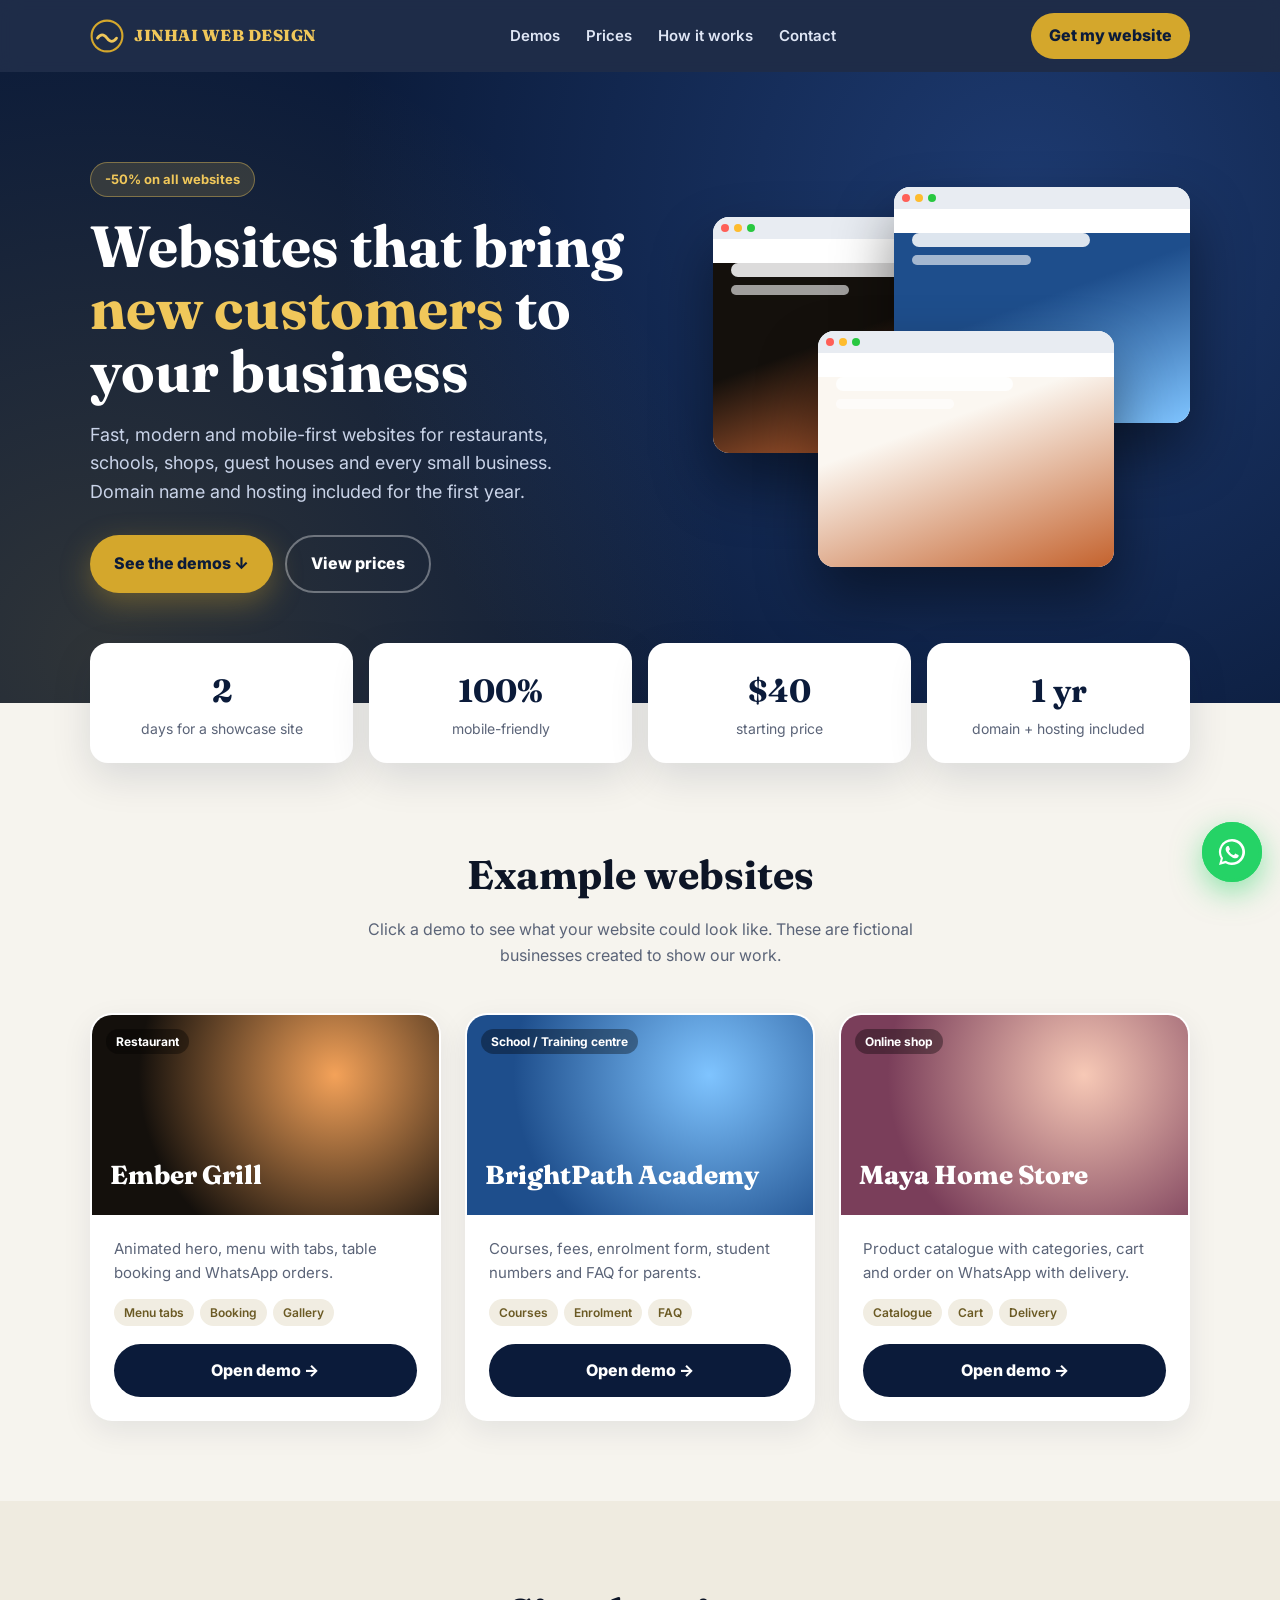
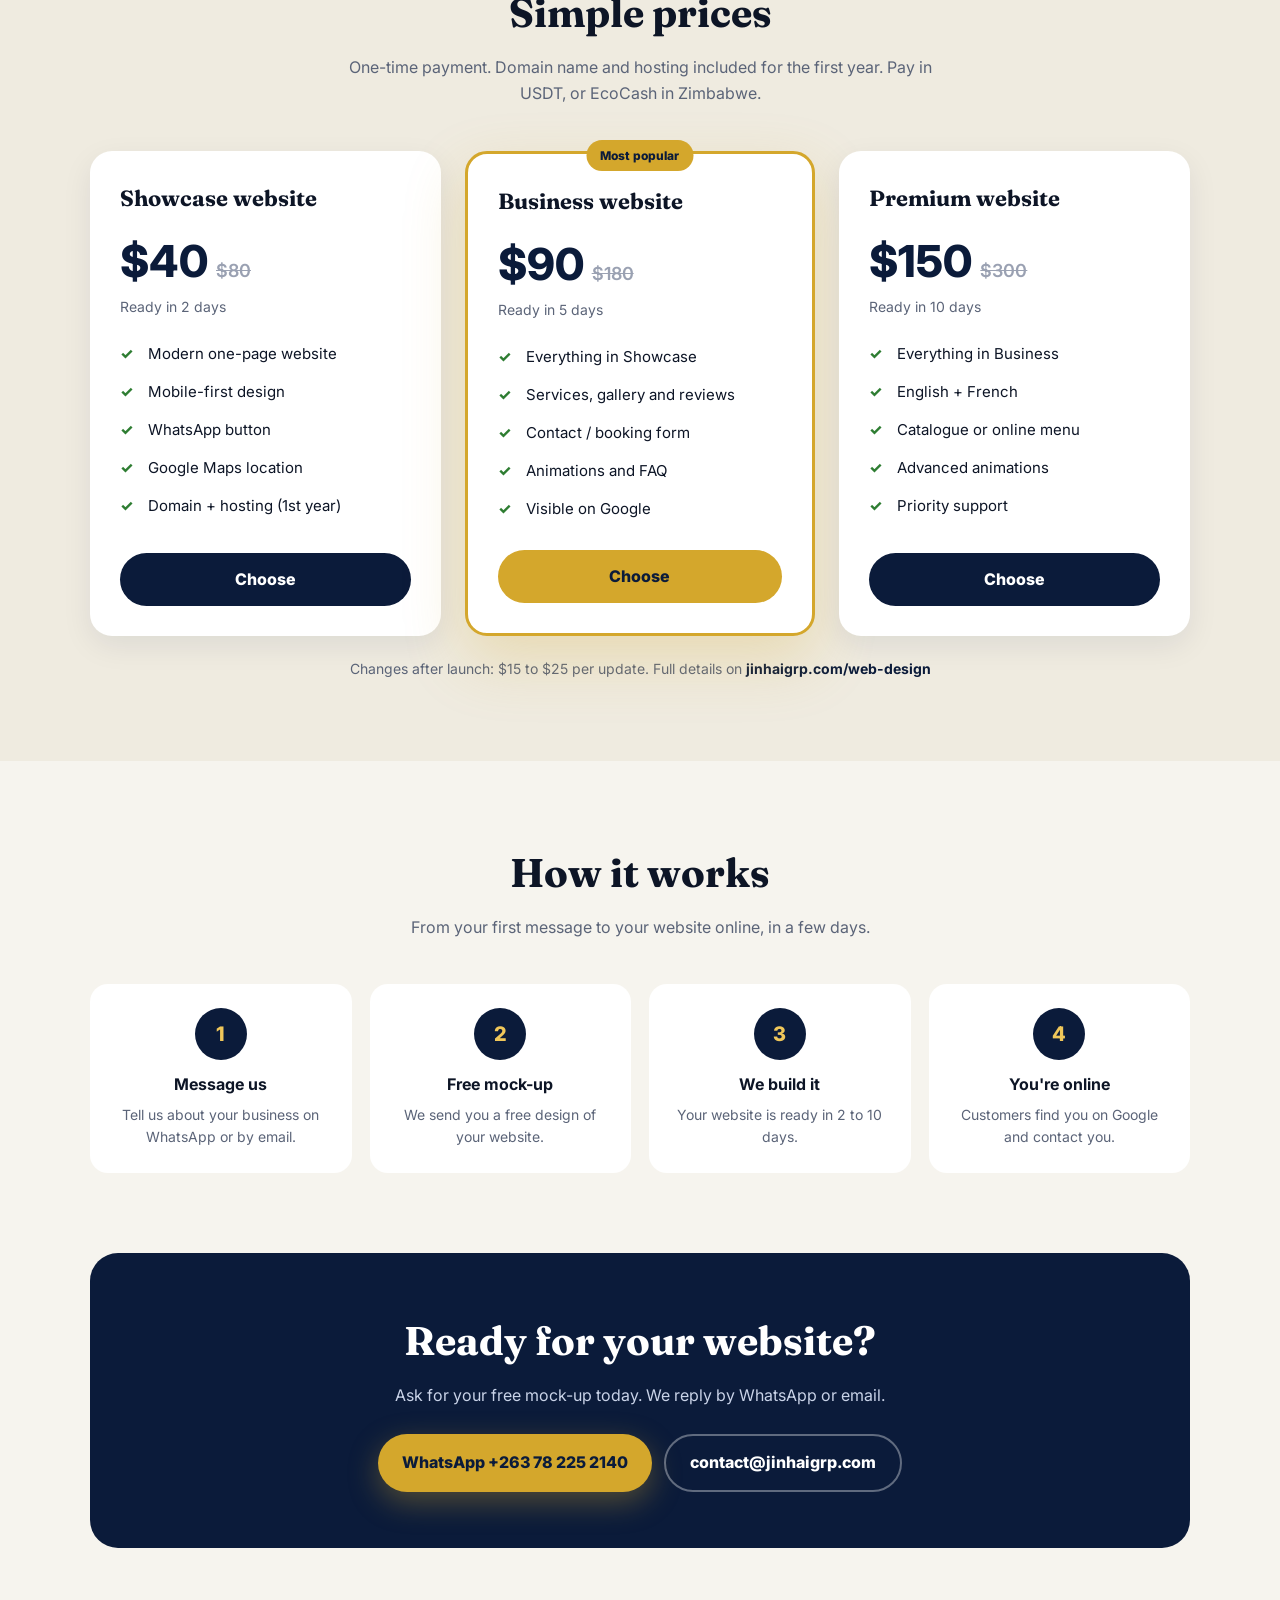
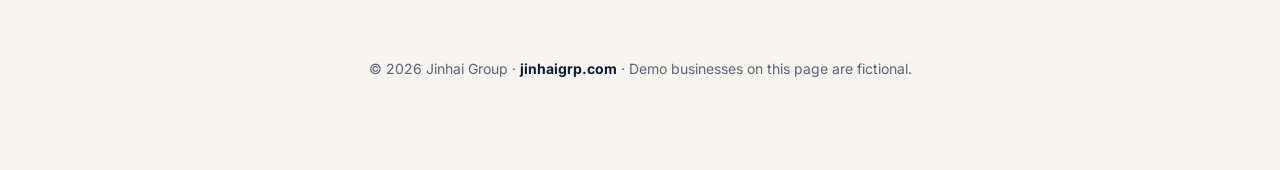
<file: index.html>
<!doctype html>
<html lang="en">
<head>
<meta charset="utf-8">
<meta name="viewport" content="width=device-width,initial-scale=1">
<title>Jinhai Web Design – Website Demos</title>
<meta name="description" content="See example websites by Jinhai Group Web Design: restaurant, school and online shop. Fast, mobile-first websites for small businesses from $40.">
<link rel="icon" href="data:image/svg+xml,<svg xmlns='http://www.w3.org/2000/svg' viewBox='0 0 64 64'><circle cx='32' cy='32' r='30' fill='%230B1B3A' stroke='%23D4A72C' stroke-width='4'/><path d='M14 36c6-8 12-8 18 0s12 8 18 0' fill='none' stroke='%23F0C75A' stroke-width='5' stroke-linecap='round'/></svg>">
<link rel="preconnect" href="https://fonts.googleapis.com"><link rel="preconnect" href="https://fonts.gstatic.com" crossorigin>
<link href="https://fonts.googleapis.com/css2?family=Fraunces:wght@600;800&family=Inter:wght@400;600;800&display=swap" rel="stylesheet">
<style>
:root{--navy:#0B1B3A;--navy2:#12284F;--gold:#D4A72C;--gold2:#F0C75A;--ink:#0d1526;--muted:#5b6478;--bg:#f6f4ee;--card:#fff}
*{box-sizing:border-box;margin:0;padding:0}html{scroll-behavior:smooth}
body{font-family:Inter,system-ui,sans-serif;color:var(--ink);background:var(--bg);line-height:1.6;overflow-x:hidden}
a{color:inherit;text-decoration:none}
.wrap{max-width:1140px;margin:0 auto;padding:0 20px}
header{position:sticky;top:0;z-index:50;background:rgba(11,27,58,.92);backdrop-filter:blur(10px);transition:box-shadow .3s}
header.shrink{box-shadow:0 8px 24px rgba(0,0,0,.25)}
.nav{height:72px;display:flex;align-items:center;justify-content:space-between;transition:height .3s}
header.shrink .nav{height:58px}
.logo{display:flex;align-items:center;gap:10px;color:var(--gold2);font-family:Fraunces,serif;font-weight:800;letter-spacing:.5px}
.logo svg{width:34px;height:34px}
.menu{display:flex;gap:26px;color:#dfe6f5;font-weight:600;font-size:15px}
.menu a{position:relative;white-space:nowrap}.menu a::after{content:"";position:absolute;left:0;bottom:-4px;height:2px;width:0;background:var(--gold2);transition:width .25s}.menu a:hover::after{width:100%}
.cta{background:var(--gold);color:var(--navy);padding:10px 18px;border-radius:999px;font-weight:800;white-space:nowrap}
.burger{display:none;background:none;border:0;color:#fff;font-size:28px;cursor:pointer}
.hero{background:radial-gradient(circle at 80% 20%,#1d3a70,var(--navy) 60%);color:#fff;padding:90px 0 110px;position:relative;overflow:hidden}
.hero::before{content:"";position:absolute;inset:-20%;background:radial-gradient(circle at 20% 80%,rgba(212,167,44,.18),transparent 40%);animation:drift 12s ease-in-out infinite alternate}
@keyframes drift{to{transform:translate(4%,-4%) scale(1.08)}}
.hero .wrap{position:relative;display:grid;grid-template-columns:1.1fr .9fr;gap:40px;align-items:center}
.tag{display:inline-block;background:rgba(240,199,90,.15);color:var(--gold2);border:1px solid rgba(240,199,90,.4);padding:6px 14px;border-radius:999px;font-size:13px;font-weight:700;margin-bottom:18px}
h1{font-family:Fraunces,serif;font-size:clamp(34px,5vw,58px);line-height:1.08;margin-bottom:18px}
h1 em{color:var(--gold2);font-style:normal}
.hero p{color:#c9d3e8;font-size:18px;max-width:520px;margin-bottom:28px}
.btns{display:flex;gap:12px;flex-wrap:wrap}
.btn{padding:14px 24px;border-radius:999px;font-weight:800;display:inline-flex;align-items:center;gap:8px;transition:transform .2s,box-shadow .2s}
.btn:hover{transform:translateY(-3px)}
.btn.gold{background:var(--gold);color:var(--navy);box-shadow:0 10px 30px rgba(212,167,44,.35)}
.btn.ghost{border:2px solid rgba(255,255,255,.35);color:#fff}
.stack{position:relative;height:380px}
.mock{position:absolute;width:62%;border-radius:16px;overflow:hidden;box-shadow:0 30px 60px rgba(0,0,0,.45);background:#fff;animation:bob 6s ease-in-out infinite}
.mock .bar{height:22px;background:#e8ecf2;display:flex;gap:5px;align-items:center;padding:0 8px}.mock .bar i{width:8px;height:8px;border-radius:50%;background:#ff5f57}.mock .bar i:nth-child(2){background:#febc2e}.mock .bar i:nth-child(3){background:#28c840}
.mock .scr{height:190px}
.m1{left:0;top:30px}.m1 .scr{background:linear-gradient(160deg,#14100c 40%,#e8743b)}
.m2{right:0;top:0;animation-delay:-2s}.m2 .scr{background:linear-gradient(160deg,#1e4e8c 40%,#7fc4ff)}
.m3{left:22%;bottom:0;animation-delay:-4s}.m3 .scr{background:linear-gradient(160deg,#fbf7f1 30%,#c4622d)}
.mock .scr b{display:block;margin:24px 18px 8px;height:14px;width:60%;border-radius:8px;background:rgba(255,255,255,.85)}.mock .scr b+b{width:40%;height:10px;margin-top:0;opacity:.7}
@keyframes bob{50%{transform:translateY(-10px)}}
section{padding:80px 0}
.h2{font-family:Fraunces,serif;font-size:clamp(28px,3.4vw,40px);margin-bottom:10px;text-align:center}
.sub{color:var(--muted);text-align:center;max-width:620px;margin:0 auto 44px}
.stats{display:grid;grid-template-columns:repeat(4,1fr);gap:16px;margin-top:-60px;position:relative;z-index:2}
.stat{background:var(--card);border-radius:18px;padding:22px;text-align:center;box-shadow:0 14px 40px rgba(11,27,58,.12)}
.stat b{display:block;font-size:32px;color:var(--navy);font-family:Fraunces,serif}.stat span{color:var(--muted);font-size:14px}
.demos{display:grid;grid-template-columns:repeat(3,1fr);gap:24px}
.demo{background:var(--card);border-radius:22px;overflow:hidden;box-shadow:0 10px 30px rgba(11,27,58,.08);transition:transform .3s,box-shadow .3s;display:flex;flex-direction:column;border:2px solid transparent}
.demo:hover{transform:translateY(-6px);box-shadow:0 22px 50px rgba(11,27,58,.18);border-color:var(--gold)}
.thumb{height:200px;position:relative;display:flex;align-items:flex-end;padding:18px;color:#fff;font-family:Fraunces,serif;font-size:26px;font-weight:800}
.thumb small{position:absolute;top:14px;left:14px;font:700 12px Inter;background:rgba(0,0,0,.35);padding:5px 10px;border-radius:999px;backdrop-filter:blur(6px)}
.t1{background:radial-gradient(circle at 70% 30%,#f4a259,#14100c 70%)}.t2{background:radial-gradient(circle at 70% 30%,#7fc4ff,#1e4e8c 70%)}.t3{background:radial-gradient(circle at 70% 30%,#f7c9b6,#7a3e5a 70%)}
.demo .body{padding:22px;flex:1;display:flex;flex-direction:column}
.demo p{color:var(--muted);font-size:15px;margin-bottom:14px;flex:1}
.chips{display:flex;flex-wrap:wrap;gap:6px;margin-bottom:18px}.chips span{font-size:12px;background:#f1ede2;color:#6b5a24;padding:4px 10px;border-radius:999px;font-weight:600}
.demo .btn{justify-content:center;background:var(--navy);color:#fff}
.plans{display:grid;grid-template-columns:repeat(3,1fr);gap:24px;align-items:stretch}
.plan{background:var(--card);border-radius:22px;padding:30px;box-shadow:0 10px 30px rgba(11,27,58,.08);display:flex;flex-direction:column;position:relative;transition:transform .3s}
.plan:hover{transform:translateY(-6px)}
.plan.pop{border:3px solid var(--gold);box-shadow:0 24px 60px rgba(212,167,44,.25)}
.badge{position:absolute;top:-14px;left:50%;transform:translateX(-50%);background:var(--gold);color:var(--navy);font-weight:800;font-size:12px;padding:6px 14px;border-radius:999px;white-space:nowrap}
.plan h3{font-family:Fraunces,serif;font-size:22px}
.price{font-size:44px;font-weight:800;color:var(--navy);margin:10px 0 0}.price s{font-size:18px;color:#9aa1b2;margin-left:8px;font-weight:600}
.days{color:var(--muted);font-size:14px;margin-bottom:16px}
.plan ul{list-style:none;margin-bottom:22px;flex:1}.plan li{padding:7px 0 7px 28px;position:relative;font-size:15px}.plan li::before{content:"✓";position:absolute;left:0;color:#2e7d32;font-weight:800}
.plan .btn{justify-content:center;background:var(--navy);color:#fff}.plan.pop .btn{background:var(--gold);color:var(--navy)}
.note{text-align:center;color:var(--muted);font-size:14px;margin-top:22px}
.steps{display:grid;grid-template-columns:repeat(4,1fr);gap:18px}
.step{background:var(--card);border-radius:18px;padding:24px;text-align:center}
.step i{display:grid;place-items:center;width:52px;height:52px;margin:0 auto 12px;border-radius:50%;background:var(--navy);color:var(--gold2);font-style:normal;font-weight:800;font-size:20px}
.step h4{margin-bottom:6px}.step p{color:var(--muted);font-size:14px}
.contact{background:var(--navy);color:#fff;text-align:center;border-radius:28px;padding:56px 24px}
.contact h2{font-family:Fraunces,serif;font-size:clamp(28px,3.4vw,40px);margin-bottom:10px}.contact p{color:#c9d3e8;margin-bottom:26px}
footer{text-align:center;color:var(--muted);font-size:14px;padding:30px 0 90px}
footer a{color:var(--navy);font-weight:700}
.wa{position:fixed;right:18px;bottom:18px;width:60px;height:60px;border-radius:50%;background:#25d366;display:grid;place-items:center;box-shadow:0 10px 30px rgba(37,211,102,.5);z-index:60}
.wa::before{content:"";position:absolute;inset:0;border-radius:50%;border:3px solid #25d366;animation:pulse 2s infinite}
@keyframes pulse{to{transform:scale(1.6);opacity:0}}
.wa svg{width:32px;height:32px;fill:#fff}
.rv{opacity:0;transform:translateY(34px);transition:opacity .8s,transform .8s cubic-bezier(.2,.8,.2,1)}.rv.in{opacity:1;transform:none}
@media(max-width:960px){.hero .wrap{grid-template-columns:1fr}.stack{height:300px;max-width:460px}.demos,.plans{grid-template-columns:1fr}.stats{grid-template-columns:repeat(2,1fr)}.steps{grid-template-columns:repeat(2,1fr)}.plan.pop{margin-top:10px}}
@media(max-width:860px){.burger{display:block}.menu{position:fixed;top:58px;left:0;right:0;flex-direction:column;background:var(--navy);padding:22px;gap:18px;transform:translateY(-110%);visibility:hidden;transition:transform .35s,visibility .35s}.menu.open{transform:none;visibility:visible}.nav .cta{display:none}}
@media(max-width:480px){.hero{padding:60px 0 90px}.steps{grid-template-columns:1fr}.stat b{font-size:26px}}
@media(prefers-reduced-motion:reduce){*{animation:none!important;transition:none!important}.rv{opacity:1;transform:none}}
</style>
</head>
<body>
<header id="hd"><div class="wrap nav">
  <a class="logo" href="#top"><svg viewBox="0 0 64 64"><circle cx="32" cy="32" r="29" fill="none" stroke="#D4A72C" stroke-width="4"/><path d="M14 36c6-8 12-8 18 0s12 8 18 0" fill="none" stroke="#F0C75A" stroke-width="5" stroke-linecap="round"/></svg>JINHAI WEB DESIGN</a>
  <nav class="menu" id="menu"><a href="#demos">Demos</a><a href="#prices">Prices</a><a href="#how">How it works</a><a href="#contact">Contact</a></nav>
  <a class="cta" href="https://wa.me/263782252140?text=Hello%20Jinhai%20Group%2C%20I%20would%20like%20a%20website" target="_blank" rel="noopener">Get my website</a>
  <button class="burger" id="burger" aria-label="Open menu" aria-expanded="false">☰</button>
</div></header>

<section class="hero" id="top"><div class="wrap">
  <div>
    <span class="tag">-50% on all websites</span>
    <h1>Websites that bring <em>new customers</em> to your business</h1>
    <p>Fast, modern and mobile-first websites for restaurants, schools, shops, guest houses and every small business. Domain name and hosting included for the first year.</p>
    <div class="btns"><a class="btn gold" href="#demos">See the demos ↓</a><a class="btn ghost" href="#prices">View prices</a></div>
  </div>
  <div class="stack" aria-hidden="true">
    <div class="mock m1"><div class="bar"><i></i><i></i><i></i></div><div class="scr"><b></b><b></b></div></div>
    <div class="mock m2"><div class="bar"><i></i><i></i><i></i></div><div class="scr"><b></b><b></b></div></div>
    <div class="mock m3"><div class="bar"><i></i><i></i><i></i></div><div class="scr"><b></b><b></b></div></div>
  </div>
</div></section>

<div class="wrap"><div class="stats">
  <div class="stat rv"><b data-count="2">0</b><span>days for a showcase site</span></div>
  <div class="stat rv"><b data-count="100" data-suf="%">0</b><span>mobile-friendly</span></div>
  <div class="stat rv"><b data-count="40" data-pre="$">0</b><span>starting price</span></div>
  <div class="stat rv"><b data-count="1" data-suf=" yr">0</b><span>domain + hosting included</span></div>
</div></div>

<section id="demos"><div class="wrap">
  <h2 class="h2 rv">Example websites</h2>
  <p class="sub rv">Click a demo to see what your website could look like. These are fictional businesses created to show our work.</p>
  <div class="demos">
    <a class="demo rv" href="restaurant.html"><div class="thumb t1"><small>Restaurant</small>Ember Grill</div><div class="body"><p>Animated hero, menu with tabs, table booking and WhatsApp orders.</p><div class="chips"><span>Menu tabs</span><span>Booking</span><span>Gallery</span></div><span class="btn">Open demo →</span></div></a>
    <a class="demo rv" href="school.html"><div class="thumb t2"><small>School / Training centre</small>BrightPath Academy</div><div class="body"><p>Courses, fees, enrolment form, student numbers and FAQ for parents.</p><div class="chips"><span>Courses</span><span>Enrolment</span><span>FAQ</span></div><span class="btn">Open demo →</span></div></a>
    <a class="demo rv" href="shop.html"><div class="thumb t3"><small>Online shop</small>Maya Home Store</div><div class="body"><p>Product catalogue with categories, cart and order on WhatsApp with delivery.</p><div class="chips"><span>Catalogue</span><span>Cart</span><span>Delivery</span></div><span class="btn">Open demo →</span></div></a>
  </div>
</div></section>

<section id="prices" style="background:#efebe0"><div class="wrap">
  <h2 class="h2 rv">Simple prices</h2>
  <p class="sub rv">One-time payment. Domain name and hosting included for the first year. Pay in USDT, or EcoCash in Zimbabwe.</p>
  <div class="plans">
    <div class="plan rv"><h3>Showcase website</h3><div class="price">$40<s>$80</s></div><div class="days">Ready in 2 days</div><ul><li>Modern one-page website</li><li>Mobile-first design</li><li>WhatsApp button</li><li>Google Maps location</li><li>Domain + hosting (1st year)</li></ul><a class="btn" href="https://wa.me/263782252140?text=Hello%2C%20I%20want%20the%20Showcase%20website" target="_blank" rel="noopener">Choose</a></div>
    <div class="plan pop rv"><span class="badge">Most popular</span><h3>Business website</h3><div class="price">$90<s>$180</s></div><div class="days">Ready in 5 days</div><ul><li>Everything in Showcase</li><li>Services, gallery and reviews</li><li>Contact / booking form</li><li>Animations and FAQ</li><li>Visible on Google</li></ul><a class="btn" href="https://wa.me/263782252140?text=Hello%2C%20I%20want%20the%20Business%20website" target="_blank" rel="noopener">Choose</a></div>
    <div class="plan rv"><h3>Premium website</h3><div class="price">$150<s>$300</s></div><div class="days">Ready in 10 days</div><ul><li>Everything in Business</li><li>English + French</li><li>Catalogue or online menu</li><li>Advanced animations</li><li>Priority support</li></ul><a class="btn" href="https://wa.me/263782252140?text=Hello%2C%20I%20want%20the%20Premium%20website" target="_blank" rel="noopener">Choose</a></div>
  </div>
  <p class="note rv">Changes after launch: $15 to $25 per update. Full details on <a href="https://jinhaigrp.com/web-design" style="color:var(--navy);font-weight:700">jinhaigrp.com/web-design</a></p>
</div></section>

<section id="how"><div class="wrap">
  <h2 class="h2 rv">How it works</h2>
  <p class="sub rv">From your first message to your website online, in a few days.</p>
  <div class="steps">
    <div class="step rv"><i>1</i><h4>Message us</h4><p>Tell us about your business on WhatsApp or by email.</p></div>
    <div class="step rv"><i>2</i><h4>Free mock-up</h4><p>We send you a free design of your website.</p></div>
    <div class="step rv"><i>3</i><h4>We build it</h4><p>Your website is ready in 2 to 10 days.</p></div>
    <div class="step rv"><i>4</i><h4>You're online</h4><p>Customers find you on Google and contact you.</p></div>
  </div>
</div></section>

<section id="contact" style="padding-top:0"><div class="wrap"><div class="contact rv">
  <h2>Ready for your website?</h2>
  <p>Ask for your free mock-up today. We reply by WhatsApp or email.</p>
  <div class="btns" style="justify-content:center"><a class="btn gold" href="https://wa.me/263782252140?text=Hello%20Jinhai%20Group%2C%20I%20would%20like%20a%20free%20website%20mock-up" target="_blank" rel="noopener">WhatsApp +263 78 225 2140</a><a class="btn ghost" href="mailto:contact@jinhaigrp.com">contact@jinhaigrp.com</a></div>
</div></div></section>

<footer>© <span id="yr"></span> Jinhai Group · <a href="https://jinhaigrp.com">jinhaigrp.com</a> · Demo businesses on this page are fictional.</footer>
<a class="wa" href="https://wa.me/263782252140?text=Hello%20Jinhai%20Group%2C%20I%20would%20like%20a%20website" target="_blank" rel="noopener" aria-label="Chat on WhatsApp"><svg viewBox="0 0 32 32"><path d="M16 3a13 13 0 0 0-11.2 19.6L3 29l6.6-1.7A13 13 0 1 0 16 3zm0 23.6c-2 0-4-.6-5.7-1.6l-.4-.2-3.9 1 1-3.8-.3-.4A10.6 10.6 0 1 1 16 26.6zm5.8-7.9c-.3-.2-1.9-.9-2.2-1s-.5-.2-.7.2-.8 1-1 1.2-.4.2-.7 0a8.7 8.7 0 0 1-4.3-3.8c-.3-.6.3-.5 1-1.7.1-.2 0-.4 0-.6l-1-2.4c-.3-.6-.5-.5-.7-.5h-.6a1.2 1.2 0 0 0-.9.4 3.6 3.6 0 0 0-1.1 2.7 6.3 6.3 0 0 0 1.3 3.3 14.4 14.4 0 0 0 5.5 4.9c2 .9 2.8.9 3.8.8.6-.1 1.9-.8 2.2-1.5s.3-1.3.2-1.5-.3-.2-.6-.4z"/></svg></a>
<script>
const h=document.getElementById('hd');addEventListener('scroll',()=>h.classList.toggle('shrink',scrollY>30));
const b=document.getElementById('burger'),m=document.getElementById('menu');b.onclick=()=>{const o=m.classList.toggle('open');b.setAttribute('aria-expanded',o)};m.querySelectorAll('a').forEach(a=>a.onclick=()=>{m.classList.remove('open');b.setAttribute('aria-expanded',false)});
document.getElementById('yr').textContent=new Date().getFullYear();
const io=new IntersectionObserver(es=>es.forEach(e=>{if(e.isIntersecting){const s=[...e.target.parentNode.children].filter(c=>c.classList.contains('rv'));e.target.style.transitionDelay=(s.indexOf(e.target)%4*90)+'ms';e.target.classList.add('in');const c=e.target.querySelector('[data-count]');if(c)count(c);io.unobserve(e.target)}}),{threshold:.12});
document.querySelectorAll('.rv').forEach(e=>io.observe(e));
function count(el){const n=+el.dataset.count,p=el.dataset.pre||'',s=el.dataset.suf||'',t0=performance.now();(function f(t){const k=Math.min(1,(t-t0)/1400),v=Math.round(n*(1-Math.pow(1-k,3)));el.textContent=p+v+s;if(k<1)requestAnimationFrame(f)})(t0)}
</script>
</body>
</html>
</file>
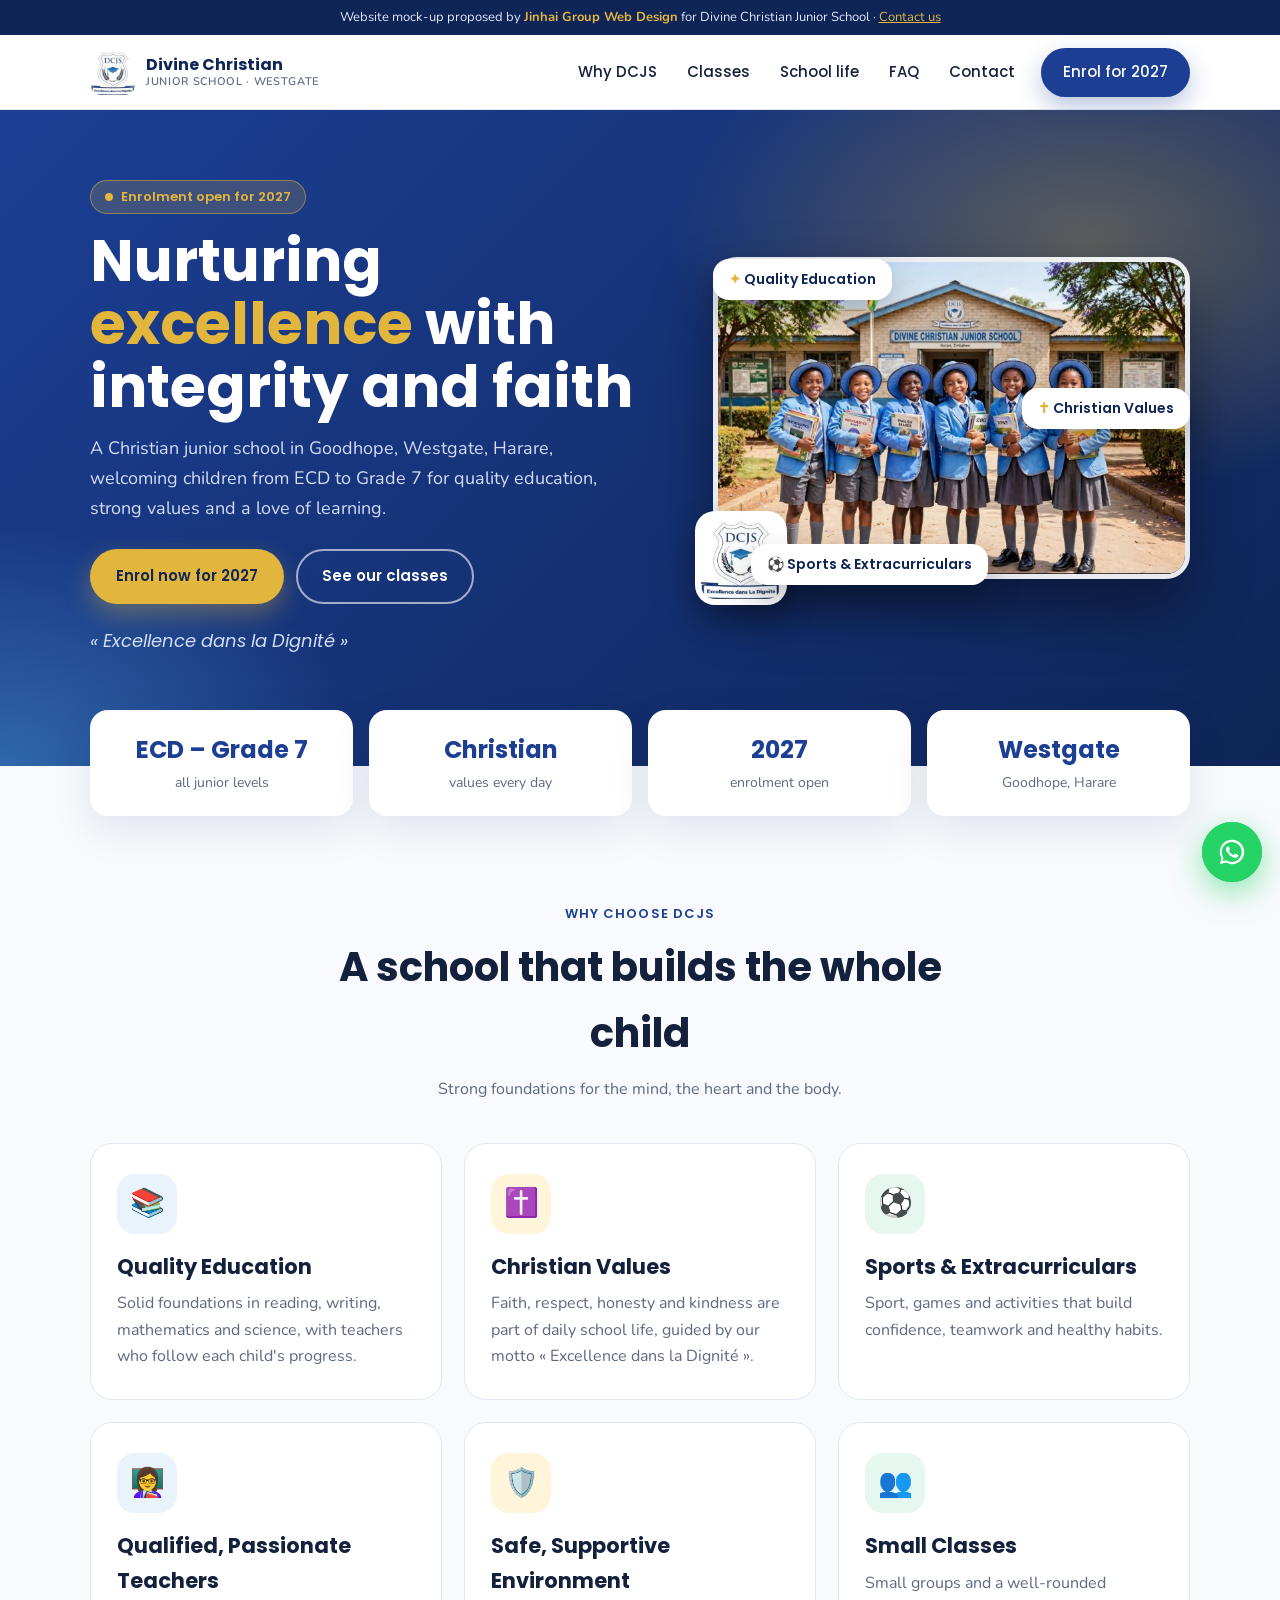
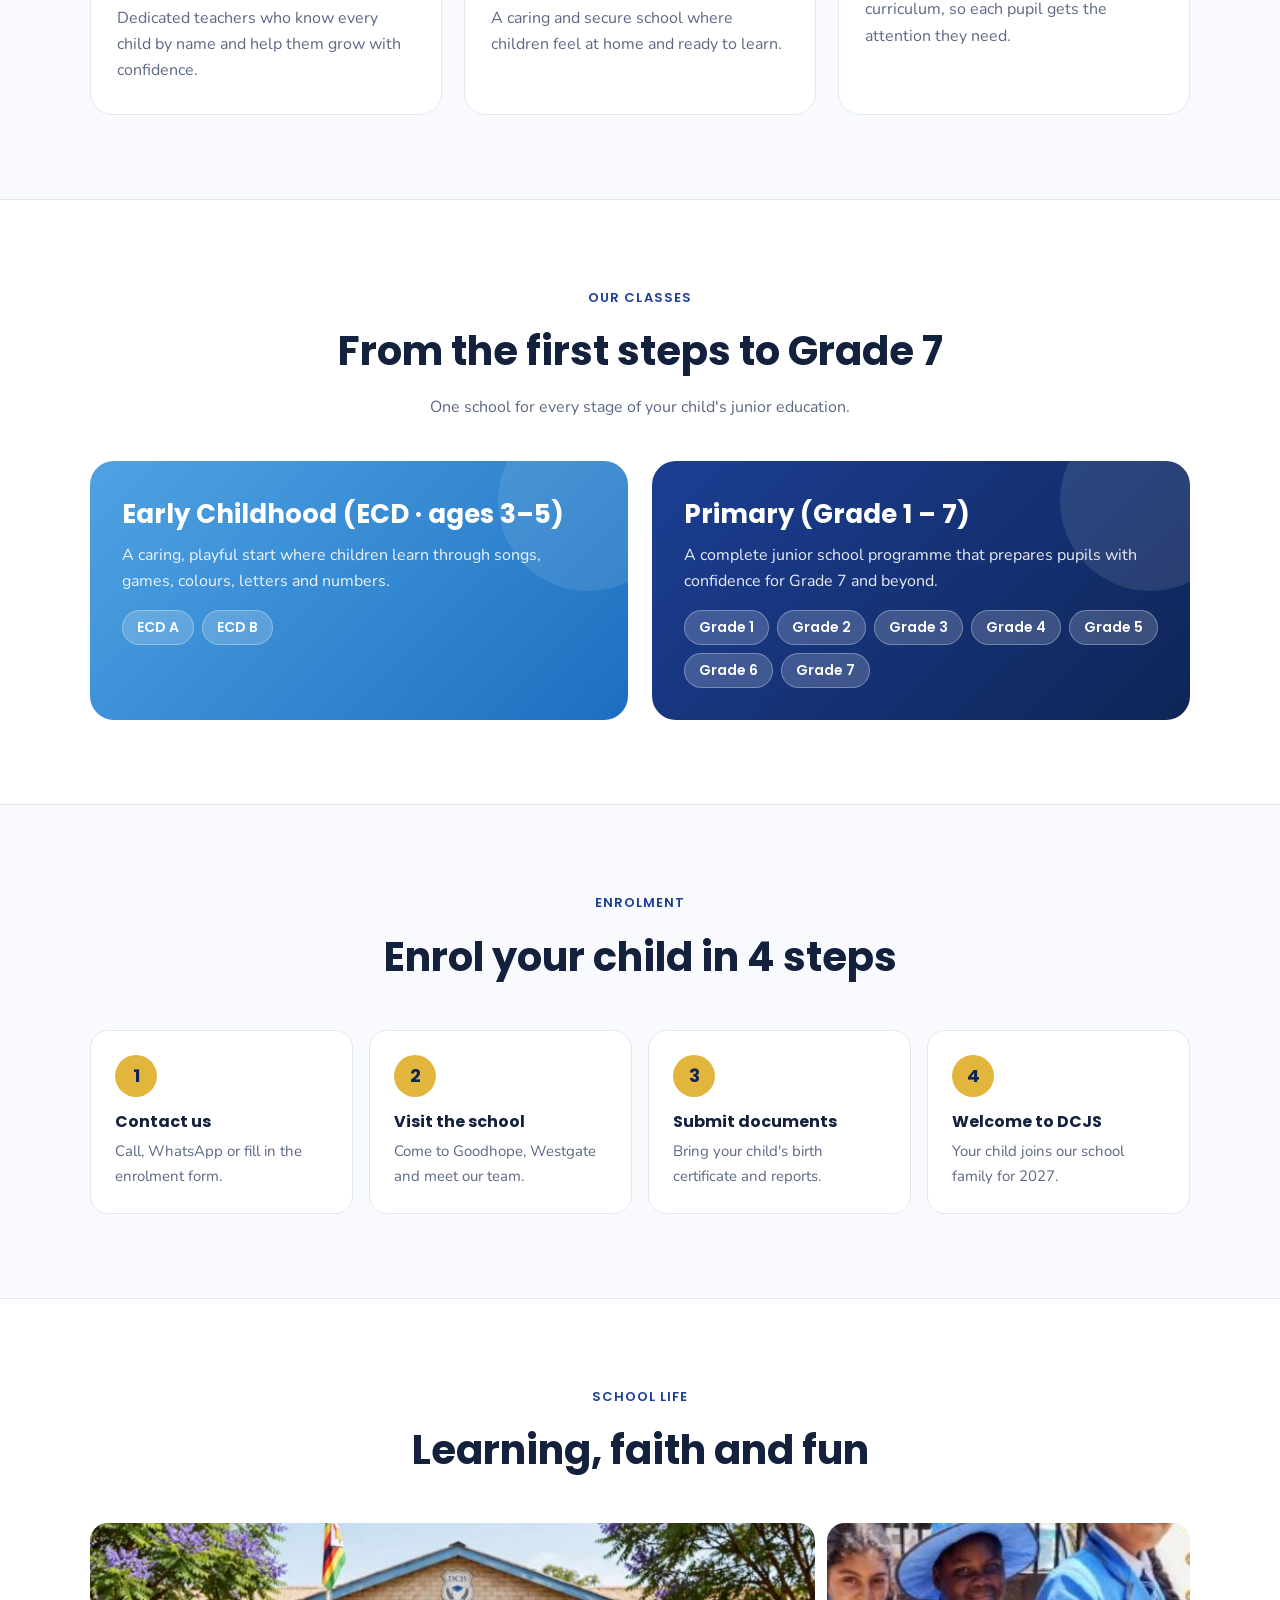
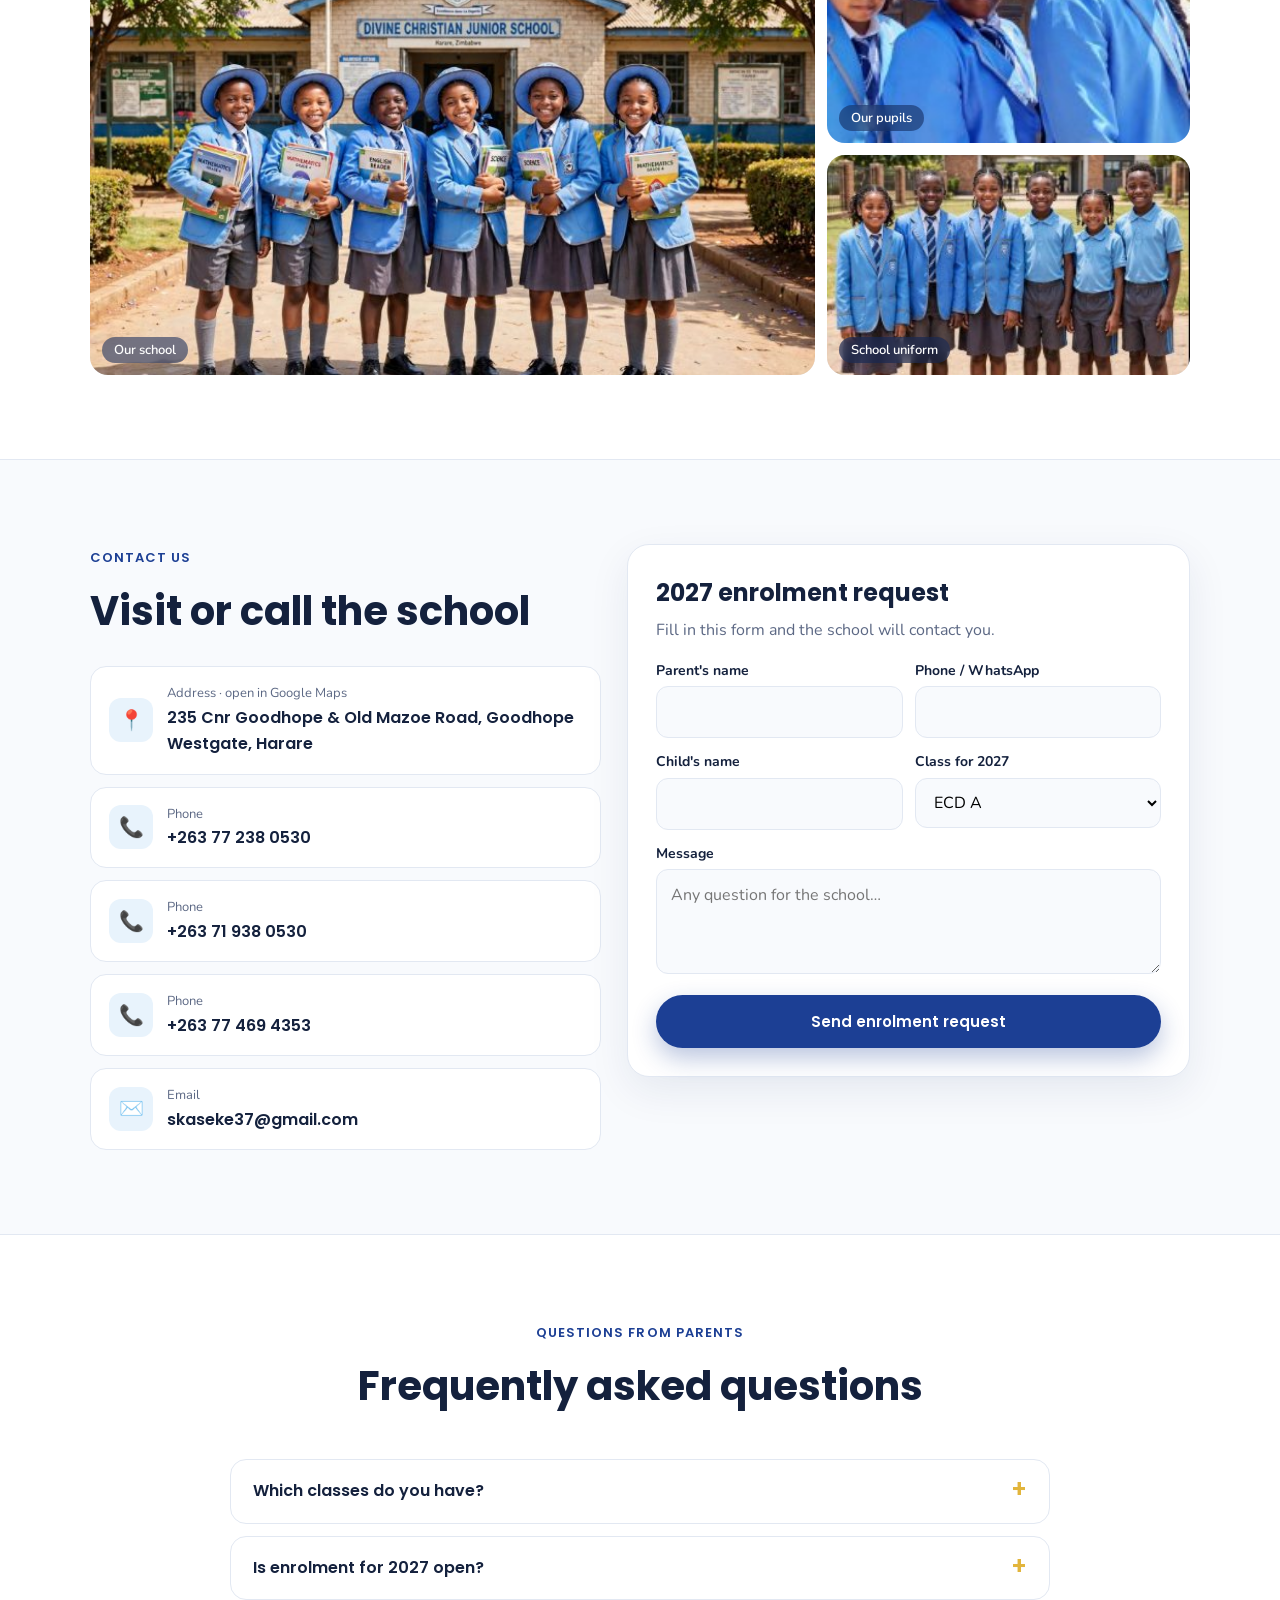
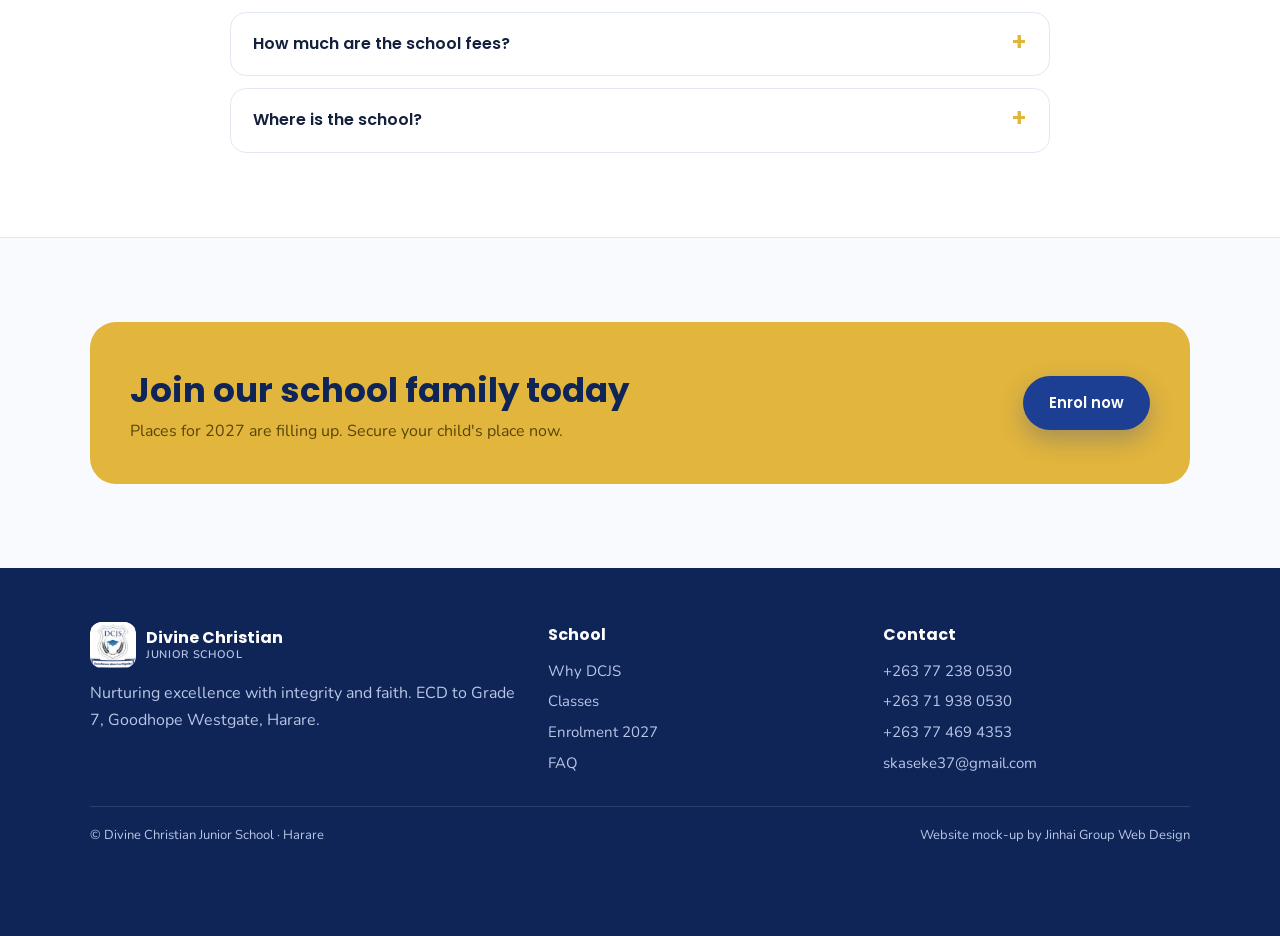
<file: divine-christian/index.html>
<!doctype html>
<html lang="en">
<head>
<meta charset="utf-8"><meta name="viewport" content="width=device-width,initial-scale=1">
<meta name="robots" content="noindex, nofollow">
<title>Divine Christian Junior School – Westgate, Harare | ECD to Grade 7</title>
<meta name="description" content="Divine Christian Junior School in Goodhope, Westgate, Harare. Quality education with Christian values from ECD to Grade 7. Enrol now for 2027.">
<link rel="icon" href="data:image/svg+xml,<svg xmlns='http://www.w3.org/2000/svg' viewBox='0 0 64 64'><path d='M32 4l24 8v18c0 15-10 25-24 30C18 55 8 45 8 30V12z' fill='%231C3F94' stroke='%23E2B53C' stroke-width='4'/><text x='32' y='40' font-size='15' font-family='Arial' font-weight='700' fill='white' text-anchor='middle'>DCJS</text></svg>">
<link rel="preconnect" href="https://fonts.googleapis.com"><link rel="preconnect" href="https://fonts.gstatic.com" crossorigin>
<link href="https://fonts.googleapis.com/css2?family=Poppins:wght@500;600;700;800&family=Nunito:wght@400;600;700&display=swap" rel="stylesheet">
<style>
:root{--navy:#0F2557;--blue:#1C3F94;--sky:#4FA3E3;--sky-l:#E8F3FC;--gold:#E2B53C;--gold-l:#FFF5DA;--ink:#14213D;--muted:#5C6884;--bg:#F8FAFD;--line:#E2E8F2}
*{box-sizing:border-box;margin:0;padding:0}html{scroll-behavior:smooth}
body{font-family:Nunito,sans-serif;color:var(--ink);background:var(--bg);line-height:1.65;overflow-x:hidden}a{color:inherit;text-decoration:none}
h1,h2,h3,h4,.logo{font-family:Poppins,sans-serif}
.wrap{max-width:1140px;margin:0 auto;padding:0 20px}
.demo{background:var(--navy);color:#dfe7fb;text-align:center;font-size:13px;padding:7px 12px}.demo b{color:var(--gold)}.demo a{color:var(--gold);text-decoration:underline}
header{position:sticky;top:0;z-index:50;background:rgba(255,255,255,.93);backdrop-filter:blur(10px);border-bottom:1px solid var(--line);transition:box-shadow .3s}header.shrink{box-shadow:0 8px 24px rgba(15,37,87,.1)}
.nav{height:74px;display:flex;align-items:center;justify-content:space-between;gap:14px;transition:height .3s}header.shrink .nav{height:60px}
.logo{display:flex;align-items:center;gap:10px;font-weight:700;color:var(--navy);line-height:1.15}
.logo svg{width:44px;height:44px;flex-shrink:0}.logo small{display:block;font:600 11px Nunito;color:var(--muted);letter-spacing:.06em;text-transform:uppercase}
.menu{display:flex;align-items:center;gap:6px}.menu a{position:relative;padding:8px 12px;font-family:Poppins;font-weight:500;font-size:15px;white-space:nowrap}
.menu a::after{content:"";position:absolute;left:12px;bottom:3px;height:2px;width:0;background:var(--gold);transition:width .25s}.menu a:hover::after{width:calc(100% - 24px)}
.btn{display:inline-flex;align-items:center;justify-content:center;gap:8px;padding:13px 24px;border-radius:999px;font-family:Poppins;font-weight:600;transition:transform .2s,box-shadow .2s;white-space:nowrap;border:2px solid transparent;cursor:pointer;font-size:15px}
.btn:hover{transform:translateY(-3px)}.btn-gold{background:var(--gold);color:var(--navy);box-shadow:0 10px 24px rgba(226,181,60,.35)}.btn-blue{background:var(--blue);color:#fff;box-shadow:0 10px 24px rgba(28,63,148,.3)}.btn-line{border-color:rgba(255,255,255,.6);color:#fff}
.menu .btn{margin-left:8px;padding:10px 20px}.menu .btn::after{display:none}
.burger{display:none;background:var(--sky-l);border:0;border-radius:12px;width:44px;height:44px;font-size:24px;color:var(--blue);cursor:pointer}
.hero{position:relative;color:#fff;overflow:hidden;background:radial-gradient(700px 420px at 85% 20%,rgba(226,181,60,.35),transparent 60%),radial-gradient(600px 400px at 0% 100%,rgba(79,163,227,.45),transparent 60%),linear-gradient(135deg,var(--blue),var(--navy))}
.hero .wrap{display:grid;grid-template-columns:1.1fr .9fr;gap:40px;align-items:center;padding-top:70px;padding-bottom:110px}
.pill{display:inline-flex;align-items:center;gap:8px;background:rgba(226,181,60,.18);border:1px solid rgba(226,181,60,.5);color:var(--gold);padding:6px 14px;border-radius:999px;font:600 13px Poppins}
.pill i{width:8px;height:8px;border-radius:50%;background:var(--gold);animation:blink 1.6s infinite}@keyframes blink{50%{opacity:.25}}
h1{font-size:clamp(34px,5.2vw,58px);line-height:1.08;margin:16px 0}h1 em{font-style:normal;color:var(--gold)}
.hero p{color:#d2ddf6;font-size:18px;max-width:520px}
.cta{display:flex;gap:12px;flex-wrap:wrap;margin-top:26px}
.motto{margin-top:22px;font-family:Poppins;font-style:italic;color:#bcd0f5}
.crest{position:relative;height:380px;display:grid;place-items:center}
.crest .photo{position:relative;width:100%;margin:0;animation:bob 7s ease-in-out infinite}
.crest .photo>img:first-child{width:100%;height:auto;display:block;border-radius:24px;border:5px solid rgba(255,255,255,.9);box-shadow:0 30px 60px rgba(0,0,0,.4)}
.crest .badge{position:absolute;left:-18px;bottom:-26px;width:92px;height:auto;border-radius:20px;background:#fff;padding:6px;box-shadow:0 14px 30px rgba(0,0,0,.3)}
.logo img{width:46px;height:46px;border-radius:12px;object-fit:contain;background:#fff;flex-shrink:0}
.w .ic.y{background:var(--gold-l)}.w .ic.b{background:var(--sky-l)}.w .ic.g{background:#E5F7EE}
@keyframes bob{50%{transform:translateY(-12px)}}
.fl{position:absolute;background:#fff;color:var(--navy);border-radius:16px;padding:10px 16px;font:600 14px Poppins;box-shadow:0 16px 34px rgba(0,0,0,.25);animation:bob 5s ease-in-out infinite;white-space:nowrap}
.fl1{top:8%;left:0}.fl2{top:42%;right:0;animation-delay:-1.6s}.fl3{bottom:6%;left:8%;animation-delay:-3.2s}
.fl span{color:var(--gold)}
.strip{display:grid;grid-template-columns:repeat(4,1fr);gap:16px;margin-top:-56px;position:relative;z-index:3}
.st{background:#fff;border-radius:18px;padding:20px;text-align:center;box-shadow:0 14px 40px rgba(15,37,87,.1)}.st b{display:block;font-family:Poppins;font-size:24px;color:var(--blue)}.st span{color:var(--muted);font-size:14px}
section.s{padding:84px 0}.alt{background:#fff;border-top:1px solid var(--line);border-bottom:1px solid var(--line)}
.sh{text-align:center;max-width:680px;margin:0 auto 40px}.sh .tag{font:600 13px Poppins;letter-spacing:.08em;text-transform:uppercase;color:var(--blue)}.sh h2{font-size:clamp(28px,3.6vw,40px);margin:8px 0 10px}.sh p{color:var(--muted)}
.why{display:grid;grid-template-columns:repeat(3,1fr);gap:22px}
.w{background:#fff;border:1px solid var(--line);border-radius:22px;padding:30px 26px;transition:transform .3s,box-shadow .3s,border-color .3s}.w:hover{transform:translateY(-6px);box-shadow:0 20px 44px rgba(15,37,87,.12);border-color:var(--gold)}
.w .ic{width:60px;height:60px;border-radius:18px;display:grid;place-items:center;font-size:28px;margin-bottom:16px;transition:transform .3s}.w:hover .ic{transform:rotate(-8deg) scale(1.06)}
.w:nth-child(1) .ic{background:var(--sky-l)}.w:nth-child(2) .ic{background:var(--gold-l)}.w:nth-child(3) .ic{background:#E5F7EE}
.w h3{font-size:21px;margin-bottom:6px}.w p{color:var(--muted)}
.levels{display:grid;grid-template-columns:1fr 1fr;gap:24px}
.lv{border-radius:24px;padding:32px;color:#fff;position:relative;overflow:hidden}
.lv.ecd{background:linear-gradient(135deg,#4FA3E3,#1C6FC0)}.lv.pri{background:linear-gradient(135deg,var(--blue),var(--navy))}
.lv::after{content:"";position:absolute;right:-50px;top:-50px;width:180px;height:180px;border-radius:50%;background:rgba(255,255,255,.1)}
.lv h3{font-size:26px;margin-bottom:6px}.lv p{opacity:.9;margin-bottom:16px}
.grades{display:flex;flex-wrap:wrap;gap:8px}.grades span{background:rgba(255,255,255,.18);border:1px solid rgba(255,255,255,.3);padding:6px 14px;border-radius:999px;font:600 14px Poppins;animation:pop .5s both}
@keyframes pop{from{opacity:0;transform:scale(.7)}}
.steps{display:grid;grid-template-columns:repeat(4,1fr);gap:16px;counter-reset:s}
.step{background:#fff;border:1px solid var(--line);border-radius:18px;padding:24px}.step::before{counter-increment:s;content:counter(s);display:grid;place-items:center;width:42px;height:42px;border-radius:50%;background:var(--gold);color:var(--navy);font:700 18px Poppins;margin-bottom:12px}
.step h4{margin-bottom:4px}.step p{color:var(--muted);font-size:15px}
.gal{display:grid;grid-template-columns:2fr 1fr;grid-auto-rows:220px;gap:12px}.g img{position:absolute;inset:0;width:100%;height:100%;object-fit:cover;object-position:center 30%}
.g{border-radius:18px;position:relative;overflow:hidden;transition:transform .4s;display:grid;place-items:center;font-size:54px}.g:hover{transform:scale(1.03)}
.g span{position:absolute;left:12px;bottom:12px;background:rgba(15,37,87,.55);backdrop-filter:blur(6px);color:#fff;padding:4px 12px;border-radius:999px;font:600 13px Nunito}
.g1{grid-row:span 2}.g{background:var(--sky-l)}
.gnote{text-align:center;color:var(--muted);font-size:14px;margin-top:12px}
.enrol{display:grid;grid-template-columns:1fr 1.1fr;gap:26px;align-items:start}
.info{display:grid;gap:12px}
.info a,.info div{display:flex;gap:14px;align-items:center;background:#fff;border:1px solid var(--line);border-radius:16px;padding:16px 18px;transition:border-color .2s}.info a:hover{border-color:var(--blue)}
.info .ic{width:44px;height:44px;border-radius:12px;background:var(--sky-l);display:grid;place-items:center;font-size:20px;flex-shrink:0}.info small{display:block;color:var(--muted);font-size:13px}.info b{font-family:Poppins;font-weight:600;word-break:break-word}
.card{background:#fff;border:1px solid var(--line);border-radius:22px;padding:28px;box-shadow:0 14px 40px rgba(15,37,87,.08)}
form{display:grid;gap:12px}.f2{display:grid;grid-template-columns:1fr 1fr;gap:12px}
label{display:block;font-weight:700;font-size:14px;margin-bottom:4px}
input,select,textarea{width:100%;font:inherit;padding:12px 14px;border:1.5px solid var(--line);border-radius:12px;background:var(--bg)}
input:focus,select:focus,textarea:focus{outline:none;border-color:var(--blue);box-shadow:0 0 0 4px rgba(28,63,148,.12)}
.note{display:none;background:#E5F7EE;color:#1B6B47;border-radius:12px;padding:12px 14px;font-size:15px}.note.show{display:block}
.faq{max-width:820px;margin:0 auto;display:grid;gap:12px}
details{background:#fff;border:1px solid var(--line);border-radius:16px;padding:0 22px}details[open]{box-shadow:0 14px 34px rgba(15,37,87,.1)}
summary{list-style:none;cursor:pointer;padding:18px 0;font-family:Poppins;font-weight:600;display:flex;justify-content:space-between;gap:14px}summary::-webkit-details-marker{display:none}
summary::after{content:"+";color:var(--gold);font-size:24px;line-height:1;transition:transform .25s}details[open] summary::after{transform:rotate(45deg)}details p{color:var(--muted);padding-bottom:18px}
.band{background:var(--gold);border-radius:26px;padding:40px;display:flex;justify-content:space-between;align-items:center;gap:20px;flex-wrap:wrap}.band h2{font-size:clamp(24px,3vw,34px);color:var(--navy)}.band p{color:#5a4508}
footer{background:var(--navy);color:#b9c6e6;padding:54px 0 90px}
.fgrid{display:grid;grid-template-columns:1.4fr 1fr 1fr;gap:28px}footer h4{color:#fff;margin-bottom:10px}footer ul{list-style:none;display:grid;gap:6px;font-size:15px}footer .logo{color:#fff;margin-bottom:12px}footer .logo small{color:#b9c6e6}
.fbot{border-top:1px solid rgba(255,255,255,.12);margin-top:30px;padding-top:18px;display:flex;justify-content:space-between;gap:10px;flex-wrap:wrap;font-size:13px}
.wa{position:fixed;right:18px;bottom:18px;width:60px;height:60px;border-radius:50%;background:#25d366;display:grid;place-items:center;z-index:60;box-shadow:0 10px 30px rgba(37,211,102,.5)}.wa::before{content:"";position:absolute;inset:0;border-radius:50%;border:3px solid #25d366;animation:pulse 2s infinite}@keyframes pulse{to{transform:scale(1.6);opacity:0}}.wa svg{width:30px;height:30px;fill:#fff}
.rv{opacity:0;transform:translateY(34px);transition:opacity .8s,transform .8s cubic-bezier(.2,.8,.2,1)}.rv.in{opacity:1;transform:none}
@media(max-width:1100px) and (min-width:861px){.menu a{padding:8px 8px;font-size:14px}}
@media(max-width:980px){.hero .wrap,.enrol,.levels{grid-template-columns:1fr}.strip,.steps{grid-template-columns:1fr 1fr}.crest{height:320px}.fgrid{grid-template-columns:1fr}}
@media(max-width:860px){.burger{display:block}.menu{position:absolute;top:100%;left:0;right:0;flex-direction:column;align-items:stretch;background:#fff;padding:12px 20px 22px;box-shadow:0 20px 30px rgba(15,37,87,.12);transform:translateY(-10px);opacity:0;visibility:hidden;transition:transform .3s,opacity .3s,visibility .3s}.menu.open{transform:none;opacity:1;visibility:visible}.menu a{padding:13px 6px;border-bottom:1px solid var(--line)}.menu a::after{display:none}.menu .btn{margin:12px 0 0}}
@media(max-width:600px){.gal{grid-template-columns:1fr;grid-auto-rows:230px}.g1{grid-row:auto}.crest .badge{width:70px;left:-6px}.f2{grid-template-columns:1fr}.steps{grid-template-columns:1fr}.band{padding:26px}.fl{font-size:12px;padding:8px 12px}.crest .shield{width:180px}}
@media(prefers-reduced-motion:reduce){*{animation:none!important;transition:none!important}.rv{opacity:1;transform:none}}
@media(max-width:980px){.why{grid-template-columns:repeat(3,1fr);gap:16px}.w{padding:22px 18px}.w h3{font-size:18px}}
@media(max-width:760px){.why{grid-template-columns:repeat(2,1fr)}}
@media(max-width:600px){.why{gap:12px}.w{padding:18px 14px;border-radius:18px}.w .ic{width:46px;height:46px;font-size:22px;margin-bottom:10px;border-radius:14px}.w h3{font-size:16px;line-height:1.25}.w p{font-size:14px;line-height:1.45}}
</style>
</head>
<body>
<div class="demo">Website mock-up proposed by <b>Jinhai Group Web Design</b> for Divine Christian Junior School · <a href="https://wa.me/263782252140?text=Hello%20Jinhai%20Group%2C%20I%20saw%20the%20Divine%20Christian%20Junior%20School%20website%20mock-up" target="_blank" rel="noopener">Contact us</a></div>
<header id="hd"><div class="wrap nav">
  <a class="logo" href="#top" aria-label="Divine Christian Junior School, home"><img src="logo.jpg" alt="DCJS crest" width="46" height="46"><span>Divine Christian<small>Junior School · Westgate</small></span></a>
  <nav class="menu" id="menu"><a href="#why">Why DCJS</a><a href="#classes">Classes</a><a href="#gallery">School life</a><a href="#faq">FAQ</a><a href="#contact">Contact</a><a class="btn btn-blue" href="#enrol">Enrol for 2027</a></nav>
  <button class="burger" id="burger" aria-label="Open menu" aria-expanded="false">☰</button>
</div></header>

<section class="hero" id="top"><div class="wrap">
  <div>
    <span class="pill rv"><i></i>Enrolment open for 2027</span>
    <h1 class="rv">Nurturing <em>excellence</em> with integrity and faith</h1>
    <p class="rv">A Christian junior school in Goodhope, Westgate, Harare, welcoming children from ECD to Grade 7 for quality education, strong values and a love of learning.</p>
    <div class="cta rv"><a class="btn btn-gold" href="#enrol">Enrol now for 2027</a><a class="btn btn-line" href="#classes">See our classes</a></div>
    <p class="motto rv">« Excellence dans la Dignité »</p>
  </div>
  <div class="crest">
    <figure class="photo"><img src="school.jpg" alt="Divine Christian Junior School pupils in uniform in front of the school" width="702" height="469"><img class="badge" src="logo.jpg" alt="DCJS crest" width="124" height="128"></figure>
    <div class="fl fl1"><span>✦</span> Quality Education</div>
    <div class="fl fl2"><span>✝</span> Christian Values</div>
    <div class="fl fl3"><span>⚽</span> Sports & Extracurriculars</div>
  </div>
</div></section>

<div class="wrap"><div class="strip">
  <div class="st rv"><b>ECD – Grade 7</b><span>all junior levels</span></div>
  <div class="st rv"><b>Christian</b><span>values every day</span></div>
  <div class="st rv"><b>2027</b><span>enrolment open</span></div>
  <div class="st rv"><b>Westgate</b><span>Goodhope, Harare</span></div>
</div></div>

<section class="s" id="why"><div class="wrap">
  <div class="sh rv"><span class="tag">Why choose DCJS</span><h2>A school that builds the whole child</h2><p>Strong foundations for the mind, the heart and the body.</p></div>
  <div class="why">
    <div class="w rv"><div class="ic">📚</div><h3>Quality Education</h3><p>Solid foundations in reading, writing, mathematics and science, with teachers who follow each child's progress.</p></div>
    <div class="w rv"><div class="ic">✝️</div><h3>Christian Values</h3><p>Faith, respect, honesty and kindness are part of daily school life, guided by our motto « Excellence dans la Dignité ».</p></div>
    <div class="w rv"><div class="ic">⚽</div><h3>Sports & Extracurriculars</h3><p>Sport, games and activities that build confidence, teamwork and healthy habits.</p></div>
    <div class="w rv"><div class="ic b">👩‍🏫</div><h3>Qualified, Passionate Teachers</h3><p>Dedicated teachers who know every child by name and help them grow with confidence.</p></div>
    <div class="w rv"><div class="ic y">🛡️</div><h3>Safe, Supportive Environment</h3><p>A caring and secure school where children feel at home and ready to learn.</p></div>
    <div class="w rv"><div class="ic g">👥</div><h3>Small Classes</h3><p>Small groups and a well-rounded curriculum, so each pupil gets the attention they need.</p></div>
  </div>
</div></section>

<section class="s alt" id="classes"><div class="wrap">
  <div class="sh rv"><span class="tag">Our classes</span><h2>From the first steps to Grade 7</h2><p>One school for every stage of your child's junior education.</p></div>
  <div class="levels">
    <div class="lv ecd rv"><h3>Early Childhood (ECD · ages 3–5)</h3><p>A caring, playful start where children learn through songs, games, colours, letters and numbers.</p><div class="grades"><span>ECD A</span><span style="animation-delay:.1s">ECD B</span></div></div>
    <div class="lv pri rv"><h3>Primary (Grade 1 – 7)</h3><p>A complete junior school programme that prepares pupils with confidence for Grade 7 and beyond.</p><div class="grades"><span>Grade 1</span><span style="animation-delay:.06s">Grade 2</span><span style="animation-delay:.12s">Grade 3</span><span style="animation-delay:.18s">Grade 4</span><span style="animation-delay:.24s">Grade 5</span><span style="animation-delay:.3s">Grade 6</span><span style="animation-delay:.36s">Grade 7</span></div></div>
  </div>
</div></section>

<section class="s"><div class="wrap">
  <div class="sh rv"><span class="tag">Enrolment</span><h2>Enrol your child in 4 steps</h2></div>
  <div class="steps">
    <div class="step rv"><h4>Contact us</h4><p>Call, WhatsApp or fill in the enrolment form.</p></div>
    <div class="step rv"><h4>Visit the school</h4><p>Come to Goodhope, Westgate and meet our team.</p></div>
    <div class="step rv"><h4>Submit documents</h4><p>Bring your child's birth certificate and reports.</p></div>
    <div class="step rv"><h4>Welcome to DCJS</h4><p>Your child joins our school family for 2027.</p></div>
  </div>
</div></section>

<section class="s alt" id="gallery"><div class="wrap">
  <div class="sh rv"><span class="tag">School life</span><h2>Learning, faith and fun</h2></div>
  <div class="gal">
    <div class="g g1 rv"><img src="school.jpg" alt="Pupils in front of Divine Christian Junior School" loading="lazy"><span>Our school</span></div>
    <div class="g g2 rv"><img src="pupils2.jpg" alt="DCJS pupils in school blazers" loading="lazy"><span>Our pupils</span></div>
    <div class="g g3 rv"><img src="pupils.jpg" alt="DCJS pupils in winter and summer uniform" loading="lazy"><span>School uniform</span></div>
  </div>
</div></section>

<section class="s" id="enrol"><div class="wrap enrol">
  <div class="rv" id="contact">
    <div class="sh" style="text-align:left;margin:0 0 22px"><span class="tag">Contact us</span><h2>Visit or call the school</h2></div>
    <div class="info">
      <a href="https://www.google.com/maps/search/?api=1&query=Goodhope%20Westgate%20Harare" target="_blank" rel="noopener"><span class="ic">📍</span><span><small>Address · open in Google Maps</small><b>235 Cnr Goodhope & Old Mazoe Road, Goodhope Westgate, Harare</b></span></a>
      <a href="tel:+263772380530"><span class="ic">📞</span><span><small>Phone</small><b>+263 77 238 0530</b></span></a>
      <a href="tel:+263719380530"><span class="ic">📞</span><span><small>Phone</small><b>+263 71 938 0530</b></span></a>
      <a href="tel:+263774694353"><span class="ic">📞</span><span><small>Phone</small><b>+263 77 469 4353</b></span></a>
      <a href="mailto:skaseke37@gmail.com"><span class="ic">✉️</span><span><small>Email</small><b>skaseke37@gmail.com</b></span></a>
    </div>
  </div>
  <div class="card rv">
    <h3 style="font-size:24px;margin-bottom:4px">2027 enrolment request</h3>
    <p style="color:var(--muted);margin-bottom:16px">Fill in this form and the school will contact you.</p>
    <form id="f">
      <div class="f2"><div><label for="p">Parent's name</label><input id="p" required autocomplete="name"></div><div><label for="t">Phone / WhatsApp</label><input id="t" type="tel" required autocomplete="tel"></div></div>
      <div class="f2"><div><label for="c">Child's name</label><input id="c" required></div><div><label for="g">Class for 2027</label><select id="g"><option>ECD A</option><option>ECD B</option><option>Grade 1</option><option>Grade 2</option><option>Grade 3</option><option>Grade 4</option><option>Grade 5</option><option>Grade 6</option><option>Grade 7</option></select></div></div>
      <div><label for="m">Message</label><textarea id="m" rows="3" placeholder="Any question for the school…"></textarea></div>
      <button class="btn btn-blue" type="submit">Send enrolment request</button>
      <p class="note" id="note">This is a mock-up: the form is not connected yet. On the final website, requests go straight to the school. For now, please call or WhatsApp the school.</p>
    </form>
  </div>
</div></section>

<section class="s alt" id="faq"><div class="wrap">
  <div class="sh rv"><span class="tag">Questions from parents</span><h2>Frequently asked questions</h2></div>
  <div class="faq">
    <details class="rv"><summary>Which classes do you have?</summary><p>We welcome children from ECD (early childhood) up to Grade 7.</p></details>
    <details class="rv"><summary>Is enrolment for 2027 open?</summary><p>Yes. Contact the school, visit us in Goodhope, Westgate, or send the enrolment form on this page.</p></details>
    <details class="rv"><summary>How much are the school fees?</summary><p>Please contact the school by phone or email for the 2027 fees and payment options.</p></details>
    <details class="rv"><summary>Where is the school?</summary><p>235 Cnr Goodhope & Old Mazoe Road, Goodhope Westgate, Harare.</p></details>
  </div>
</div></section>

<section class="s"><div class="wrap"><div class="band rv"><div><h2>Join our school family today</h2><p>Places for 2027 are filling up. Secure your child's place now.</p></div><a class="btn btn-blue" href="#enrol">Enrol now</a></div></div></section>

<footer><div class="wrap">
  <div class="fgrid">
    <div><a class="logo" href="#top"><img src="logo.jpg" alt="DCJS crest" width="46" height="46"><span>Divine Christian<small>Junior School</small></span></a><p>Nurturing excellence with integrity and faith. ECD to Grade 7, Goodhope Westgate, Harare.</p></div>
    <div><h4>School</h4><ul><li><a href="#why">Why DCJS</a></li><li><a href="#classes">Classes</a></li><li><a href="#enrol">Enrolment 2027</a></li><li><a href="#faq">FAQ</a></li></ul></div>
    <div><h4>Contact</h4><ul><li>+263 77 238 0530</li><li>+263 71 938 0530</li><li>+263 77 469 4353</li><li style="word-break:break-all">skaseke37@gmail.com</li></ul></div>
  </div>
  <div class="fbot"><span>© Divine Christian Junior School · Harare</span><span>Website mock-up by Jinhai Group Web Design</span></div>
</div></footer>
<a class="wa" href="https://wa.me/263772380530?text=Hello%20Divine%20Christian%20Junior%20School%2C%20I%20would%20like%20information%20about%202027%20enrolment" target="_blank" rel="noopener" aria-label="WhatsApp the school"><svg viewBox="0 0 32 32"><path d="M16 3a13 13 0 0 0-11.2 19.6L3 29l6.6-1.7A13 13 0 1 0 16 3zm0 23.6c-2 0-4-.6-5.7-1.6l-.4-.2-3.9 1 1-3.8-.3-.4A10.6 10.6 0 1 1 16 26.6zm5.8-7.9c-.3-.2-1.9-.9-2.2-1s-.5-.2-.7.2-.8 1-1 1.2-.4.2-.7 0a8.7 8.7 0 0 1-4.3-3.8c-.3-.6.3-.5 1-1.7.1-.2 0-.4 0-.6l-1-2.4c-.3-.6-.5-.5-.7-.5h-.6a1.2 1.2 0 0 0-.9.4 3.6 3.6 0 0 0-1.1 2.7 6.3 6.3 0 0 0 1.3 3.3 14.4 14.4 0 0 0 5.5 4.9c2 .9 2.8.9 3.8.8.6-.1 1.9-.8 2.2-1.5s.3-1.3.2-1.5-.3-.2-.6-.4z"/></svg></a>
<script>
const h=document.getElementById('hd');function setH(){document.documentElement.style.setProperty('--hh',h.getBoundingClientRect().bottom+'px')}
addEventListener('scroll',()=>{h.classList.toggle('shrink',scrollY>30);setH()},{passive:true});addEventListener('resize',setH);setH();
const b=document.getElementById('burger'),m=document.getElementById('menu');b.onclick=()=>{setH();const o=m.classList.toggle('open');b.setAttribute('aria-expanded',o)};m.querySelectorAll('a').forEach(a=>a.onclick=()=>{m.classList.remove('open');b.setAttribute('aria-expanded',false)});
document.getElementById('f').onsubmit=e=>{e.preventDefault();document.getElementById('note').classList.add('show')};
const io=new IntersectionObserver(es=>es.forEach(e=>{if(e.isIntersecting){const s=[...e.target.parentNode.children].filter(c=>c.classList.contains('rv'));e.target.style.transitionDelay=(s.indexOf(e.target)%4*90)+'ms';e.target.classList.add('in');io.unobserve(e.target)}}),{threshold:.12});document.querySelectorAll('.rv').forEach(e=>io.observe(e));
</script>
</body></html>
</file>
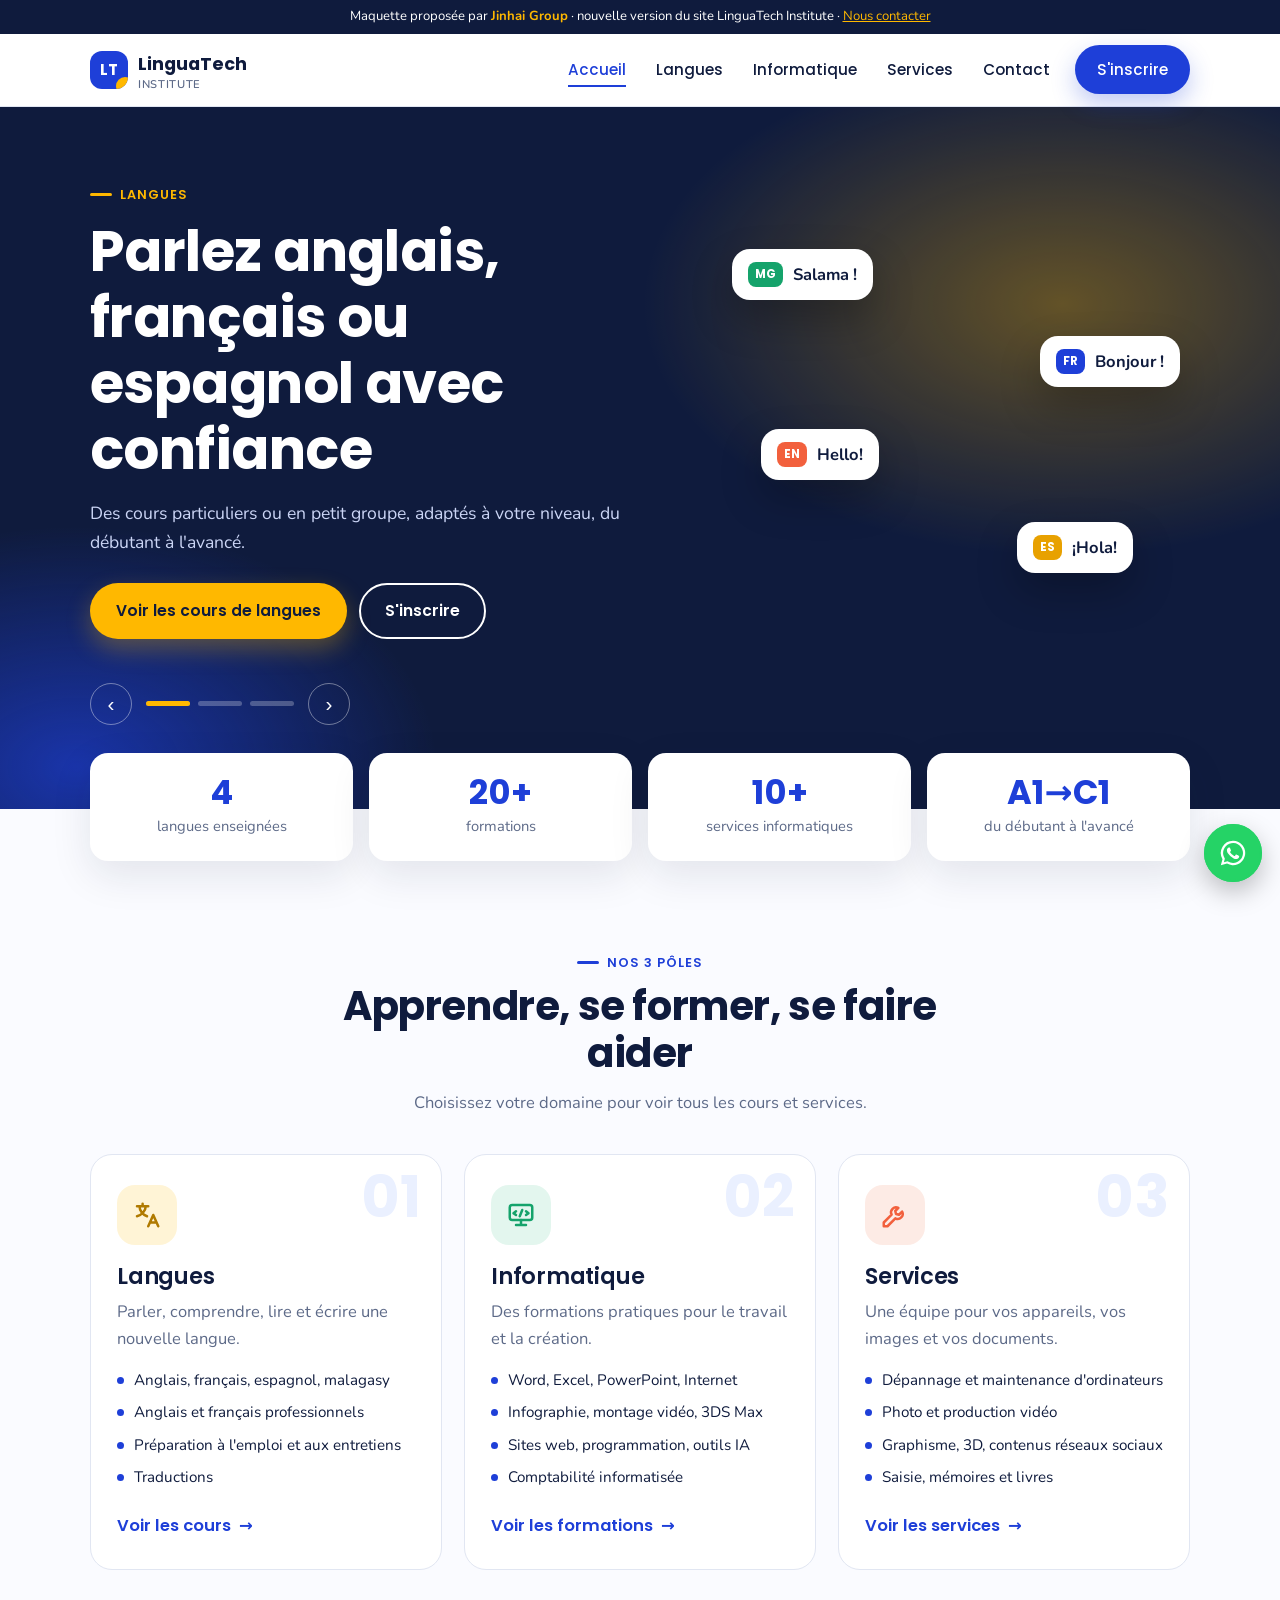
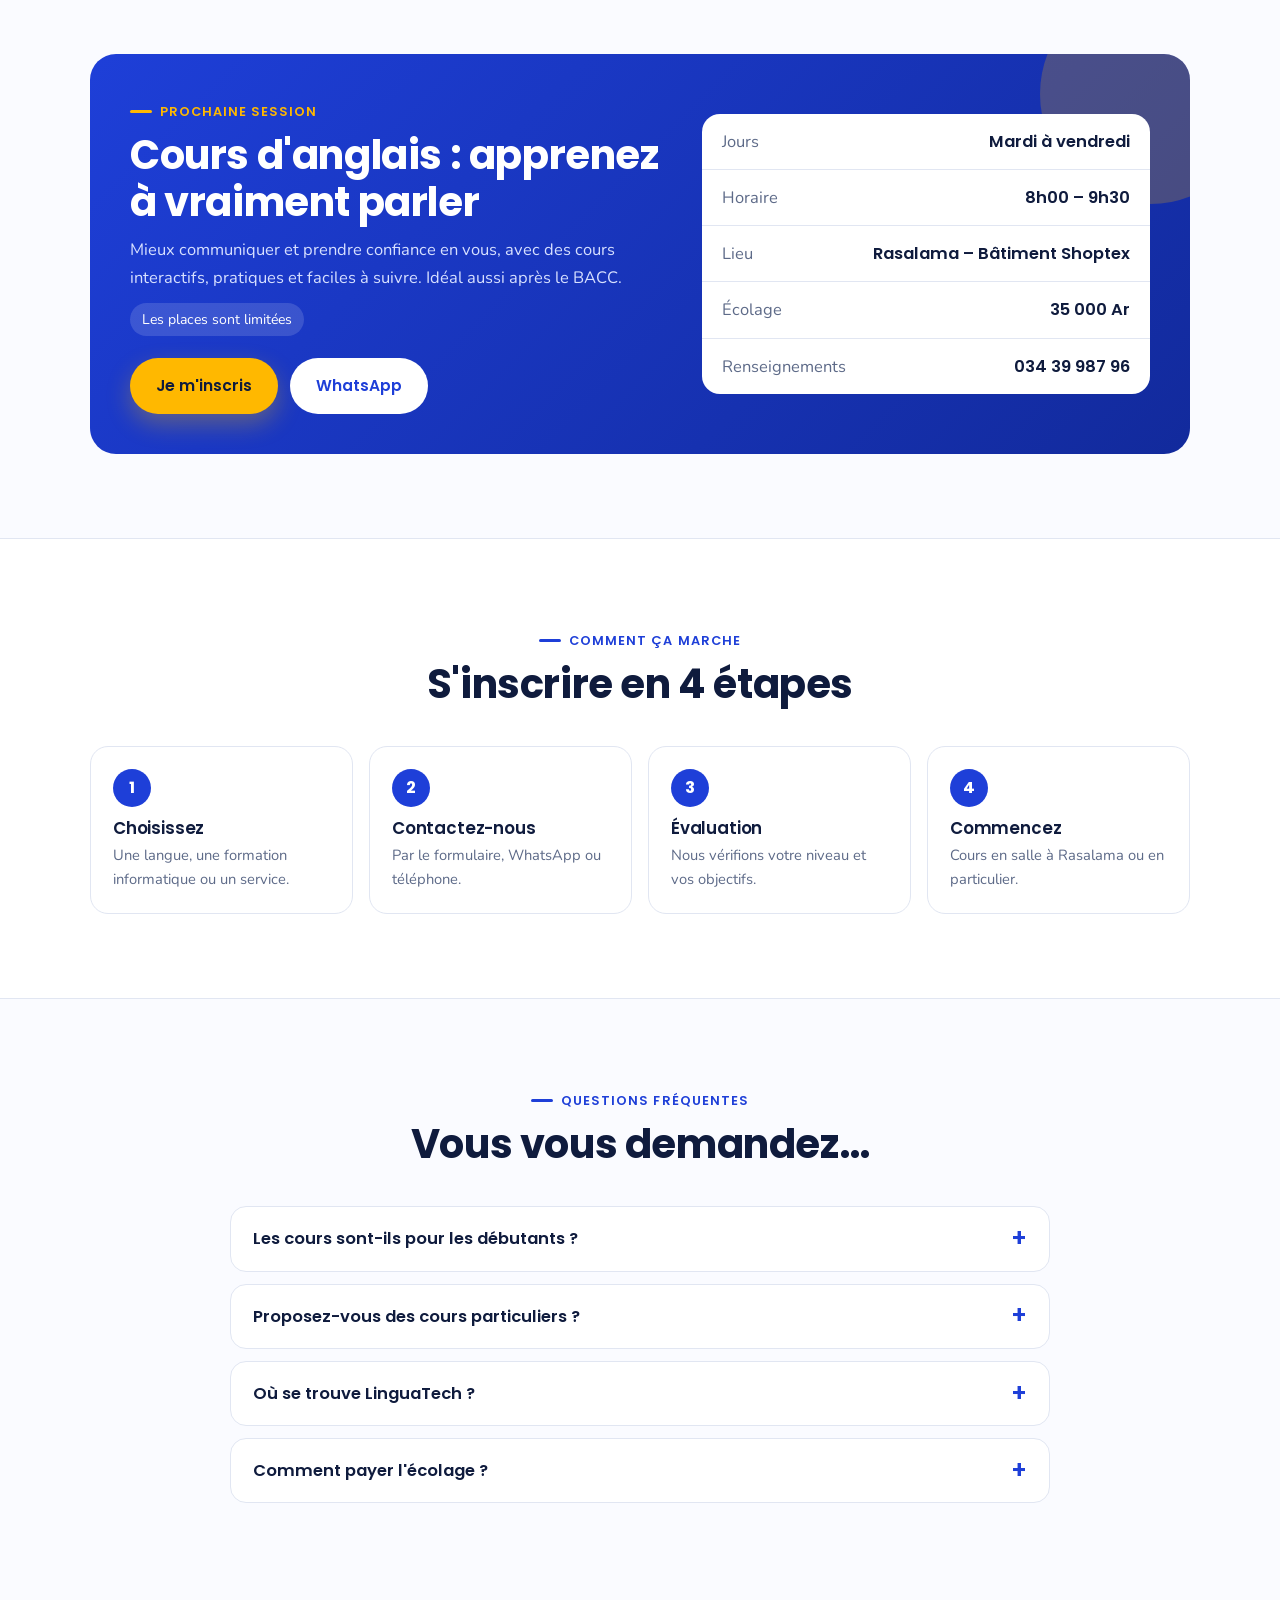
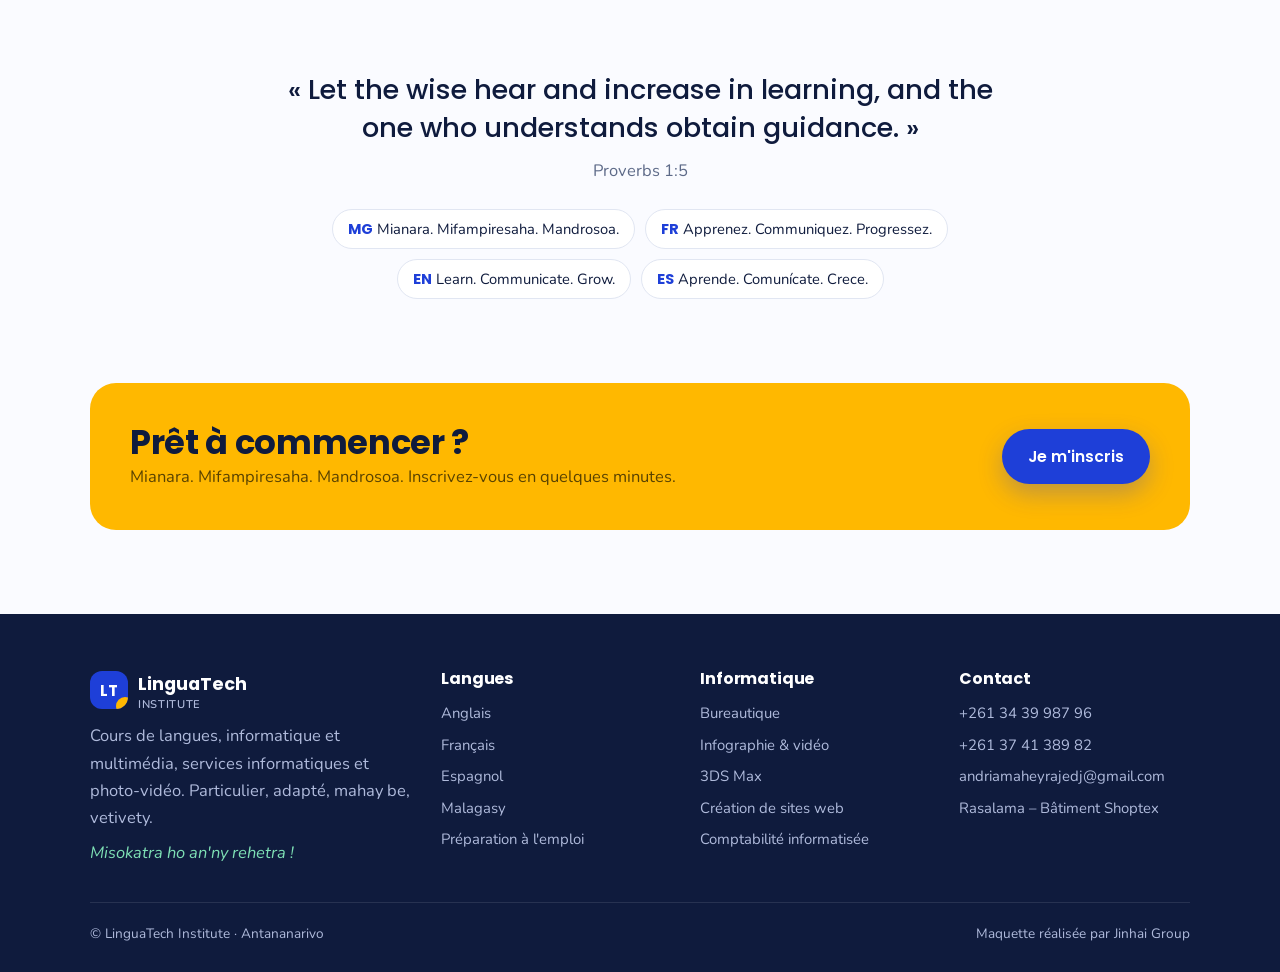
<file: linguatech/index.html>
<!DOCTYPE html>
<html lang="fr">
<head>
<meta charset="utf-8">
<meta name="viewport" content="width=device-width,initial-scale=1">
<meta name="robots" content="noindex, nofollow">
<title>LinguaTech Institute – Langues, informatique et services à Antananarivo</title>
<meta name="description" content="LinguaTech Institute à Antananarivo : cours de langues (anglais, français, espagnol, malagasy), formations en informatique et multimédia, dépannage informatique, photo et vidéo.">
<link rel="icon" href="data:image/svg+xml,%3Csvg xmlns='http://www.w3.org/2000/svg' viewBox='0 0 40 40'%3E%3Crect width='40' height='40' rx='12' fill='%231E3FD8'/%3E%3Ctext x='20' y='26' font-size='16' font-family='Arial' font-weight='700' fill='white' text-anchor='middle'%3ELT%3C/text%3E%3C/svg%3E">
<link rel="preconnect" href="https://fonts.googleapis.com">
<link rel="preconnect" href="https://fonts.gstatic.com" crossorigin>
<link href="https://fonts.googleapis.com/css2?family=Nunito:wght@400;600;700&family=Poppins:wght@500;600;700&display=swap" rel="stylesheet">
<link rel="stylesheet" href="style.css">
</head>
<body>
<div class="demo">Maquette proposée par <b>Jinhai Group</b> · nouvelle version du site LinguaTech Institute · <a href="https://wa.me/263782252140?text=Bonjour%20Jinhai%20Group%2C%20je%20viens%20de%20voir%20la%20maquette%20du%20site%20LinguaTech" target="_blank" rel="noopener" style="color:#FFB800;text-decoration:underline">Nous contacter</a></div>
<header>
  <div class="wrap nav">
    <a href="index.html" class="logo" aria-label="LinguaTech Institute, accueil"><span class="mark">LT</span><span>LinguaTech<small>Institute</small></span></a>
    <nav class="menu" id="menu">
      <a href="index.html" class="on">Accueil</a>
      <a href="langues.html">Langues</a>
      <a href="informatique.html">Informatique</a>
      <a href="services.html">Services</a>
      <a href="contact.html">Contact</a>
      <a class="btn btn-blue" href="contact.html#inscription">S'inscrire</a>
    </nav>
    <button class="burger" id="burger" aria-label="Ouvrir le menu" aria-expanded="false" aria-controls="menu"><svg viewBox="0 0 24 24" fill="none" stroke="currentColor" stroke-width="2.2" stroke-linecap="round"><path d="M4 7h16M4 12h16M4 17h16"/></svg></button>
  </div>
</header>
<main>

<section class="slider" aria-roledescription="carrousel">
  <div class="slide s1 on">
    <div class="bgz"></div>
    <div class="wrap">
      <div class="txt">
        <span class="tag">Langues</span>
        <h1>Parlez anglais, français ou espagnol avec confiance</h1>
        <p class="lead">Des cours particuliers ou en petit groupe, adaptés à votre niveau, du débutant à l'avancé.</p>
        <div class="cta"><a class="btn btn-sun" href="langues.html">Voir les cours de langues</a><a class="btn btn-line" href="contact.html#langues">S'inscrire</a></div>
      </div>
      <div class="scene" aria-hidden="true">
        <div class="bubble b1"><span class="fl" style="background:#15A36B">MG</span>Salama !</div>
        <div class="bubble b2"><span class="fl" style="background:#1E3FD8">FR</span>Bonjour !</div>
        <div class="bubble b3"><span class="fl" style="background:#F2603D">EN</span>Hello!</div>
        <div class="bubble b4"><span class="fl" style="background:#E8A100">ES</span>¡Hola!</div>
      </div>
    </div>
  </div>
  <div class="slide s2">
    <div class="bgz"></div>
    <div class="wrap">
      <div class="txt">
        <span class="tag">Informatique & multimédia</span>
        <h1>Maîtrisez l'ordinateur, la création et les outils d'IA</h1>
        <p class="lead">Word, Excel, Internet, infographie, montage vidéo, 3DS Max, sites web et comptabilité informatisée.</p>
        <div class="cta"><a class="btn btn-sun" href="informatique.html">Voir les formations</a><a class="btn btn-line" href="contact.html#informatique">S'inscrire</a></div>
      </div>
      <div class="scene" aria-hidden="true">
        <div class="screen"><div class="bar"><i></i><i></i><i></i></div><div class="body"><div class="row" style="width:60%"></div><div class="cells"><span>A1</span><span class="g">=SOMME</span><span>C1</span><span class="y">35 000</span><span>A2</span><span>B2</span><span class="g">OK</span><span>D2</span></div><div class="row"></div><div class="row" style="width:80%"></div></div></div>
        <div class="chip" style="right:0;top:2%">Excel</div>
        <div class="chip" style="left:0;bottom:4%;animation-delay:1s;background:#15A36B;color:#fff">Outils IA</div>
      </div>
    </div>
  </div>
  <div class="slide s3">
    <div class="bgz"></div>
    <div class="wrap">
      <div class="txt">
        <span class="tag">Services</span>
        <h1>Dépannage, photo, vidéo et design, au même endroit</h1>
        <p class="lead">Pour les particuliers, entreprises, églises et associations. Déplacement possible.</p>
        <div class="cta"><a class="btn btn-sun" href="services.html">Voir les services</a><a class="btn btn-line" href="contact.html#services">Demander un devis</a></div>
      </div>
      <div class="scene" aria-hidden="true">
        <div class="tool">
          <div><svg viewBox="0 0 24 24" fill="none" stroke="currentColor" stroke-width="2" stroke-linecap="round" stroke-linejoin="round"><path d="M14.7 6.3a4 4 0 0 0-5.4 5.4L3 18v3h3l6.3-6.3a4 4 0 0 0 5.4-5.4l-2.5 2.5-2.4-.6-.6-2.4z"/></svg>Dépannage</div>
          <div><svg viewBox="0 0 24 24" fill="none" stroke="currentColor" stroke-width="2"><rect x="3" y="7" width="18" height="13" rx="2"/><circle cx="12" cy="13.5" r="3.5"/><path d="M8 7l1.5-3h5L16 7"/></svg>Photo</div>
          <div><svg viewBox="0 0 24 24" fill="none" stroke="currentColor" stroke-width="2"><rect x="3" y="6" width="13" height="12" rx="2"/><path d="M16 10l5-3v10l-5-3"/></svg>Vidéo</div>
          <div><svg viewBox="0 0 24 24" fill="none" stroke="currentColor" stroke-width="2"><path d="M12 3l9 4.5-9 4.5-9-4.5z"/><path d="M3 12l9 4.5 9-4.5M3 16.5l9 4.5 9-4.5"/></svg>3D</div>
          <div><svg viewBox="0 0 24 24" fill="none" stroke="currentColor" stroke-width="2"><circle cx="12" cy="12" r="9"/><path d="M8 12h8M12 8v8"/></svg>Design</div>
          <div><svg viewBox="0 0 24 24" fill="none" stroke="currentColor" stroke-width="2"><path d="M4 4h12l4 4v12H4z"/><path d="M8 12h8M8 16h5"/></svg>Mémoires</div>
        </div>
      </div>
    </div>
  </div>
  <div class="ctrl"><div class="wrap">
    <button class="arrow prev" aria-label="Diapositive précédente">‹</button>
    <div class="dots"><button aria-label="Langues"></button><button aria-label="Informatique"></button><button aria-label="Services"></button></div>
    <button class="arrow next-s" aria-label="Diapositive suivante">›</button>
  </div></div>
</section>

<div class="wrap">
  <div class="stats">
    <div class="stat rv"><b data-count="4">4</b><span>langues enseignées</span></div>
    <div class="stat rv"><b data-count="20" data-suf="+">20+</b><span>formations</span></div>
    <div class="stat rv"><b data-count="10" data-suf="+">10+</b><span>services informatiques</span></div>
    <div class="stat rv"><b>A1→C1</b><span>du débutant à l'avancé</span></div>
  </div>
</div>

<section class="s">
  <div class="wrap">
    <div class="sh c rv"><span class="tag">Nos 3 pôles</span><h2>Apprendre, se former, se faire aider</h2><p>Choisissez votre domaine pour voir tous les cours et services.</p></div>
    <div class="cats">
      <a class="cat l rv" href="langues.html"><span class="num">01</span><div class="ic"><svg viewBox="0 0 24 24" fill="none" stroke="currentColor" stroke-width="2" stroke-linecap="round" stroke-linejoin="round"><path d="M4 5h9M8.5 3v2M6 5c0 4 3 7 6 8M11 5c0 3-3 7-7 8"/><path d="M13 21l4-9 4 9M14.5 18h5"/></svg></div><h3>Langues</h3><p>Parler, comprendre, lire et écrire une nouvelle langue.</p>
        <ul><li>Anglais, français, espagnol, malagasy</li><li>Anglais et français professionnels</li><li>Préparation à l'emploi et aux entretiens</li><li>Traductions</li></ul><span class="go">Voir les cours <span>→</span></span></a>
      <a class="cat i rv" href="informatique.html"><span class="num">02</span><div class="ic"><svg viewBox="0 0 24 24" fill="none" stroke="currentColor" stroke-width="2" stroke-linecap="round" stroke-linejoin="round"><rect x="3" y="4" width="18" height="12" rx="2"/><path d="M8 20h8M12 16v4M8 9l-2 1.5L8 12M16 9l2 1.5-2 1.5M13 8l-2 5"/></svg></div><h3>Informatique</h3><p>Des formations pratiques pour le travail et la création.</p>
        <ul><li>Word, Excel, PowerPoint, Internet</li><li>Infographie, montage vidéo, 3DS Max</li><li>Sites web, programmation, outils IA</li><li>Comptabilité informatisée</li></ul><span class="go">Voir les formations <span>→</span></span></a>
      <a class="cat v rv" href="services.html"><span class="num">03</span><div class="ic"><svg viewBox="0 0 24 24" fill="none" stroke="currentColor" stroke-width="2" stroke-linecap="round" stroke-linejoin="round"><path d="M14.7 6.3a4 4 0 0 0-5.4 5.4L3 18v3h3l6.3-6.3a4 4 0 0 0 5.4-5.4l-2.5 2.5-2.4-.6-.6-2.4z"/></svg></div><h3>Services</h3><p>Une équipe pour vos appareils, vos images et vos documents.</p>
        <ul><li>Dépannage et maintenance d'ordinateurs</li><li>Photo et production vidéo</li><li>Graphisme, 3D, contenus réseaux sociaux</li><li>Saisie, mémoires et livres</li></ul><span class="go">Voir les services <span>→</span></span></a>
    </div>
  </div>
</section>

<section class="s" style="padding-top:0"><div class="wrap"><div class="next rv">
  <div>
    <span class="tag">Prochaine session</span>
    <h2>Cours d'anglais : apprenez à vraiment parler</h2>
    <p>Mieux communiquer et prendre confiance en vous, avec des cours interactifs, pratiques et faciles à suivre. Idéal aussi après le BACC.</p>
    <span class="hot">Les places sont limitées</span>
    <div class="cta"><a class="btn btn-sun" href="contact.html#langues">Je m'inscris</a><a class="btn btn-white" href="https://wa.me/261343998796?text=Bonjour%20LinguaTech%2C%20je%20viens%20du%20site%20web%20et%20je%20voudrais%20des%20informations." target="_blank" rel="noopener">WhatsApp</a></div>
  </div>
  <div class="sched">
    <div><span>Jours</span><b>Mardi à vendredi</b></div>
    <div><span>Horaire</span><b>8h00 – 9h30</b></div>
    <div><span>Lieu</span><b>Rasalama – Bâtiment Shoptex</b></div>
    <div><span>Écolage</span><b>35 000 Ar</b></div>
    <div><span>Renseignements</span><b>034 39 987 96</b></div>
  </div>
</div></div></section>

<section class="s alt">
  <div class="wrap">
    <div class="sh c rv"><span class="tag">Comment ça marche</span><h2>S'inscrire en 4 étapes</h2></div>
    <div class="steps">
      <div class="step rv"><h3>Choisissez</h3><p>Une langue, une formation informatique ou un service.</p></div>
      <div class="step rv"><h3>Contactez-nous</h3><p>Par le formulaire, WhatsApp ou téléphone.</p></div>
      <div class="step rv"><h3>Évaluation</h3><p>Nous vérifions votre niveau et vos objectifs.</p></div>
      <div class="step rv"><h3>Commencez</h3><p>Cours en salle à Rasalama ou en particulier.</p></div>
    </div>
  </div>
</section>

<section class="s">
  <div class="wrap">
    <div class="sh c rv"><span class="tag">Questions fréquentes</span><h2>Vous vous demandez…</h2></div>
    <div class="faq">
      <details class="rv"><summary>Les cours sont-ils pour les débutants ?</summary><p>Oui. Tous les cours vont du niveau débutant au niveau avancé, et le contenu est adapté à chaque élève.</p></details>
      <details class="rv"><summary>Proposez-vous des cours particuliers ?</summary><p>Oui, les cours se font en particulier ou en petit groupe, selon vos besoins et votre emploi du temps.</p></details>
      <details class="rv"><summary>Où se trouve LinguaTech ?</summary><p>À Rasalama, Bâtiment Shoptex, Antananarivo. Pour les services informatiques, le déplacement est possible.</p></details>
      <details class="rv"><summary>Comment payer l'écolage ?</summary><p>Sur place à l'inscription. Le prix dépend de la formation : contactez-nous pour connaître le tarif de votre cours.</p></details>
    </div>
  </div>
</section>

<section class="s"><div class="wrap quote rv">
  <blockquote>« Let the wise hear and increase in learning, and the one who understands obtain guidance. »</blockquote>
  <cite>Proverbs 1:5</cite>
  <div class="motto"><span><b>MG</b> Mianara. Mifampiresaha. Mandrosoa.</span><span><b>FR</b> Apprenez. Communiquez. Progressez.</span><span><b>EN</b> Learn. Communicate. Grow.</span><span><b>ES</b> Aprende. Comunícate. Crece.</span></div>
</div></section>
<section class="s" style="padding-top:0"><div class="wrap"><div class="band rv"><div><h2>Prêt à commencer ?</h2><p>Mianara. Mifampiresaha. Mandrosoa. Inscrivez-vous en quelques minutes.</p></div><a class="btn btn-blue" href="contact.html#inscription">Je m'inscris</a></div></div></section>
</main>
<footer>
  <div class="wrap">
    <div class="fgrid">
      <div>
        <a href="index.html" class="logo"><span class="mark">LT</span><span>LinguaTech<small>Institute</small></span></a>
        <p>Cours de langues, informatique et multimédia, services informatiques et photo-vidéo. Particulier, adapté, mahay be, vetivety.</p>
        <p class="mg" style="color:#7EE0B5;margin-top:8px">Misokatra ho an'ny rehetra !</p>
      </div>
      <div><h4>Langues</h4><ul><li><a href="langues.html">Anglais</a></li><li><a href="langues.html">Français</a></li><li><a href="langues.html">Espagnol</a></li><li><a href="langues.html">Malagasy</a></li><li><a href="langues.html#emploi">Préparation à l'emploi</a></li></ul></div>
      <div><h4>Informatique</h4><ul><li><a href="informatique.html">Bureautique</a></li><li><a href="informatique.html">Infographie & vidéo</a></li><li><a href="informatique.html">3DS Max</a></li><li><a href="informatique.html">Création de sites web</a></li><li><a href="informatique.html#compta">Comptabilité informatisée</a></li></ul></div>
      <div><h4>Contact</h4><ul><li>+261 34 39 987 96</li><li>+261 37 41 389 82</li><li style="word-break:break-all">andriamaheyrajedj@gmail.com</li><li>Rasalama – Bâtiment Shoptex</li></ul></div>
    </div>
    <div class="fbot"><span>© LinguaTech Institute · Antananarivo</span><span>Maquette réalisée par Jinhai Group</span></div>
  </div>
</footer>
<a class="wa" href="https://wa.me/261343998796?text=Bonjour%20LinguaTech%2C%20je%20viens%20du%20site%20web%20et%20je%20voudrais%20des%20informations." target="_blank" rel="noopener" aria-label="Écrire sur WhatsApp"><svg viewBox="0 0 32 32" fill="#fff"><path d="M16 3a13 13 0 0 0-11.2 19.6L3 29l6.6-1.7A13 13 0 1 0 16 3zm0 23.6a10.6 10.6 0 0 1-5.4-1.5l-.4-.2-3.9 1 1-3.8-.2-.4A10.6 10.6 0 1 1 16 26.6zm5.8-7.9c-.3-.2-1.9-.9-2.2-1s-.5-.2-.7.2-.8 1-1 1.2-.4.2-.7 0a8.7 8.7 0 0 1-4.3-3.8c-.3-.6.3-.5.9-1.7.1-.2 0-.4 0-.5l-1-2.4c-.3-.6-.5-.5-.7-.5h-.6a1.2 1.2 0 0 0-.9.4 3.6 3.6 0 0 0-1.1 2.7 6.3 6.3 0 0 0 1.3 3.3 14.4 14.4 0 0 0 5.5 4.9c2 .9 2.8 1 3.9.8a3.2 3.2 0 0 0 2.1-1.5 2.6 2.6 0 0 0 .2-1.5c-.1-.1-.3-.2-.6-.4z"/></svg></a>
<script src="app.js"></script>
</body>
</html>
</file>
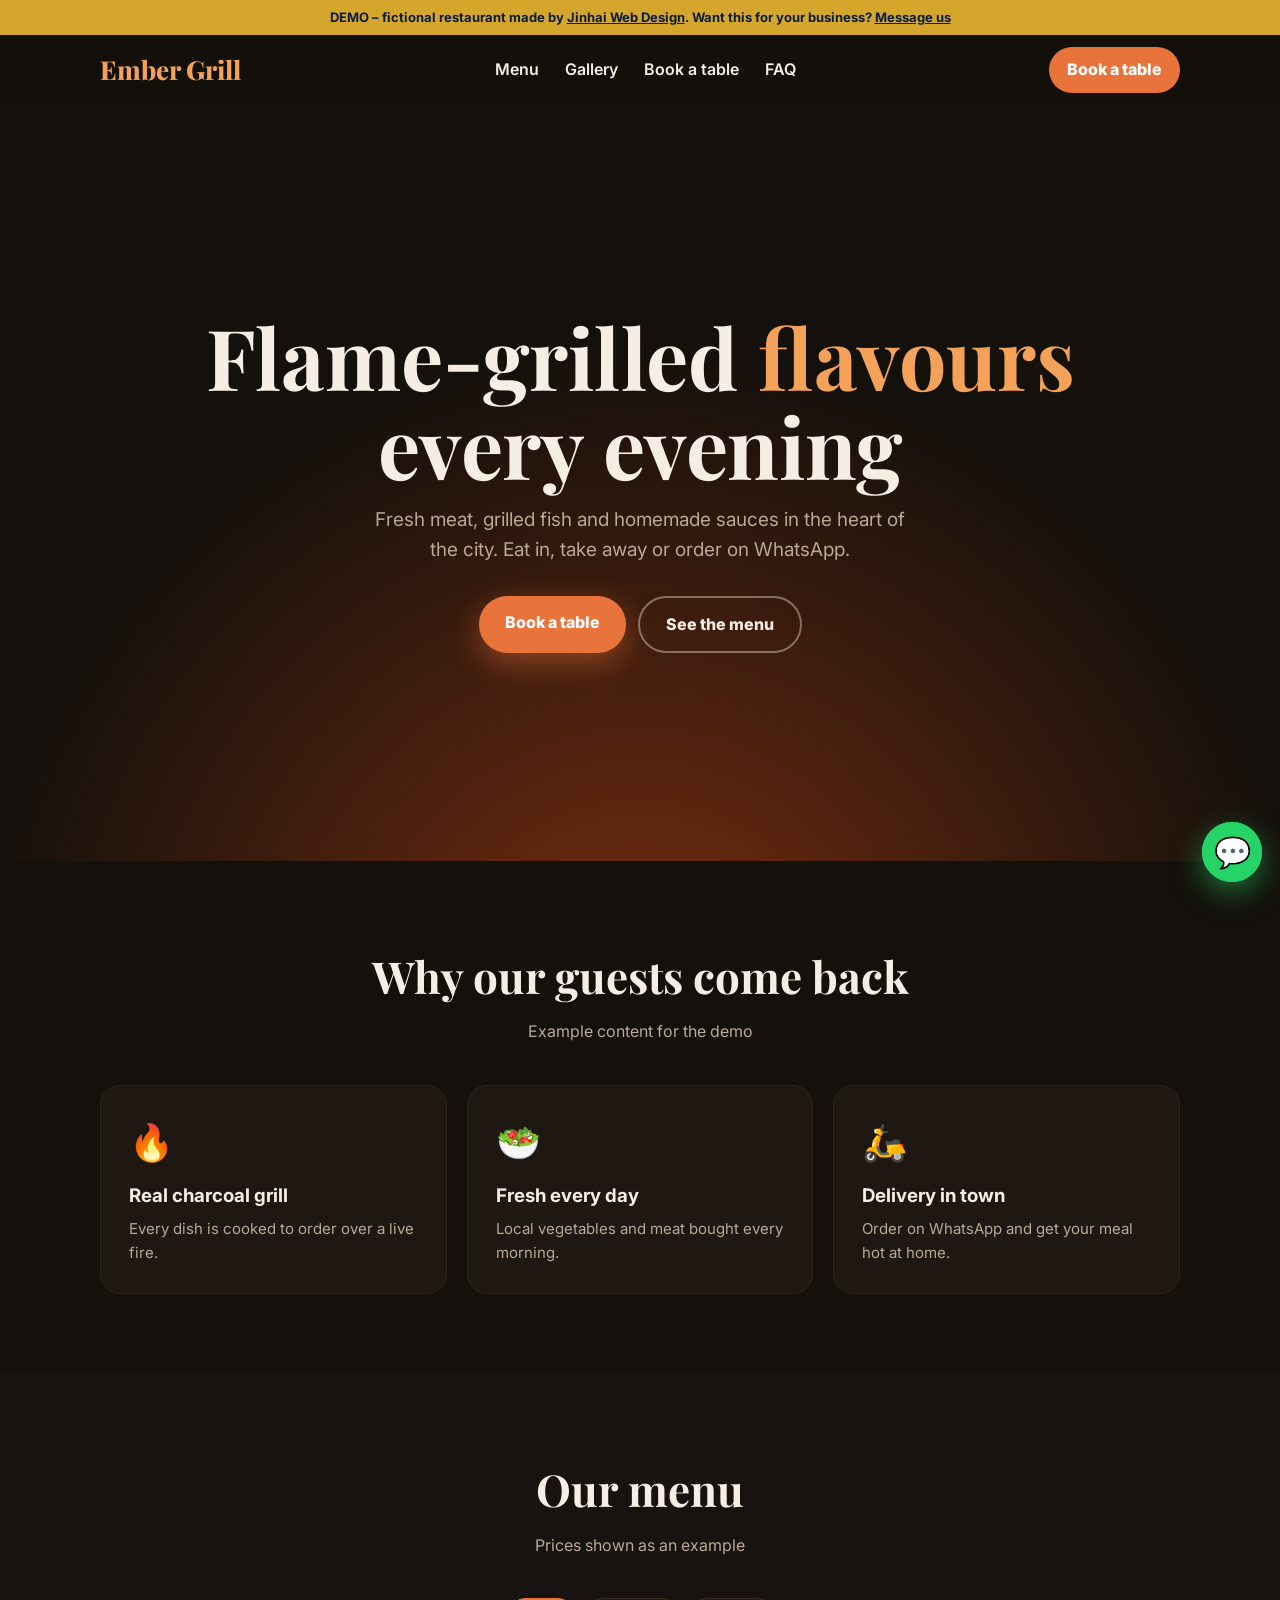
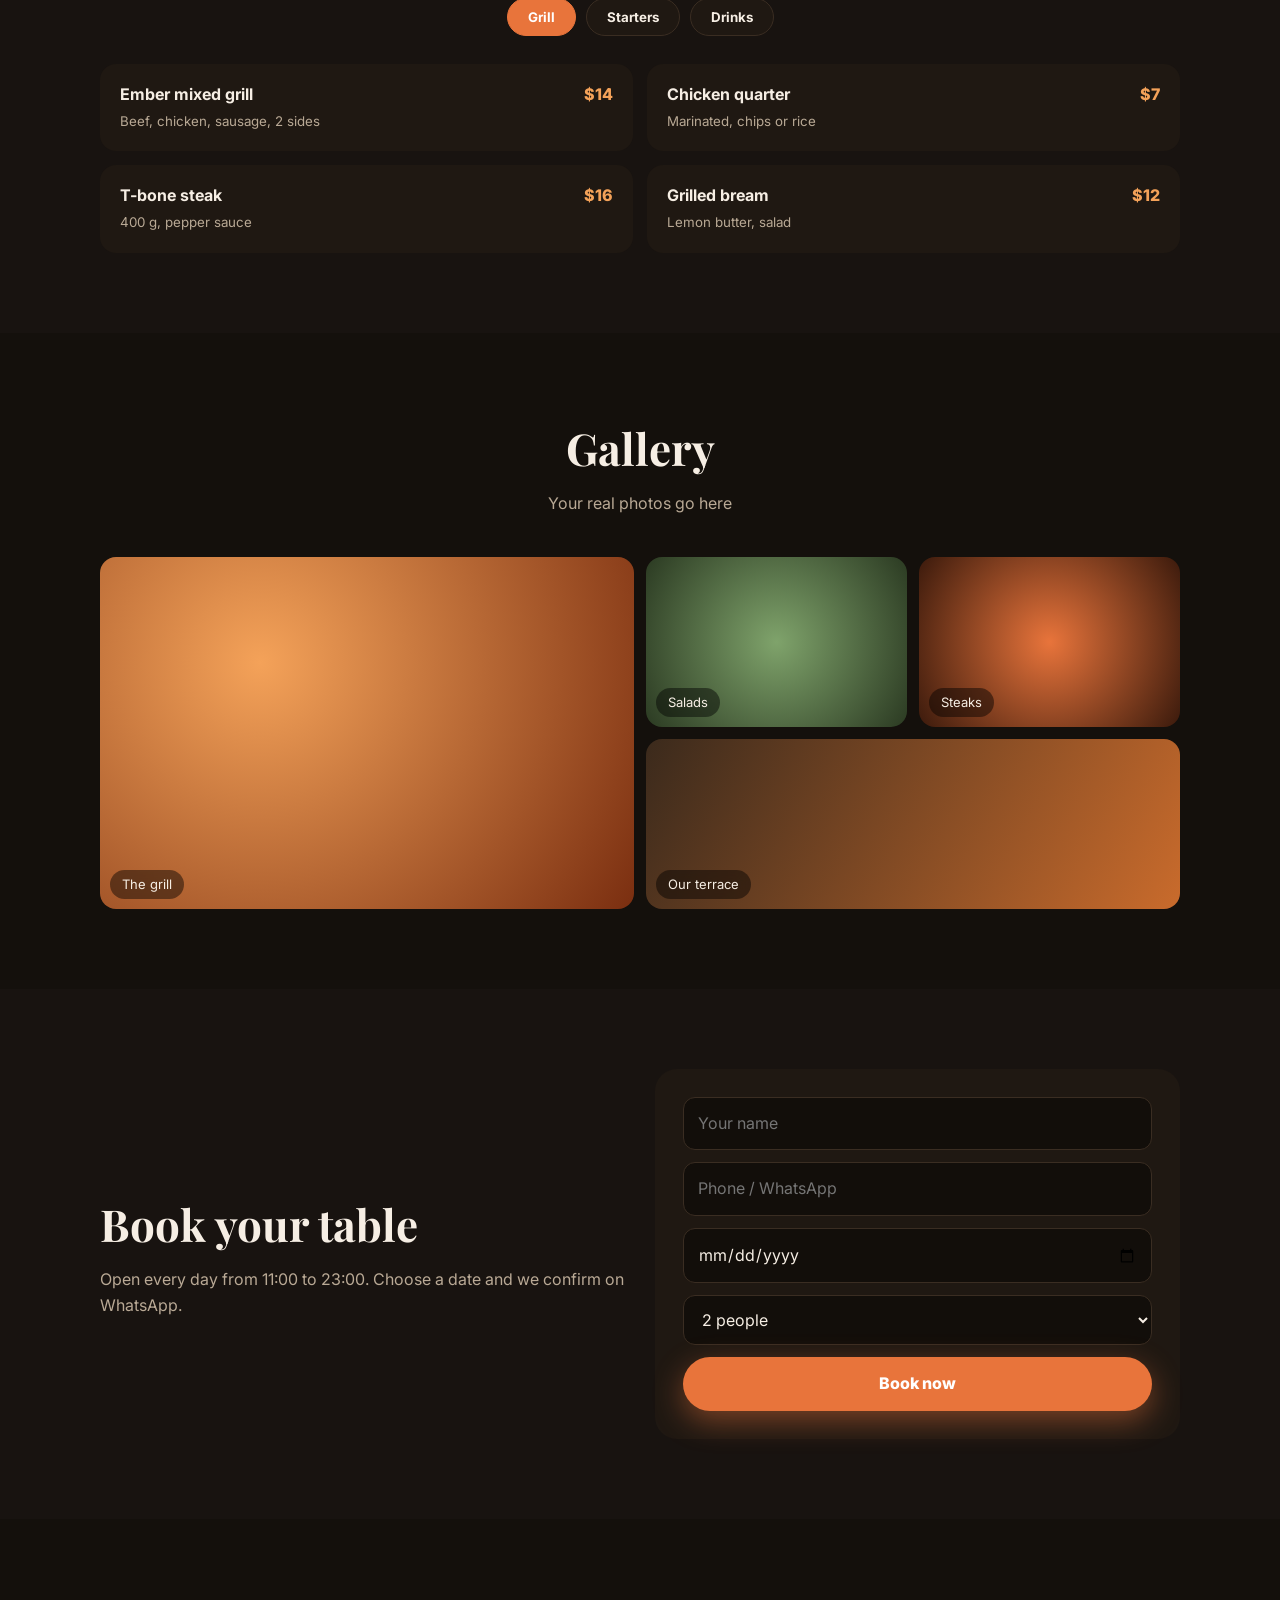
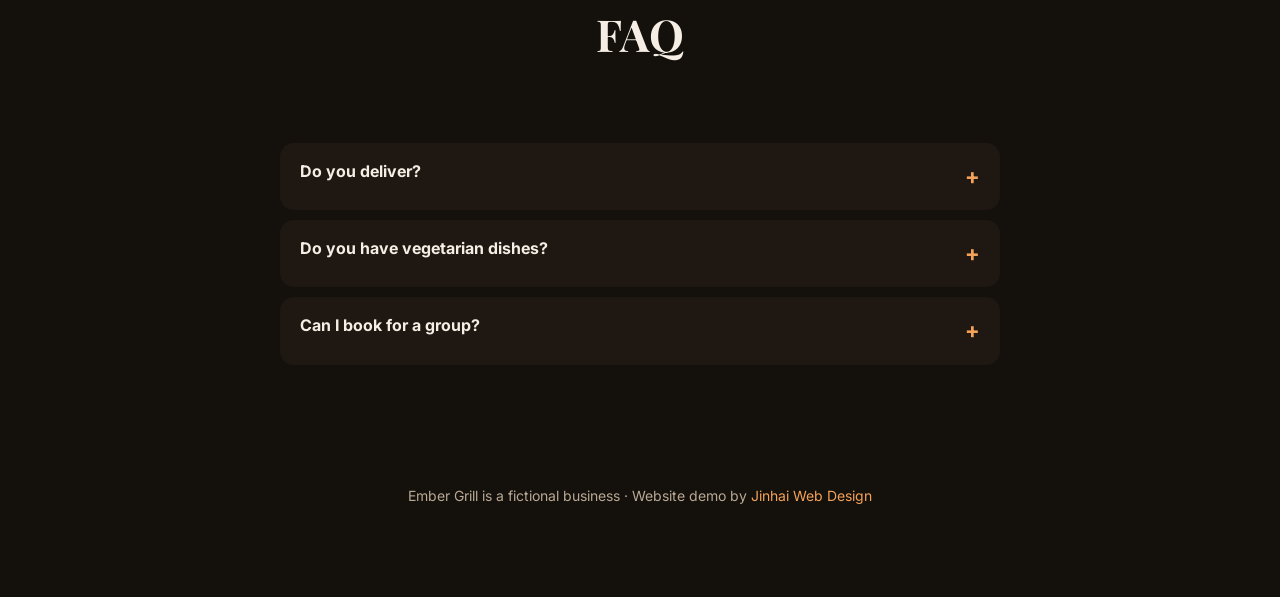
<file: restaurant.html>
<!doctype html>
<html lang="en">
<head>
<meta charset="utf-8"><meta name="viewport" content="width=device-width,initial-scale=1">
<title>Ember Grill – Restaurant website demo</title>
<meta name="description" content="Restaurant website demo by Jinhai Web Design: menu with tabs, table booking and WhatsApp orders. Fictional business.">
<link rel="icon" href="data:image/svg+xml,<svg xmlns='http://www.w3.org/2000/svg' viewBox='0 0 64 64'><text y='52' font-size='52'>🔥</text></svg>">
<link rel="preconnect" href="https://fonts.googleapis.com"><link rel="preconnect" href="https://fonts.gstatic.com" crossorigin>
<link href="https://fonts.googleapis.com/css2?family=Playfair+Display:wght@700;800&family=Inter:wght@400;600;800&display=swap" rel="stylesheet">
<style>
:root{--bg:#14100c;--bg2:#1f1812;--ember:#e8743b;--ember2:#f4a259;--leaf:#7fa36b;--cream:#f6eee4;--muted:#b9a995}
*{box-sizing:border-box;margin:0;padding:0}html{scroll-behavior:smooth}
body{font-family:Inter,sans-serif;background:var(--bg);color:var(--cream);line-height:1.6;overflow-x:hidden}a{color:inherit;text-decoration:none}
.wrap{max-width:1120px;margin:0 auto;padding:0 20px}
.demo-bar{background:#D4A72C;color:#0B1B3A;text-align:center;font-size:13px;font-weight:700;padding:7px 12px}.demo-bar a{text-decoration:underline}
header{position:sticky;top:0;z-index:50;background:rgba(20,16,12,.88);backdrop-filter:blur(10px);transition:box-shadow .3s}header.shrink{box-shadow:0 8px 24px rgba(0,0,0,.5)}
.nav{height:70px;display:flex;align-items:center;justify-content:space-between;transition:height .3s}header.shrink .nav{height:58px}
.logo{font-family:'Playfair Display',serif;font-size:26px;font-weight:800;color:var(--ember2)}
.menu{display:flex;gap:26px;font-weight:600}.menu a{position:relative;white-space:nowrap}.menu a::after{content:"";position:absolute;left:0;bottom:-4px;height:2px;width:0;background:var(--ember);transition:width .25s}.menu a:hover::after{width:100%}
.cta{background:var(--ember);color:#fff;padding:10px 18px;border-radius:999px;font-weight:800;white-space:nowrap}
.burger{display:none;background:none;border:0;color:#fff;font-size:28px}
.hero{min-height:84vh;display:grid;place-items:center;text-align:center;position:relative;overflow:hidden;background:radial-gradient(circle at 50% 120%,#7a2e10,var(--bg) 60%)}
.hero h1{font-family:'Playfair Display',serif;font-size:clamp(40px,7vw,84px);line-height:1.05;margin-bottom:16px}.hero h1 em{color:var(--ember2);font-style:normal}
.hero p{color:var(--muted);font-size:19px;max-width:560px;margin:0 auto 30px}
.btns{display:flex;gap:12px;justify-content:center;flex-wrap:wrap}
.btn{padding:14px 26px;border-radius:999px;font-weight:800;transition:transform .2s}.btn:hover{transform:translateY(-3px)}.btn.fire{background:var(--ember);color:#fff;box-shadow:0 10px 30px rgba(232,116,59,.45)}.btn.line{border:2px solid rgba(246,238,228,.4)}
.spark{position:absolute;bottom:-10px;width:6px;height:6px;border-radius:50%;background:var(--ember2);box-shadow:0 0 10px var(--ember);animation:rise linear infinite;opacity:0}
@keyframes rise{0%{transform:translateY(0);opacity:0}10%{opacity:1}100%{transform:translateY(-90vh) translateX(30px);opacity:0}}
section{padding:80px 0}.h2{font-family:'Playfair Display',serif;font-size:clamp(30px,4vw,44px);text-align:center;margin-bottom:8px}.sub{text-align:center;color:var(--muted);margin-bottom:40px}
.feat{display:grid;grid-template-columns:repeat(3,1fr);gap:20px}
.f{background:var(--bg2);border:1px solid #2e241b;border-radius:20px;padding:28px;transition:transform .3s,border-color .3s}.f:hover{transform:translateY(-6px);border-color:var(--ember)}.f span{font-size:36px;display:inline-block;transition:transform .3s}.f:hover span{transform:rotate(-10deg) scale(1.1)}.f h3{margin:10px 0 6px}.f p{color:var(--muted);font-size:15px}
.tabs{display:flex;gap:10px;justify-content:center;flex-wrap:wrap;margin-bottom:28px}.tabs button{background:var(--bg2);color:var(--cream);border:1px solid #3a2d22;padding:10px 20px;border-radius:999px;font-weight:700;cursor:pointer;font-family:inherit}.tabs button.on{background:var(--ember);border-color:var(--ember);color:#fff}
.menu-list{display:grid;grid-template-columns:repeat(2,1fr);gap:14px}
.item{display:flex;justify-content:space-between;gap:14px;background:var(--bg2);padding:18px 20px;border-radius:16px;animation:fadeUp .5s both}.item b{display:block}.item small{color:var(--muted)}.item .p{color:var(--ember2);font-weight:800;white-space:nowrap}
@keyframes fadeUp{from{opacity:0;transform:translateY(16px)}}
.gal{display:grid;grid-template-columns:repeat(4,1fr);grid-auto-rows:170px;gap:12px}.g{border-radius:16px;overflow:hidden;position:relative;transition:transform .4s}.g:hover{transform:scale(1.03)}.g span{position:absolute;left:10px;bottom:10px;background:rgba(0,0,0,.45);backdrop-filter:blur(6px);padding:4px 12px;border-radius:999px;font-size:13px}
.g1{grid-column:span 2;grid-row:span 2;background:radial-gradient(circle at 30% 30%,#f4a259,#7a2e10)}.g2{background:radial-gradient(circle,#7fa36b,#2b3a22)}.g3{background:radial-gradient(circle,#e8743b,#3b1a0c)}.g4{grid-column:span 2;background:linear-gradient(120deg,#3b2a1c,#c96b2c)}
.book{display:grid;grid-template-columns:1fr 1fr;gap:30px;align-items:center}
form{background:var(--bg2);padding:28px;border-radius:22px;display:grid;gap:12px}
input,select{width:100%;padding:13px 14px;border-radius:12px;border:1px solid #3a2d22;background:#120e0a;color:var(--cream);font:inherit}
form button{border:0;cursor:pointer;font:inherit}
.ok{display:none;color:var(--leaf);font-weight:700}
details{background:var(--bg2);border-radius:14px;padding:16px 20px;margin-bottom:10px}summary{cursor:pointer;font-weight:700;list-style:none;display:flex;justify-content:space-between}summary::after{content:"+";transition:transform .3s;color:var(--ember2);font-size:22px}details[open] summary::after{transform:rotate(45deg)}details p{color:var(--muted);margin-top:8px}
footer{text-align:center;color:var(--muted);padding:30px 20px 90px;font-size:14px}
.wa{position:fixed;right:18px;bottom:18px;width:60px;height:60px;border-radius:50%;background:#25d366;display:grid;place-items:center;z-index:60;box-shadow:0 10px 30px rgba(37,211,102,.5);font-size:30px}.wa::before{content:"";position:absolute;inset:0;border-radius:50%;border:3px solid #25d366;animation:pulse 2s infinite}@keyframes pulse{to{transform:scale(1.6);opacity:0}}
.rv{opacity:0;transform:translateY(34px);transition:opacity .8s,transform .8s cubic-bezier(.2,.8,.2,1)}.rv.in{opacity:1;transform:none}
@media(max-width:860px){.burger{display:block}.menu{position:fixed;top:58px;left:0;right:0;flex-direction:column;background:var(--bg);padding:22px;transform:translateY(-110%);visibility:hidden;transition:transform .35s,visibility .35s}.menu.open{transform:none;visibility:visible}.nav .cta{display:none}.feat,.book,.menu-list{grid-template-columns:1fr}.gal{grid-template-columns:repeat(2,1fr)}}
@media(prefers-reduced-motion:reduce){*{animation:none!important;transition:none!important}.rv{opacity:1;transform:none}}
</style>
</head>
<body>
<div class="demo-bar">DEMO – fictional restaurant made by <a href="index.html">Jinhai Web Design</a>. Want this for your business? <a href="https://wa.me/263782252140?text=Hello%2C%20I%20want%20a%20restaurant%20website%20like%20the%20Ember%20Grill%20demo" target="_blank" rel="noopener">Message us</a></div>
<header id="hd"><div class="wrap nav"><a class="logo" href="#top">Ember Grill</a>
<nav class="menu" id="menu"><a href="#menu-sec">Menu</a><a href="#gallery">Gallery</a><a href="#book">Book a table</a><a href="#faq">FAQ</a></nav>
<a class="cta" href="#book">Book a table</a><button class="burger" id="burger" aria-label="Open menu" aria-expanded="false">☰</button></div></header>
<section class="hero" id="top"><div class="wrap"><h1 class="rv">Flame-grilled <em>flavours</em><br>every evening</h1><p class="rv">Fresh meat, grilled fish and homemade sauces in the heart of the city. Eat in, take away or order on WhatsApp.</p><div class="btns rv"><a class="btn fire" href="#book">Book a table</a><a class="btn line" href="#menu-sec">See the menu</a></div></div></section>
<section><div class="wrap"><h2 class="h2 rv">Why our guests come back</h2><p class="sub rv">Example content for the demo</p><div class="feat">
<div class="f rv"><span>🔥</span><h3>Real charcoal grill</h3><p>Every dish is cooked to order over a live fire.</p></div>
<div class="f rv"><span>🥗</span><h3>Fresh every day</h3><p>Local vegetables and meat bought every morning.</p></div>
<div class="f rv"><span>🛵</span><h3>Delivery in town</h3><p>Order on WhatsApp and get your meal hot at home.</p></div></div></div></section>
<section id="menu-sec" style="background:#181310"><div class="wrap"><h2 class="h2 rv">Our menu</h2><p class="sub rv">Prices shown as an example</p>
<div class="tabs" id="tabs"></div><div class="menu-list" id="list"></div></div></section>
<section id="gallery"><div class="wrap"><h2 class="h2 rv">Gallery</h2><p class="sub rv">Your real photos go here</p><div class="gal">
<div class="g g1 rv"><span>The grill</span></div><div class="g g2 rv"><span>Salads</span></div><div class="g g3 rv"><span>Steaks</span></div><div class="g g4 rv"><span>Our terrace</span></div></div></div></section>
<section id="book" style="background:#181310"><div class="wrap book"><div class="rv"><h2 class="h2" style="text-align:left">Book your table</h2><p style="color:var(--muted)">Open every day from 11:00 to 23:00. Choose a date and we confirm on WhatsApp.</p></div>
<form class="rv" id="f"><input required placeholder="Your name"><input required type="tel" placeholder="Phone / WhatsApp"><input required type="date"><select><option>2 people</option><option>4 people</option><option>6+ people</option></select><button class="btn fire" type="submit">Book now</button><p class="ok" id="ok">✓ Demo only – in a real site, your booking would be sent to the restaurant.</p></form></div></section>
<section id="faq"><div class="wrap" style="max-width:760px"><h2 class="h2 rv">FAQ</h2><p class="sub rv">&nbsp;</p>
<details class="rv"><summary>Do you deliver?</summary><p>Yes, in town. Order on WhatsApp and pay on delivery.</p></details>
<details class="rv"><summary>Do you have vegetarian dishes?</summary><p>Yes, grilled vegetables, salads and sides.</p></details>
<details class="rv"><summary>Can I book for a group?</summary><p>Of course, choose "6+ people" in the booking form.</p></details></div></section>
<footer>Ember Grill is a fictional business · Website demo by <a href="index.html" style="color:var(--ember2)">Jinhai Web Design</a></footer>
<a class="wa" href="https://wa.me/263782252140?text=Hello%2C%20I%20want%20a%20restaurant%20website" target="_blank" rel="noopener" aria-label="WhatsApp">💬</a>
<script>
const h=document.getElementById('hd');addEventListener('scroll',()=>h.classList.toggle('shrink',scrollY>30));
const b=document.getElementById('burger'),m=document.getElementById('menu');b.onclick=()=>{const o=m.classList.toggle('open');b.setAttribute('aria-expanded',o)};m.querySelectorAll('a').forEach(a=>a.onclick=()=>m.classList.remove('open'));
const hero=document.querySelector('.hero');for(let i=0;i<24;i++){const s=document.createElement('i');s.className='spark';s.style.left=Math.random()*100+'%';s.style.animationDuration=4+Math.random()*5+'s';s.style.animationDelay=-Math.random()*8+'s';hero.appendChild(s)}
const M={Grill:[['Ember mixed grill','Beef, chicken, sausage, 2 sides','$14'],['Chicken quarter','Marinated, chips or rice','$7'],['T-bone steak','400 g, pepper sauce','$16'],['Grilled bream','Lemon butter, salad','$12']],Starters:[['Chicken wings','Spicy honey glaze','$5'],['Garden salad','Fresh greens, avocado','$4'],['Soup of the day','Ask the waiter','$3'],['Beef samosas','3 pieces, chilli dip','$4']],Drinks:[['Fresh juice','Mango, orange or pineapple','$2'],['Soft drink','Can','$1.5'],['Iced tea','Homemade','$2'],['Coffee','Espresso or latte','$2']]};
const tabs=document.getElementById('tabs'),list=document.getElementById('list');
function show(k){[...tabs.children].forEach(x=>x.classList.toggle('on',x.textContent===k));list.innerHTML=M[k].map((it,i)=>`<div class="item" style="animation-delay:${i*60}ms"><div><b>${it[0]}</b><small>${it[1]}</small></div><span class="p">${it[2]}</span></div>`).join('')}
Object.keys(M).forEach(k=>{const bt=document.createElement('button');bt.textContent=k;bt.onclick=()=>show(k);tabs.appendChild(bt)});show('Grill');
document.getElementById('f').onsubmit=e=>{e.preventDefault();document.getElementById('ok').style.display='block'};
const io=new IntersectionObserver(es=>es.forEach(e=>{if(e.isIntersecting){const s=[...e.target.parentNode.children].filter(c=>c.classList.contains('rv'));e.target.style.transitionDelay=(s.indexOf(e.target)%4*90)+'ms';e.target.classList.add('in');io.unobserve(e.target)}}),{threshold:.12});document.querySelectorAll('.rv').forEach(e=>io.observe(e));
</script>
</body></html>
</file>
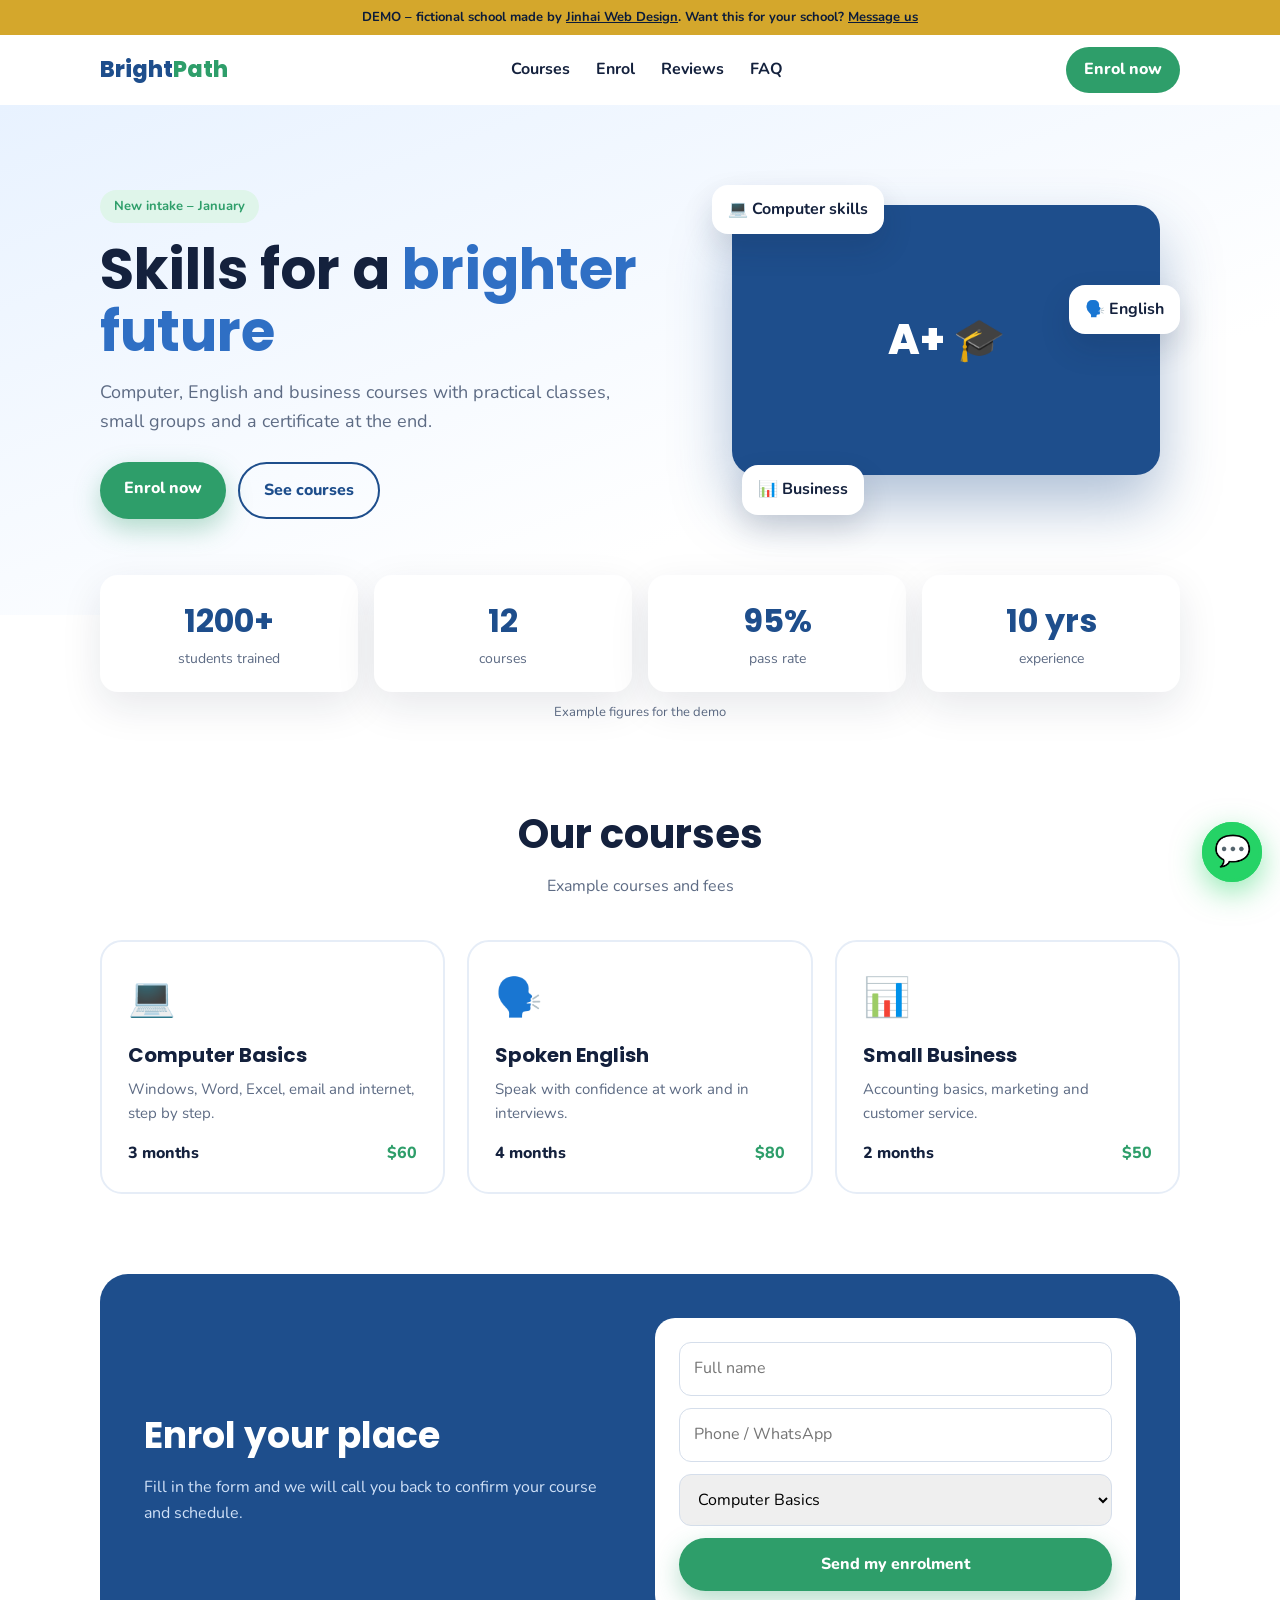
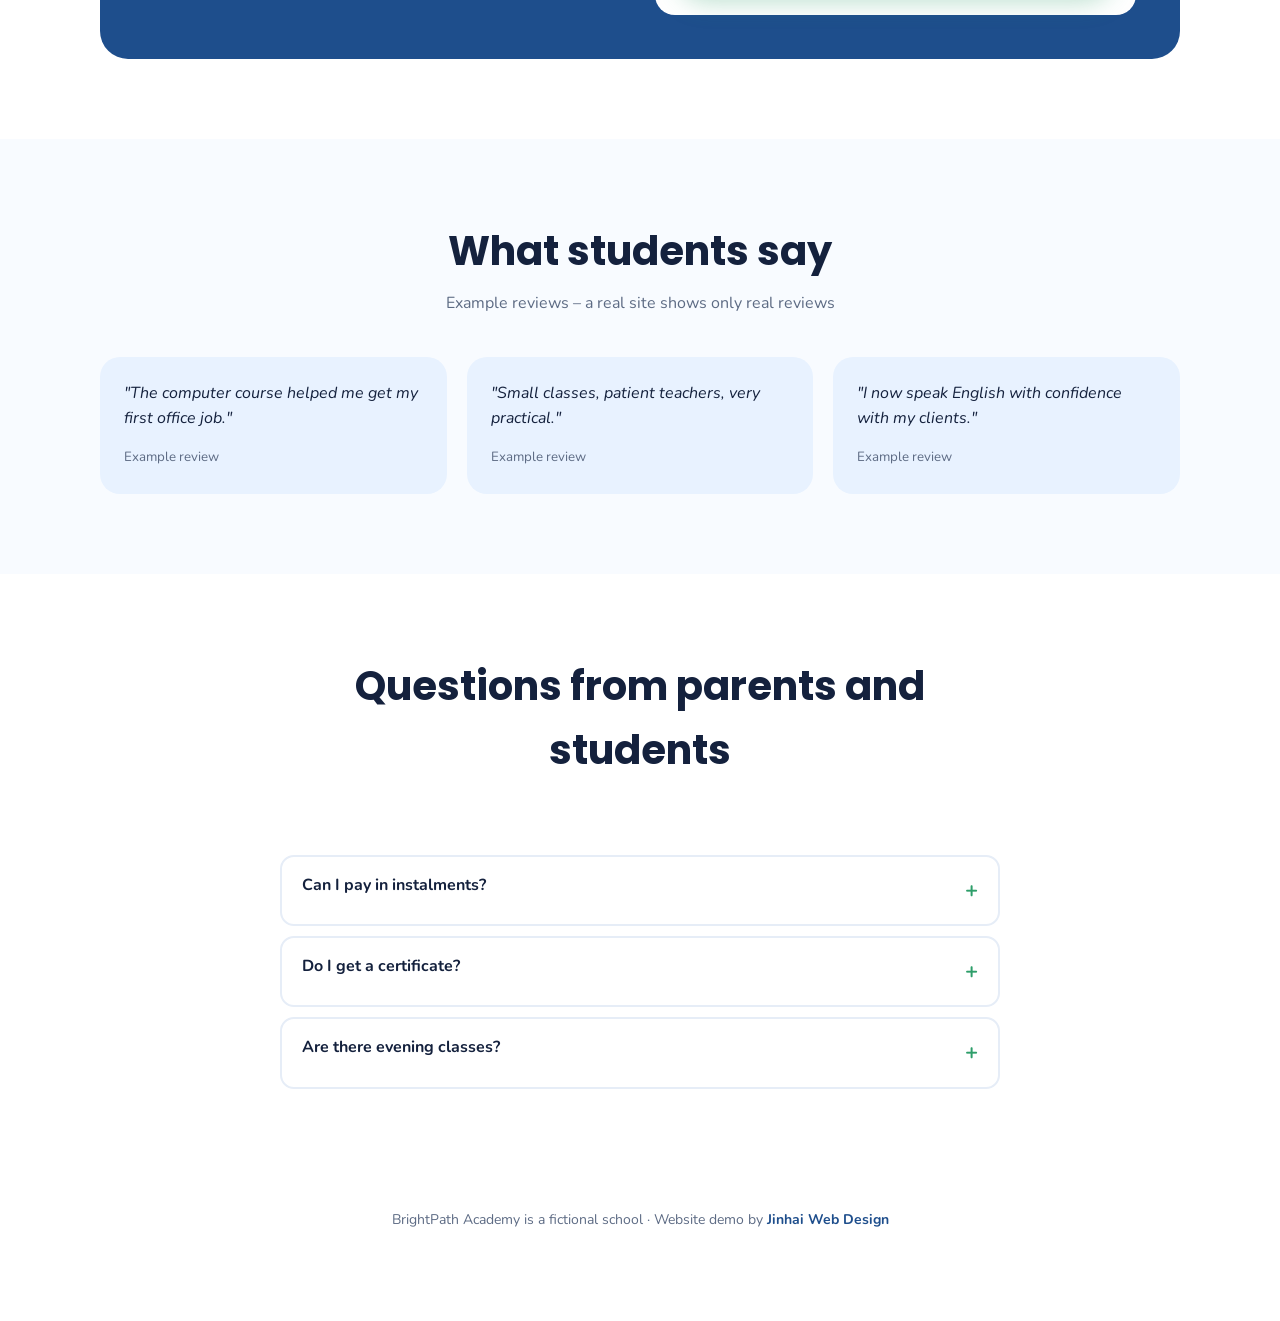
<file: school.html>
<!doctype html>
<html lang="en">
<head>
<meta charset="utf-8"><meta name="viewport" content="width=device-width,initial-scale=1">
<title>BrightPath Academy – School website demo</title>
<meta name="description" content="School and training centre website demo by Jinhai Web Design: courses, fees, enrolment form and FAQ. Fictional school.">
<link rel="icon" href="data:image/svg+xml,<svg xmlns='http://www.w3.org/2000/svg' viewBox='0 0 64 64'><text y='52' font-size='52'>🎓</text></svg>">
<link rel="preconnect" href="https://fonts.googleapis.com"><link rel="preconnect" href="https://fonts.gstatic.com" crossorigin>
<link href="https://fonts.googleapis.com/css2?family=Poppins:wght@500;700;800&family=Nunito:wght@400;600;700&display=swap" rel="stylesheet">
<style>
:root{--blue:#1E4E8C;--blue2:#2f6fc4;--sky:#e8f2ff;--green:#2E9E6A;--ink:#14213d;--muted:#5d6b84;--bg:#fff}
*{box-sizing:border-box;margin:0;padding:0}html{scroll-behavior:smooth}
body{font-family:Nunito,sans-serif;color:var(--ink);background:var(--bg);line-height:1.6;overflow-x:hidden}a{color:inherit;text-decoration:none}
h1,h2,h3,.logo{font-family:Poppins,sans-serif}
.wrap{max-width:1120px;margin:0 auto;padding:0 20px}
.demo-bar{background:#D4A72C;color:#0B1B3A;text-align:center;font-size:13px;font-weight:700;padding:7px 12px}.demo-bar a{text-decoration:underline}
header{position:sticky;top:0;z-index:50;background:rgba(255,255,255,.9);backdrop-filter:blur(10px);transition:box-shadow .3s}header.shrink{box-shadow:0 8px 24px rgba(20,33,61,.12)}
.nav{height:70px;display:flex;align-items:center;justify-content:space-between;transition:height .3s}header.shrink .nav{height:58px}
.logo{font-weight:800;font-size:22px;color:var(--blue)}.logo span{color:var(--green)}
.menu{display:flex;gap:26px;font-weight:700}.menu a{position:relative;white-space:nowrap}.menu a::after{content:"";position:absolute;left:0;bottom:-4px;height:2px;width:0;background:var(--green);transition:width .25s}.menu a:hover::after{width:100%}
.cta{background:var(--green);color:#fff;padding:10px 18px;border-radius:999px;font-weight:800;white-space:nowrap}
.burger{display:none;background:none;border:0;font-size:28px;color:var(--blue)}
.hero{background:linear-gradient(160deg,var(--sky),#fff 70%);padding:70px 0 80px;overflow:hidden}
.hero .wrap{display:grid;grid-template-columns:1.1fr .9fr;gap:40px;align-items:center}
.pill{display:inline-block;background:#dff5ea;color:var(--green);padding:6px 14px;border-radius:999px;font-weight:700;font-size:13px;margin-bottom:16px}
h1{font-size:clamp(34px,5vw,56px);line-height:1.1;margin-bottom:16px}h1 em{color:var(--blue2);font-style:normal}
.hero p{color:var(--muted);font-size:18px;margin-bottom:26px;max-width:520px}
.btns{display:flex;gap:12px;flex-wrap:wrap}.btn{padding:14px 24px;border-radius:999px;font-weight:800;transition:transform .2s;display:inline-block}.btn:hover{transform:translateY(-3px)}.btn.g{background:var(--green);color:#fff;box-shadow:0 10px 26px rgba(46,158,106,.35)}.btn.o{border:2px solid var(--blue);color:var(--blue)}
.scene{position:relative;height:360px}
.board{position:absolute;inset:30px 20px 60px;background:var(--blue);border-radius:24px;box-shadow:0 30px 60px rgba(30,78,140,.35);display:grid;place-items:center;color:#fff;font-family:Poppins;font-size:42px;font-weight:800}
.fl{position:absolute;background:#fff;border-radius:16px;padding:12px 16px;box-shadow:0 14px 30px rgba(20,33,61,.15);font-weight:700;animation:bob 5s ease-in-out infinite}
.fl1{left:0;top:10px}.fl2{right:0;top:110px;animation-delay:-1.5s}.fl3{left:30px;bottom:20px;animation-delay:-3s}
@keyframes bob{50%{transform:translateY(-10px)}}
.stats{display:grid;grid-template-columns:repeat(4,1fr);gap:16px;margin-top:-40px;position:relative}
.st{background:#fff;border-radius:18px;padding:20px;text-align:center;box-shadow:0 14px 40px rgba(20,33,61,.1)}.st b{display:block;font-size:32px;color:var(--blue);font-family:Poppins}.st span{color:var(--muted);font-size:14px}
section{padding:80px 0}.h2{font-size:clamp(28px,3.6vw,40px);text-align:center;margin-bottom:8px}.sub{text-align:center;color:var(--muted);margin-bottom:40px}
.courses{display:grid;grid-template-columns:repeat(3,1fr);gap:22px}
.c{border:2px solid #e6edf7;border-radius:22px;padding:26px;transition:transform .3s,border-color .3s,box-shadow .3s;display:flex;flex-direction:column}.c:hover{transform:translateY(-6px);border-color:var(--blue2);box-shadow:0 20px 40px rgba(30,78,140,.12)}
.c .ic{font-size:38px}.c h3{margin:10px 0 6px;font-size:20px}.c p{color:var(--muted);font-size:15px;flex:1}.c .meta{display:flex;justify-content:space-between;margin-top:16px;font-weight:800}.c .meta span:last-child{color:var(--green)}
.enrol{background:var(--blue);color:#fff;border-radius:28px;padding:44px;display:grid;grid-template-columns:1fr 1fr;gap:30px;align-items:center}
.enrol p{color:#cfe0f7}
form{background:#fff;border-radius:20px;padding:24px;display:grid;gap:12px;color:var(--ink)}
input,select{width:100%;padding:13px 14px;border-radius:12px;border:1px solid #d5deeb;font:inherit}
form button{border:0;cursor:pointer;font:inherit}.ok{display:none;color:var(--green);font-weight:700}
.rev{display:grid;grid-template-columns:repeat(3,1fr);gap:20px}.r{background:var(--sky);border-radius:20px;padding:24px}.r p{font-style:italic;margin-bottom:12px}.r small{color:var(--muted)}
details{border:2px solid #e6edf7;border-radius:14px;padding:16px 20px;margin-bottom:10px}summary{cursor:pointer;font-weight:700;list-style:none;display:flex;justify-content:space-between}summary::after{content:"+";transition:transform .3s;color:var(--green);font-size:22px}details[open] summary::after{transform:rotate(45deg)}details p{color:var(--muted);margin-top:8px}
footer{text-align:center;color:var(--muted);padding:30px 20px 90px;font-size:14px}
.wa{position:fixed;right:18px;bottom:18px;width:60px;height:60px;border-radius:50%;background:#25d366;display:grid;place-items:center;z-index:60;box-shadow:0 10px 30px rgba(37,211,102,.5);font-size:30px}.wa::before{content:"";position:absolute;inset:0;border-radius:50%;border:3px solid #25d366;animation:pulse 2s infinite}@keyframes pulse{to{transform:scale(1.6);opacity:0}}
.rv{opacity:0;transform:translateY(34px);transition:opacity .8s,transform .8s cubic-bezier(.2,.8,.2,1)}.rv.in{opacity:1;transform:none}
@media(max-width:900px){.hero .wrap,.enrol{grid-template-columns:1fr}.courses,.rev{grid-template-columns:1fr}.stats{grid-template-columns:repeat(2,1fr)}.scene{height:300px}.enrol{padding:28px}}
@media(max-width:860px){.burger{display:block}.menu{position:fixed;top:58px;left:0;right:0;flex-direction:column;background:#fff;padding:22px;transform:translateY(-110%);visibility:hidden;transition:transform .35s,visibility .35s;box-shadow:0 10px 20px rgba(0,0,0,.08)}.menu.open{transform:none;visibility:visible}.nav .cta{display:none}}
@media(prefers-reduced-motion:reduce){*{animation:none!important;transition:none!important}.rv{opacity:1;transform:none}}
</style>
</head>
<body>
<div class="demo-bar">DEMO – fictional school made by <a href="index.html">Jinhai Web Design</a>. Want this for your school? <a href="https://wa.me/263782252140?text=Hello%2C%20I%20want%20a%20school%20website%20like%20the%20BrightPath%20demo" target="_blank" rel="noopener">Message us</a></div>
<header id="hd"><div class="wrap nav"><a class="logo" href="#top">Bright<span>Path</span></a>
<nav class="menu" id="menu"><a href="#courses">Courses</a><a href="#enrol">Enrol</a><a href="#reviews">Reviews</a><a href="#faq">FAQ</a></nav>
<a class="cta" href="#enrol">Enrol now</a><button class="burger" id="burger" aria-label="Open menu" aria-expanded="false">☰</button></div></header>
<section class="hero" id="top"><div class="wrap"><div><span class="pill rv">New intake – January</span><h1 class="rv">Skills for a <em>brighter future</em></h1><p class="rv">Computer, English and business courses with practical classes, small groups and a certificate at the end.</p><div class="btns rv"><a class="btn g" href="#enrol">Enrol now</a><a class="btn o" href="#courses">See courses</a></div></div>
<div class="scene" aria-hidden="true"><div class="board">A+ 🎓</div><div class="fl fl1">💻 Computer skills</div><div class="fl fl2">🗣️ English</div><div class="fl fl3">📊 Business</div></div></div></section>
<div class="wrap"><div class="stats">
<div class="st rv"><b data-count="1200" data-suf="+">0</b><span>students trained</span></div><div class="st rv"><b data-count="12">0</b><span>courses</span></div><div class="st rv"><b data-count="95" data-suf="%">0</b><span>pass rate</span></div><div class="st rv"><b data-count="10" data-suf=" yrs">0</b><span>experience</span></div></div>
<p style="text-align:center;color:var(--muted);font-size:13px;margin-top:10px">Example figures for the demo</p></div>
<section id="courses"><div class="wrap"><h2 class="h2 rv">Our courses</h2><p class="sub rv">Example courses and fees</p><div class="courses">
<div class="c rv"><span class="ic">💻</span><h3>Computer Basics</h3><p>Windows, Word, Excel, email and internet, step by step.</p><div class="meta"><span>3 months</span><span>$60</span></div></div>
<div class="c rv"><span class="ic">🗣️</span><h3>Spoken English</h3><p>Speak with confidence at work and in interviews.</p><div class="meta"><span>4 months</span><span>$80</span></div></div>
<div class="c rv"><span class="ic">📊</span><h3>Small Business</h3><p>Accounting basics, marketing and customer service.</p><div class="meta"><span>2 months</span><span>$50</span></div></div></div></div></section>
<section id="enrol" style="padding-top:0"><div class="wrap"><div class="enrol rv"><div><h2 style="font-size:clamp(26px,3.4vw,36px);margin-bottom:10px">Enrol your place</h2><p>Fill in the form and we will call you back to confirm your course and schedule.</p></div>
<form id="f"><input required placeholder="Full name"><input required type="tel" placeholder="Phone / WhatsApp"><select><option>Computer Basics</option><option>Spoken English</option><option>Small Business</option></select><button class="btn g" type="submit">Send my enrolment</button><p class="ok" id="ok">✓ Demo only – in a real site, the school receives your enrolment.</p></form></div></div></section>
<section id="reviews" style="background:#f8fbff"><div class="wrap"><h2 class="h2 rv">What students say</h2><p class="sub rv">Example reviews – a real site shows only real reviews</p><div class="rev">
<div class="r rv"><p>"The computer course helped me get my first office job."</p><small>Example review</small></div>
<div class="r rv"><p>"Small classes, patient teachers, very practical."</p><small>Example review</small></div>
<div class="r rv"><p>"I now speak English with confidence with my clients."</p><small>Example review</small></div></div></div></section>
<section id="faq"><div class="wrap" style="max-width:760px"><h2 class="h2 rv">Questions from parents and students</h2><p class="sub rv">&nbsp;</p>
<details class="rv"><summary>Can I pay in instalments?</summary><p>Yes, fees can be paid monthly.</p></details>
<details class="rv"><summary>Do I get a certificate?</summary><p>Yes, every student who passes receives a certificate.</p></details>
<details class="rv"><summary>Are there evening classes?</summary><p>Yes, for people who work during the day.</p></details></div></section>
<footer>BrightPath Academy is a fictional school · Website demo by <a href="index.html" style="color:var(--blue);font-weight:700">Jinhai Web Design</a></footer>
<a class="wa" href="https://wa.me/263782252140?text=Hello%2C%20I%20want%20a%20school%20website" target="_blank" rel="noopener" aria-label="WhatsApp">💬</a>
<script>
const h=document.getElementById('hd');addEventListener('scroll',()=>h.classList.toggle('shrink',scrollY>30));
const b=document.getElementById('burger'),m=document.getElementById('menu');b.onclick=()=>{const o=m.classList.toggle('open');b.setAttribute('aria-expanded',o)};m.querySelectorAll('a').forEach(a=>a.onclick=()=>m.classList.remove('open'));
document.getElementById('f').onsubmit=e=>{e.preventDefault();document.getElementById('ok').style.display='block'};
const io=new IntersectionObserver(es=>es.forEach(e=>{if(e.isIntersecting){const s=[...e.target.parentNode.children].filter(c=>c.classList.contains('rv'));e.target.style.transitionDelay=(s.indexOf(e.target)%4*90)+'ms';e.target.classList.add('in');const c=e.target.querySelector('[data-count]');if(c)count(c);io.unobserve(e.target)}}),{threshold:.12});document.querySelectorAll('.rv').forEach(e=>io.observe(e));
function count(el){const n=+el.dataset.count,s=el.dataset.suf||'',t0=performance.now();(function f(t){const k=Math.min(1,(t-t0)/1400);el.textContent=Math.round(n*(1-Math.pow(1-k,3)))+s;if(k<1)requestAnimationFrame(f)})(t0)}
</script>
</body></html>
</file>
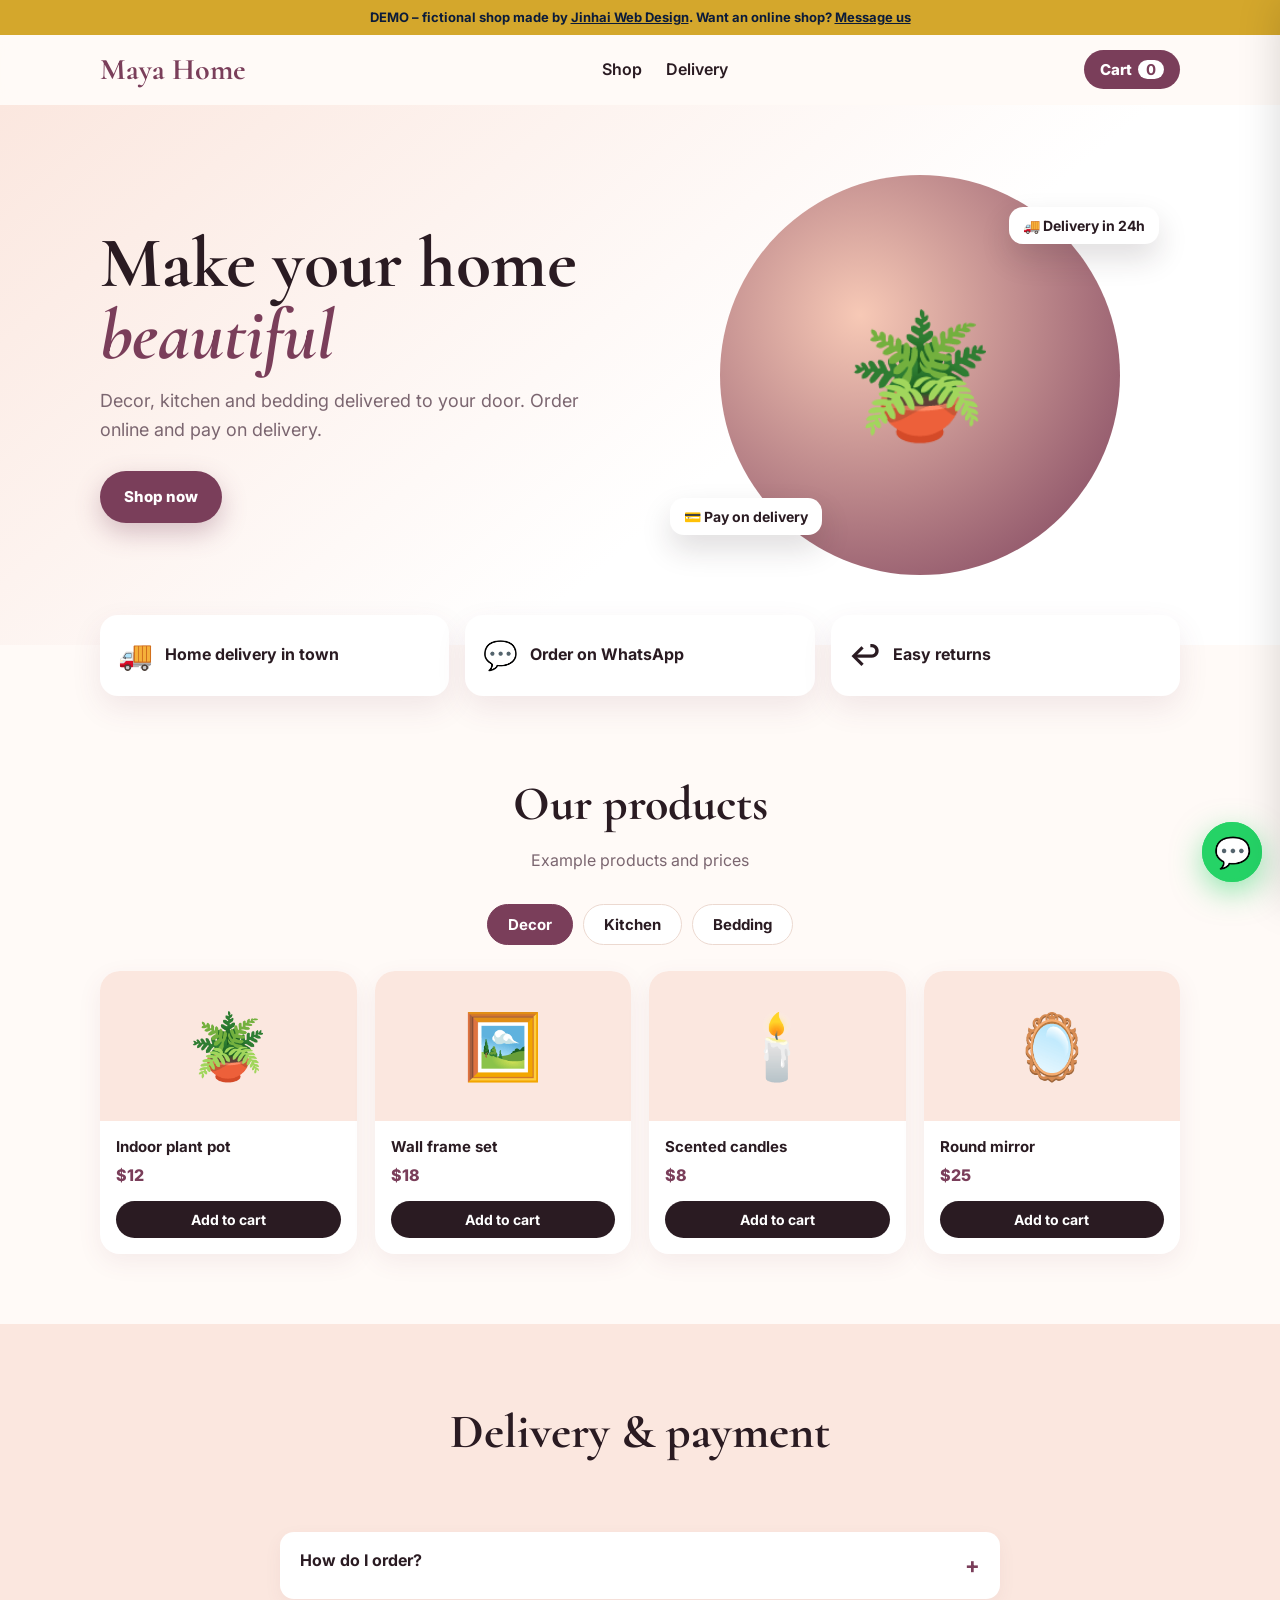
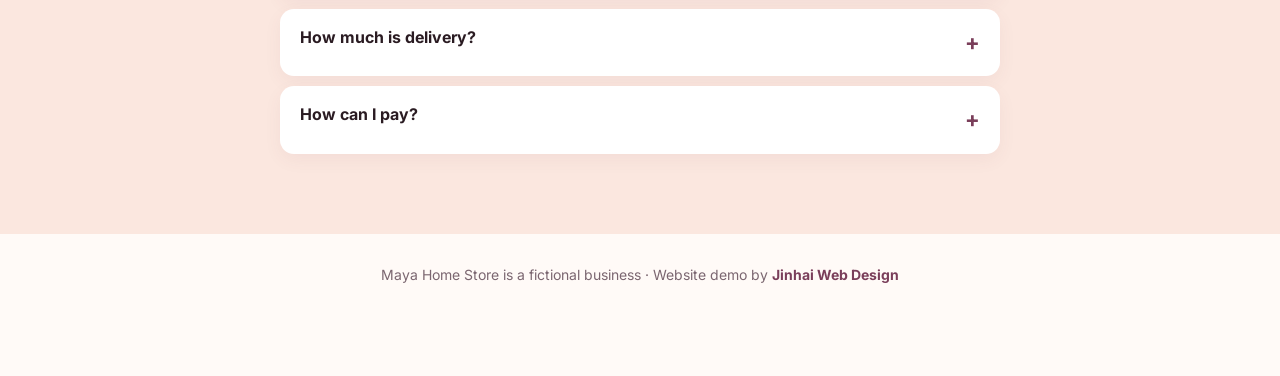
<file: shop.html>
<!doctype html>
<html lang="en">
<head>
<meta charset="utf-8"><meta name="viewport" content="width=device-width,initial-scale=1">
<title>Maya Home Store – Online shop demo</title>
<meta name="description" content="Online shop website demo by Jinhai Web Design: catalogue, cart and WhatsApp order with home delivery. Fictional store.">
<link rel="icon" href="data:image/svg+xml,<svg xmlns='http://www.w3.org/2000/svg' viewBox='0 0 64 64'><text y='52' font-size='52'>🛍️</text></svg>">
<link rel="preconnect" href="https://fonts.googleapis.com"><link rel="preconnect" href="https://fonts.gstatic.com" crossorigin>
<link href="https://fonts.googleapis.com/css2?family=Cormorant:wght@600;700&family=Inter:wght@400;600;800&display=swap" rel="stylesheet">
<style>
:root{--plum:#7a3e5a;--rose:#f7c9b6;--rose2:#fbe7df;--ink:#2a1b22;--muted:#7b6670;--gold:#c79a5b;--bg:#fffaf7}
*{box-sizing:border-box;margin:0;padding:0}html{scroll-behavior:smooth}
body{font-family:Inter,sans-serif;color:var(--ink);background:var(--bg);line-height:1.6;overflow-x:hidden}a{color:inherit;text-decoration:none}
.wrap{max-width:1120px;margin:0 auto;padding:0 20px}
.demo-bar{background:#D4A72C;color:#0B1B3A;text-align:center;font-size:13px;font-weight:700;padding:7px 12px}.demo-bar a{text-decoration:underline}
header{position:sticky;top:0;z-index:50;background:rgba(255,250,247,.9);backdrop-filter:blur(10px);transition:box-shadow .3s}header.shrink{box-shadow:0 8px 24px rgba(122,62,90,.12)}
.nav{height:70px;display:flex;align-items:center;justify-content:space-between;gap:14px;transition:height .3s}header.shrink .nav{height:58px}
.logo{font-family:Cormorant,serif;font-weight:700;font-size:30px;color:var(--plum)}
.menu{display:flex;gap:24px;font-weight:600}.menu a{position:relative;white-space:nowrap}.menu a::after{content:"";position:absolute;left:0;bottom:-4px;height:2px;width:0;background:var(--plum);transition:width .25s}.menu a:hover::after{width:100%}
.cartbtn{background:var(--plum);color:#fff;border:0;padding:10px 16px;border-radius:999px;font:800 15px Inter;cursor:pointer;white-space:nowrap}.cartbtn b{background:#fff;color:var(--plum);border-radius:999px;padding:0 8px;margin-left:6px}
.burger{display:none;background:none;border:0;font-size:28px;color:var(--plum)}
.hero{background:linear-gradient(140deg,var(--rose2),#fff 60%);padding:70px 0}
.hero .wrap{display:grid;grid-template-columns:1fr 1fr;gap:40px;align-items:center}
h1{font-family:Cormorant,serif;font-size:clamp(42px,6vw,72px);line-height:1;margin-bottom:16px}h1 em{color:var(--plum)}
.hero p{color:var(--muted);font-size:18px;margin-bottom:26px;max-width:480px}
.btn{padding:14px 24px;border-radius:999px;font-weight:800;display:inline-block;transition:transform .2s;border:0;cursor:pointer;font-family:inherit;font-size:15px}.btn:hover{transform:translateY(-3px)}.btn.p{background:var(--plum);color:#fff;box-shadow:0 10px 26px rgba(122,62,90,.3)}
.circle{aspect-ratio:1;max-width:400px;margin:auto;border-radius:50%;background:radial-gradient(circle at 35% 35%,var(--rose),var(--plum));display:grid;place-items:center;font-size:120px;position:relative;animation:breathe 6s ease-in-out infinite}
@keyframes breathe{50%{transform:scale(1.04)}}
.tagf{position:absolute;background:#fff;border-radius:14px;padding:10px 14px;font:700 14px Inter;box-shadow:0 14px 30px rgba(42,27,34,.15);animation:bob 5s ease-in-out infinite}.tf1{top:8%;right:4%}.tf2{bottom:10%;left:2%;animation-delay:-2.5s}
@keyframes bob{50%{transform:translateY(-10px)}}
.perks{display:grid;grid-template-columns:repeat(3,1fr);gap:16px;margin-top:-30px}
.pk{background:#fff;border-radius:18px;padding:18px;display:flex;gap:12px;align-items:center;box-shadow:0 12px 30px rgba(122,62,90,.1);font-weight:700}.pk span{font-size:28px}
section{padding:70px 0}.h2{font-family:Cormorant,serif;font-size:clamp(34px,4vw,48px);text-align:center;margin-bottom:6px}.sub{text-align:center;color:var(--muted);margin-bottom:30px}
.tabs{display:flex;gap:10px;justify-content:center;flex-wrap:wrap;margin-bottom:26px}.tabs button{background:#fff;border:1px solid #ecd9d0;padding:10px 20px;border-radius:999px;font:700 15px Inter;cursor:pointer;color:var(--ink)}.tabs button.on{background:var(--plum);color:#fff;border-color:var(--plum)}
.grid{display:grid;grid-template-columns:repeat(4,1fr);gap:18px}
.prod{background:#fff;border-radius:20px;overflow:hidden;box-shadow:0 8px 24px rgba(122,62,90,.08);transition:transform .3s,box-shadow .3s;animation:fadeUp .5s both;display:flex;flex-direction:column}.prod:hover{transform:translateY(-6px);box-shadow:0 18px 40px rgba(122,62,90,.16)}
.prod .im{height:150px;display:grid;place-items:center;font-size:64px;background:var(--rose2)}
.prod .in{padding:14px 16px 16px;display:flex;flex-direction:column;flex:1}.prod b{font-size:15px}.prod .pr{color:var(--plum);font-weight:800;margin:4px 0 12px;flex:1}
.prod button{background:var(--ink);color:#fff;border:0;border-radius:999px;padding:10px;font:700 14px Inter;cursor:pointer;transition:background .2s}.prod button:hover{background:var(--plum)}
@keyframes fadeUp{from{opacity:0;transform:translateY(16px)}}
.drawer{position:fixed;top:0;right:0;height:100%;width:min(380px,100%);background:#fff;z-index:80;box-shadow:-20px 0 40px rgba(0,0,0,.15);transform:translateX(105%);transition:transform .35s;display:flex;flex-direction:column;padding:22px}
.drawer.open{transform:none}.drawer h3{font-family:Cormorant,serif;font-size:30px;margin-bottom:14px}
.lines{flex:1;overflow:auto}.line{display:flex;justify-content:space-between;padding:10px 0;border-bottom:1px solid #f1e6e0}
.tot{display:flex;justify-content:space-between;font-weight:800;font-size:18px;margin:16px 0}
.close{position:absolute;top:16px;right:18px;background:none;border:0;font-size:26px;cursor:pointer}
.empty{color:var(--muted)}
details{background:#fff;border-radius:14px;padding:16px 20px;margin-bottom:10px;box-shadow:0 6px 18px rgba(122,62,90,.06)}summary{cursor:pointer;font-weight:700;list-style:none;display:flex;justify-content:space-between}summary::after{content:"+";transition:transform .3s;color:var(--plum);font-size:22px}details[open] summary::after{transform:rotate(45deg)}details p{color:var(--muted);margin-top:8px}
footer{text-align:center;color:var(--muted);padding:30px 20px 90px;font-size:14px}
.wa{position:fixed;right:18px;bottom:18px;width:60px;height:60px;border-radius:50%;background:#25d366;display:grid;place-items:center;z-index:60;box-shadow:0 10px 30px rgba(37,211,102,.5);font-size:30px}.wa::before{content:"";position:absolute;inset:0;border-radius:50%;border:3px solid #25d366;animation:pulse 2s infinite}@keyframes pulse{to{transform:scale(1.6);opacity:0}}
.rv{opacity:0;transform:translateY(34px);transition:opacity .8s,transform .8s cubic-bezier(.2,.8,.2,1)}.rv.in{opacity:1;transform:none}
@media(max-width:960px){.grid{grid-template-columns:repeat(2,1fr)}.hero .wrap{grid-template-columns:1fr}.circle{max-width:280px;font-size:90px}}
@media(max-width:860px){.burger{display:block}.menu{position:fixed;top:58px;left:0;right:0;flex-direction:column;background:var(--bg);padding:22px;transform:translateY(-110%);visibility:hidden;transition:transform .35s,visibility .35s}.menu.open{transform:none;visibility:visible}.perks{grid-template-columns:1fr}}
@media(prefers-reduced-motion:reduce){*{animation:none!important;transition:none!important}.rv{opacity:1;transform:none}}
</style>
</head>
<body>
<div class="demo-bar">DEMO – fictional shop made by <a href="index.html">Jinhai Web Design</a>. Want an online shop? <a href="https://wa.me/263782252140?text=Hello%2C%20I%20want%20an%20online%20shop%20like%20the%20Maya%20Home%20demo" target="_blank" rel="noopener">Message us</a></div>
<header id="hd"><div class="wrap nav"><a class="logo" href="#top">Maya Home</a>
<nav class="menu" id="menu"><a href="#shop">Shop</a><a href="#faq">Delivery</a></nav>
<div style="display:flex;gap:8px;align-items:center"><button class="cartbtn" id="openCart">Cart<b id="cnt">0</b></button><button class="burger" id="burger" aria-label="Open menu" aria-expanded="false">☰</button></div></div></header>
<section class="hero" id="top"><div class="wrap"><div><h1 class="rv">Make your home <em>beautiful</em></h1><p class="rv">Decor, kitchen and bedding delivered to your door. Order online and pay on delivery.</p><a class="btn p rv" href="#shop">Shop now</a></div>
<div class="rv" style="position:relative"><div class="circle" aria-hidden="true">🪴</div><div class="tagf tf1">🚚 Delivery in 24h</div><div class="tagf tf2">💳 Pay on delivery</div></div></div></section>
<div class="wrap"><div class="perks"><div class="pk rv"><span>🚚</span>Home delivery in town</div><div class="pk rv"><span>💬</span>Order on WhatsApp</div><div class="pk rv"><span>↩️</span>Easy returns</div></div></div>
<section id="shop"><div class="wrap"><h2 class="h2 rv">Our products</h2><p class="sub rv">Example products and prices</p><div class="tabs" id="tabs"></div><div class="grid" id="grid"></div></div></section>
<section id="faq" style="background:var(--rose2)"><div class="wrap" style="max-width:760px"><h2 class="h2 rv">Delivery & payment</h2><p class="sub rv">&nbsp;</p>
<details class="rv"><summary>How do I order?</summary><p>Add products to your cart, then send your order on WhatsApp in one click.</p></details>
<details class="rv"><summary>How much is delivery?</summary><p>Free in town for orders over $30.</p></details>
<details class="rv"><summary>How can I pay?</summary><p>Cash or mobile money on delivery.</p></details></div></section>
<footer>Maya Home Store is a fictional business · Website demo by <a href="index.html" style="color:var(--plum);font-weight:700">Jinhai Web Design</a></footer>
<aside class="drawer" id="drawer" aria-label="Cart"><button class="close" id="closeCart" aria-label="Close cart">×</button><h3>Your cart</h3><div class="lines" id="lines"></div><div class="tot"><span>Total</span><span id="tot">$0</span></div><a class="btn p" id="order" href="#" target="_blank" rel="noopener" style="text-align:center">Order on WhatsApp</a><p style="font-size:12px;color:var(--muted);margin-top:8px">Demo: the order message goes to Jinhai Web Design.</p></aside>
<a class="wa" href="https://wa.me/263782252140?text=Hello%2C%20I%20want%20an%20online%20shop" target="_blank" rel="noopener" aria-label="WhatsApp">💬</a>
<script>
const h=document.getElementById('hd');addEventListener('scroll',()=>h.classList.toggle('shrink',scrollY>30));
const b=document.getElementById('burger'),m=document.getElementById('menu');b.onclick=()=>{const o=m.classList.toggle('open');b.setAttribute('aria-expanded',o)};m.querySelectorAll('a').forEach(a=>a.onclick=()=>m.classList.remove('open'));
const P={Decor:[['🪴','Indoor plant pot',12],['🖼️','Wall frame set',18],['🕯️','Scented candles',8],['🪞','Round mirror',25]],Kitchen:[['🍳','Non-stick pan',15],['🫖','Tea set',20],['🔪','Knife set',22],['🥣','Bowl set (6)',10]],Bedding:[['🛏️','Bed sheet set',24],['🧸','Cushion pair',11],['🛋️','Throw blanket',16],['😴','Pillow (2)',13]]};
const tabs=document.getElementById('tabs'),grid=document.getElementById('grid'),cart={};
function show(k){[...tabs.children].forEach(x=>x.classList.toggle('on',x.textContent===k));grid.innerHTML=P[k].map((p,i)=>`<div class="prod" style="animation-delay:${i*60}ms"><div class="im">${p[0]}</div><div class="in"><b>${p[1]}</b><span class="pr">$${p[2]}</span><button data-n="${p[1]}" data-p="${p[2]}">Add to cart</button></div></div>`).join('');grid.querySelectorAll('button').forEach(x=>x.onclick=()=>{cart[x.dataset.n]=cart[x.dataset.n]||{p:+x.dataset.p,q:0};cart[x.dataset.n].q++;x.textContent='Added ✓';setTimeout(()=>x.textContent='Add to cart',900);render()})}
Object.keys(P).forEach(k=>{const bt=document.createElement('button');bt.textContent=k;bt.onclick=()=>show(k);tabs.appendChild(bt)});show('Decor');
function render(){const ks=Object.keys(cart);let t=0,n=0;document.getElementById('lines').innerHTML=ks.length?ks.map(k=>{t+=cart[k].p*cart[k].q;n+=cart[k].q;return `<div class="line"><span>${cart[k].q} × ${k}</span><b>$${cart[k].p*cart[k].q}</b></div>`}).join(''):'<p class="empty">Your cart is empty.</p>';document.getElementById('tot').textContent='$'+t;document.getElementById('cnt').textContent=n;const msg='Hello Maya Home (demo), I want to order:\n'+ks.map(k=>cart[k].q+' x '+k).join('\n')+'\nTotal: $'+t;document.getElementById('order').href='https://wa.me/263782252140?text='+encodeURIComponent(msg)}
render();const d=document.getElementById('drawer');document.getElementById('openCart').onclick=()=>d.classList.add('open');document.getElementById('closeCart').onclick=()=>d.classList.remove('open');
const io=new IntersectionObserver(es=>es.forEach(e=>{if(e.isIntersecting){const s=[...e.target.parentNode.children].filter(c=>c.classList.contains('rv'));e.target.style.transitionDelay=(s.indexOf(e.target)%4*90)+'ms';e.target.classList.add('in');io.unobserve(e.target)}}),{threshold:.12});document.querySelectorAll('.rv').forEach(e=>io.observe(e));
</script>
</body></html>
</file>
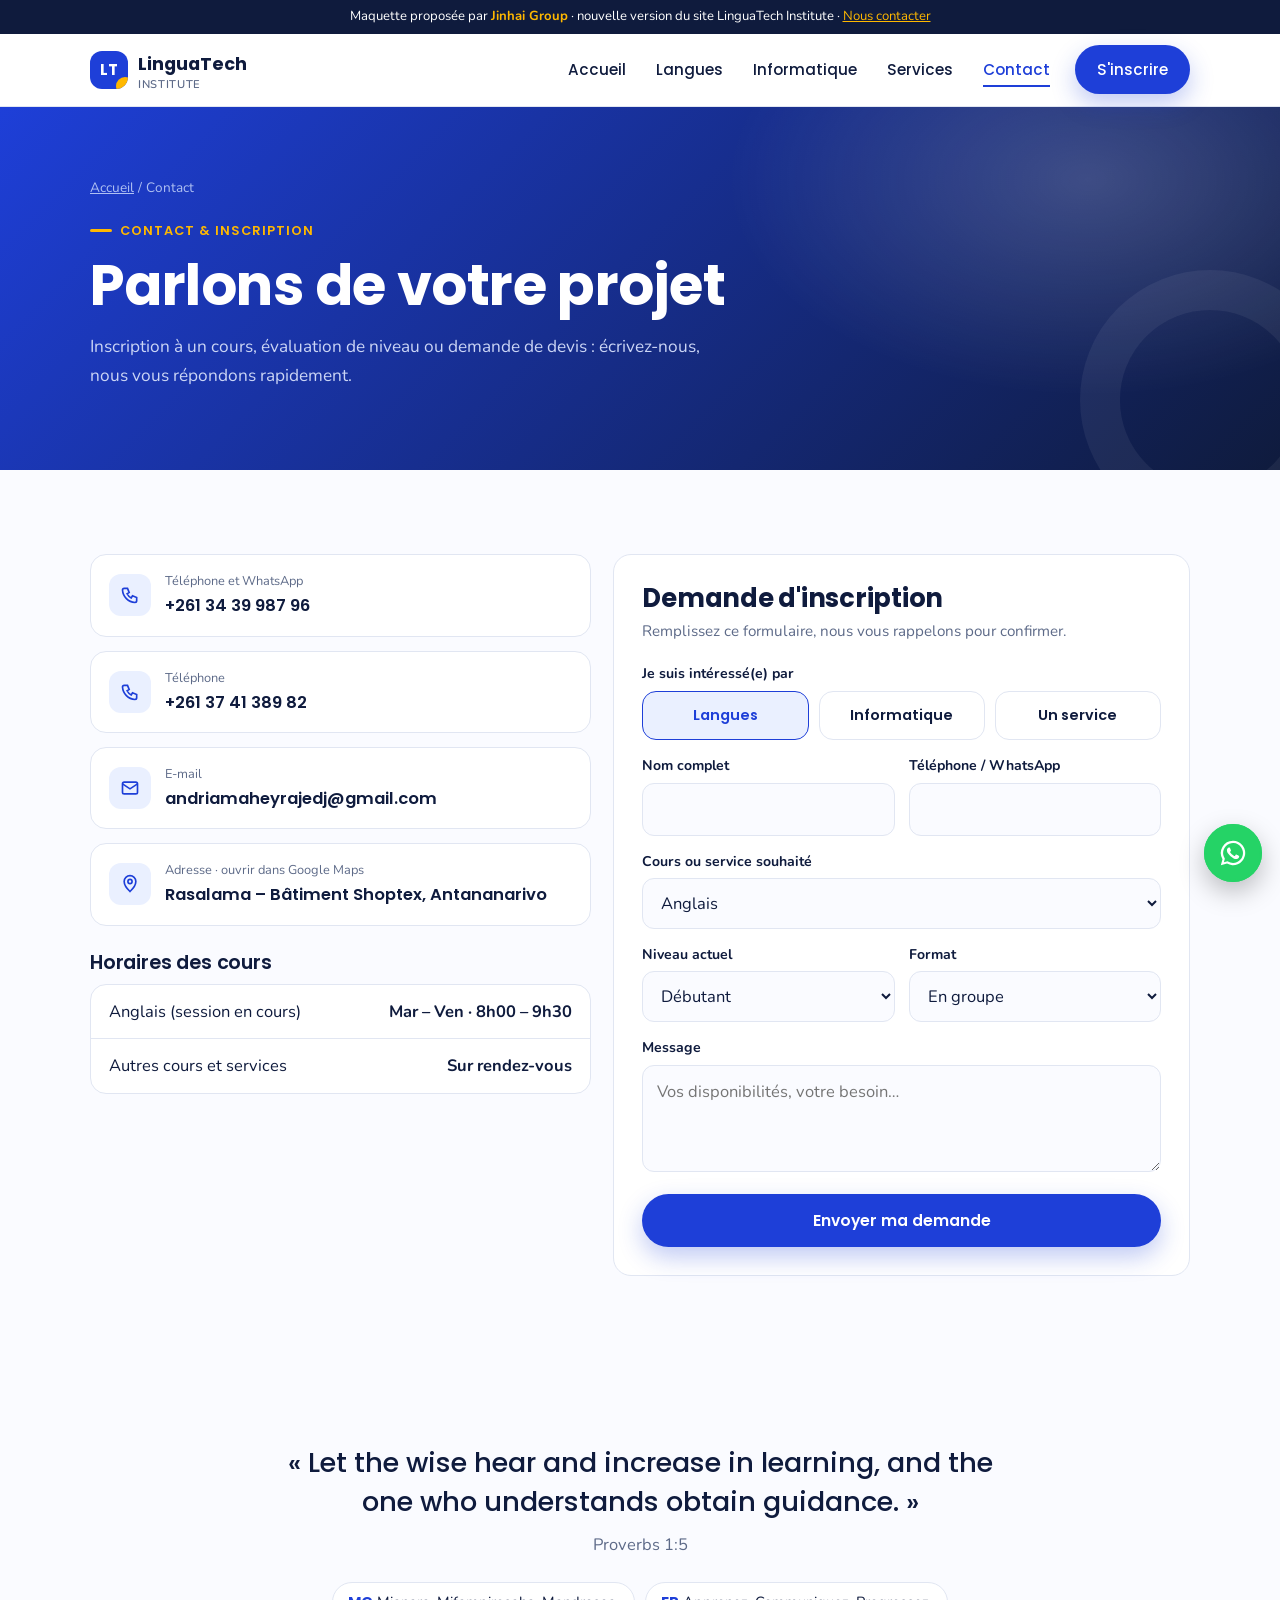
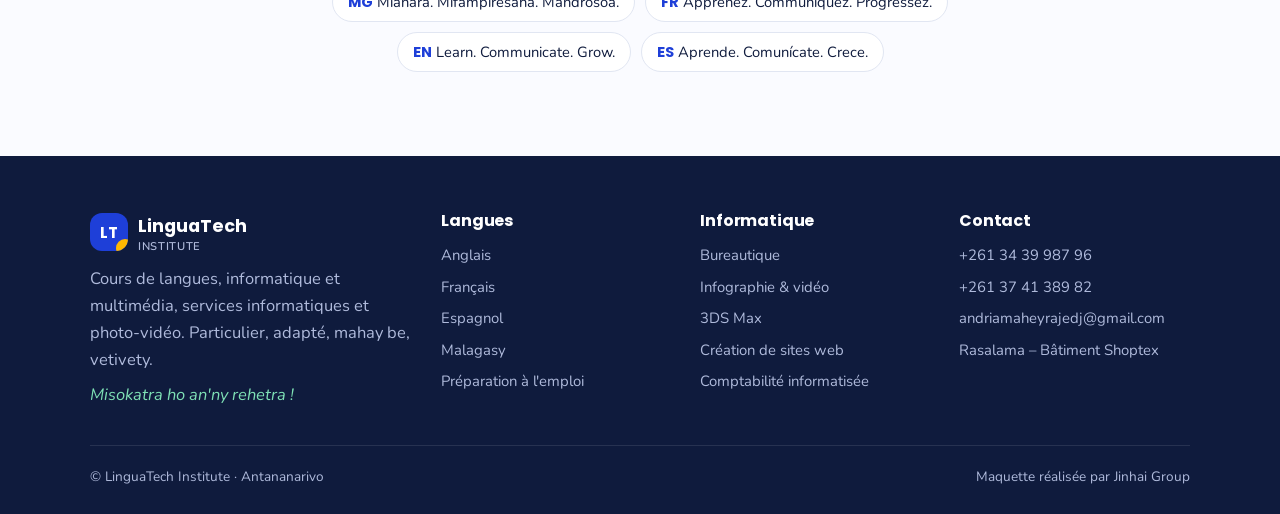
<file: linguatech/contact.html>
<!DOCTYPE html>
<html lang="fr">
<head>
<meta charset="utf-8">
<meta name="viewport" content="width=device-width,initial-scale=1">
<meta name="robots" content="noindex, nofollow">
<title>Contact et inscription – LinguaTech Institute</title>
<meta name="description" content="Inscrivez-vous à un cours de langue ou d'informatique, ou demandez un devis de service à LinguaTech Institute, Rasalama – Bâtiment Shoptex, Antananarivo.">
<link rel="icon" href="data:image/svg+xml,%3Csvg xmlns='http://www.w3.org/2000/svg' viewBox='0 0 40 40'%3E%3Crect width='40' height='40' rx='12' fill='%231E3FD8'/%3E%3Ctext x='20' y='26' font-size='16' font-family='Arial' font-weight='700' fill='white' text-anchor='middle'%3ELT%3C/text%3E%3C/svg%3E">
<link rel="preconnect" href="https://fonts.googleapis.com">
<link rel="preconnect" href="https://fonts.gstatic.com" crossorigin>
<link href="https://fonts.googleapis.com/css2?family=Nunito:wght@400;600;700&family=Poppins:wght@500;600;700&display=swap" rel="stylesheet">
<link rel="stylesheet" href="style.css">
</head>
<body>
<div class="demo">Maquette proposée par <b>Jinhai Group</b> · nouvelle version du site LinguaTech Institute · <a href="https://wa.me/263782252140?text=Bonjour%20Jinhai%20Group%2C%20je%20viens%20de%20voir%20la%20maquette%20du%20site%20LinguaTech" target="_blank" rel="noopener" style="color:#FFB800;text-decoration:underline">Nous contacter</a></div>
<header>
  <div class="wrap nav">
    <a href="index.html" class="logo" aria-label="LinguaTech Institute, accueil"><span class="mark">LT</span><span>LinguaTech<small>Institute</small></span></a>
    <nav class="menu" id="menu">
      <a href="index.html">Accueil</a>
      <a href="langues.html">Langues</a>
      <a href="informatique.html">Informatique</a>
      <a href="services.html">Services</a>
      <a href="contact.html" class="on">Contact</a>
      <a class="btn btn-blue" href="contact.html#inscription">S'inscrire</a>
    </nav>
    <button class="burger" id="burger" aria-label="Ouvrir le menu" aria-expanded="false" aria-controls="menu"><svg viewBox="0 0 24 24" fill="none" stroke="currentColor" stroke-width="2.2" stroke-linecap="round"><path d="M4 7h16M4 12h16M4 17h16"/></svg></button>
  </div>
</header>
<main>

<section class="phero ct"><div class="deco"></div><div class="wrap">
  <div class="crumb"><a href="index.html">Accueil</a> / Contact</div>
  <span class="tag">Contact & inscription</span>
  <h1>Parlons de votre projet</h1>
  <p>Inscription à un cours, évaluation de niveau ou demande de devis : écrivez-nous, nous vous répondons rapidement.</p>
</div></section>

<section class="s" id="inscription">
  <div class="wrap contact">
    <div class="rv">
      <div class="info">
        <a href="tel:+261343998796"><span class="ic"><svg viewBox="0 0 24 24" fill="none" stroke="currentColor" stroke-width="2"><path d="M5 4h4l2 5-2.5 1.5a11 11 0 0 0 5 5L15 13l5 2v4a2 2 0 0 1-2 2A16 16 0 0 1 3 6a2 2 0 0 1 2-2"/></svg></span><span><small>Téléphone et WhatsApp</small><b>+261 34 39 987 96</b></span></a>
        <a href="tel:+261374138982"><span class="ic"><svg viewBox="0 0 24 24" fill="none" stroke="currentColor" stroke-width="2"><path d="M5 4h4l2 5-2.5 1.5a11 11 0 0 0 5 5L15 13l5 2v4a2 2 0 0 1-2 2A16 16 0 0 1 3 6a2 2 0 0 1 2-2"/></svg></span><span><small>Téléphone</small><b>+261 37 41 389 82</b></span></a>
        <a href="mailto:andriamaheyrajedj@gmail.com"><span class="ic"><svg viewBox="0 0 24 24" fill="none" stroke="currentColor" stroke-width="2"><rect x="3" y="5" width="18" height="14" rx="2"/><path d="m3 7 9 6 9-6"/></svg></span><span><small>E-mail</small><b>andriamaheyrajedj@gmail.com</b></span></a>
        <a href="https://www.google.com/maps/search/?api=1&query=Rasalama%20Antananarivo" target="_blank" rel="noopener"><span class="ic"><svg viewBox="0 0 24 24" fill="none" stroke="currentColor" stroke-width="2"><path d="M12 21s7-6.5 7-12a7 7 0 0 0-14 0c0 5.5 7 12 7 12z"/><circle cx="12" cy="9" r="2.5"/></svg></span><span><small>Adresse · ouvrir dans Google Maps</small><b>Rasalama – Bâtiment Shoptex, Antananarivo</b></span></a>
      </div>
      <h3 style="margin:26px 0 10px">Horaires des cours</h3>
      <div class="hours"><div><span>Anglais (session en cours)</span><b>Mar – Ven · 8h00 – 9h30</b></div><div><span>Autres cours et services</span><b>Sur rendez-vous</b></div></div>
    </div>
    <div class="card rv" style="padding:28px">
      <h2 style="font-size:1.6rem;margin-bottom:6px">Demande d'inscription</h2>
      <p class="muted" style="margin-bottom:18px">Remplissez ce formulaire, nous vous rappelons pour confirmer.</p>
      <form name="inscription" method="POST" data-netlify="true" netlify-honeypot="bot-field">
        <input type="hidden" name="form-name" value="inscription">
        <p class="hp"><label>Ne pas remplir <input name="bot-field"></label></p>
        <div><label>Je suis intéressé(e) par</label>
          <div class="chooser">
            <label><input type="radio" name="categorie" value="langues" checked><span>Langues</span></label>
            <label><input type="radio" name="categorie" value="informatique"><span>Informatique</span></label>
            <label><input type="radio" name="categorie" value="services"><span>Un service</span></label>
          </div></div>
        <div class="f2">
          <div><label for="nom">Nom complet</label><input id="nom" name="nom" autocomplete="name" required></div>
          <div><label for="tel">Téléphone / WhatsApp</label><input id="tel" name="telephone" type="tel" autocomplete="tel" required></div>
        </div>
        <div><label for="detail">Cours ou service souhaité</label>
          <select id="detail" name="detail">
            <optgroup label="Langues"><option>Anglais</option><option>Français</option><option>Espagnol</option><option>Malagasy</option><option>Préparation à l'emploi</option><option>Traduction</option></optgroup>
            <optgroup label="Informatique"><option>Bureautique (Word, Excel, PowerPoint)</option><option>Internet et e-mail</option><option>Infographie</option><option>Montage vidéo</option><option>3DS Max</option><option>Création de sites web</option><option>Programmation</option><option>Outils d'IA</option><option>Comptabilité informatisée</option></optgroup>
            <optgroup label="Services"><option>Dépannage / maintenance</option><option>Photo</option><option>Vidéo</option><option>Graphisme / 3D</option><option>Saisie, mémoire ou livre</option></optgroup>
          </select></div>
        <div class="f2">
          <div><label for="niveau">Niveau actuel</label><select id="niveau" name="niveau"><option>Débutant</option><option>Intermédiaire</option><option>Avancé</option><option>Je ne sais pas</option></select></div>
          <div><label for="format">Format</label><select id="format" name="format"><option>En groupe</option><option>Cours particulier</option><option>Sans objet (service)</option></select></div>
        </div>
        <div><label for="msg">Message</label><textarea id="msg" name="message" rows="3" placeholder="Vos disponibilités, votre besoin…"></textarea></div>
        <button class="btn btn-blue" type="submit">Envoyer ma demande</button>
        <p class="note" id="fnote">Aperçu de la maquette : le formulaire ne s'envoie pas encore. Il fonctionnera une fois le site en ligne. En attendant, écrivez-nous sur WhatsApp.</p>
      </form>
    </div>
  </div>
</section>

<section class="s"><div class="wrap quote rv">
  <blockquote>« Let the wise hear and increase in learning, and the one who understands obtain guidance. »</blockquote>
  <cite>Proverbs 1:5</cite>
  <div class="motto"><span><b>MG</b> Mianara. Mifampiresaha. Mandrosoa.</span><span><b>FR</b> Apprenez. Communiquez. Progressez.</span><span><b>EN</b> Learn. Communicate. Grow.</span><span><b>ES</b> Aprende. Comunícate. Crece.</span></div>
</div></section>
</main>
<footer>
  <div class="wrap">
    <div class="fgrid">
      <div>
        <a href="index.html" class="logo"><span class="mark">LT</span><span>LinguaTech<small>Institute</small></span></a>
        <p>Cours de langues, informatique et multimédia, services informatiques et photo-vidéo. Particulier, adapté, mahay be, vetivety.</p>
        <p class="mg" style="color:#7EE0B5;margin-top:8px">Misokatra ho an'ny rehetra !</p>
      </div>
      <div><h4>Langues</h4><ul><li><a href="langues.html">Anglais</a></li><li><a href="langues.html">Français</a></li><li><a href="langues.html">Espagnol</a></li><li><a href="langues.html">Malagasy</a></li><li><a href="langues.html#emploi">Préparation à l'emploi</a></li></ul></div>
      <div><h4>Informatique</h4><ul><li><a href="informatique.html">Bureautique</a></li><li><a href="informatique.html">Infographie & vidéo</a></li><li><a href="informatique.html">3DS Max</a></li><li><a href="informatique.html">Création de sites web</a></li><li><a href="informatique.html#compta">Comptabilité informatisée</a></li></ul></div>
      <div><h4>Contact</h4><ul><li>+261 34 39 987 96</li><li>+261 37 41 389 82</li><li style="word-break:break-all">andriamaheyrajedj@gmail.com</li><li>Rasalama – Bâtiment Shoptex</li></ul></div>
    </div>
    <div class="fbot"><span>© LinguaTech Institute · Antananarivo</span><span>Maquette réalisée par Jinhai Group</span></div>
  </div>
</footer>
<a class="wa" href="https://wa.me/261343998796?text=Bonjour%20LinguaTech%2C%20je%20viens%20du%20site%20web%20et%20je%20voudrais%20des%20informations." target="_blank" rel="noopener" aria-label="Écrire sur WhatsApp"><svg viewBox="0 0 32 32" fill="#fff"><path d="M16 3a13 13 0 0 0-11.2 19.6L3 29l6.6-1.7A13 13 0 1 0 16 3zm0 23.6a10.6 10.6 0 0 1-5.4-1.5l-.4-.2-3.9 1 1-3.8-.2-.4A10.6 10.6 0 1 1 16 26.6zm5.8-7.9c-.3-.2-1.9-.9-2.2-1s-.5-.2-.7.2-.8 1-1 1.2-.4.2-.7 0a8.7 8.7 0 0 1-4.3-3.8c-.3-.6.3-.5.9-1.7.1-.2 0-.4 0-.5l-1-2.4c-.3-.6-.5-.5-.7-.5h-.6a1.2 1.2 0 0 0-.9.4 3.6 3.6 0 0 0-1.1 2.7 6.3 6.3 0 0 0 1.3 3.3 14.4 14.4 0 0 0 5.5 4.9c2 .9 2.8 1 3.9.8a3.2 3.2 0 0 0 2.1-1.5 2.6 2.6 0 0 0 .2-1.5c-.1-.1-.3-.2-.6-.4z"/></svg></a>
<script src="app.js"></script>
</body>
</html>
</file>
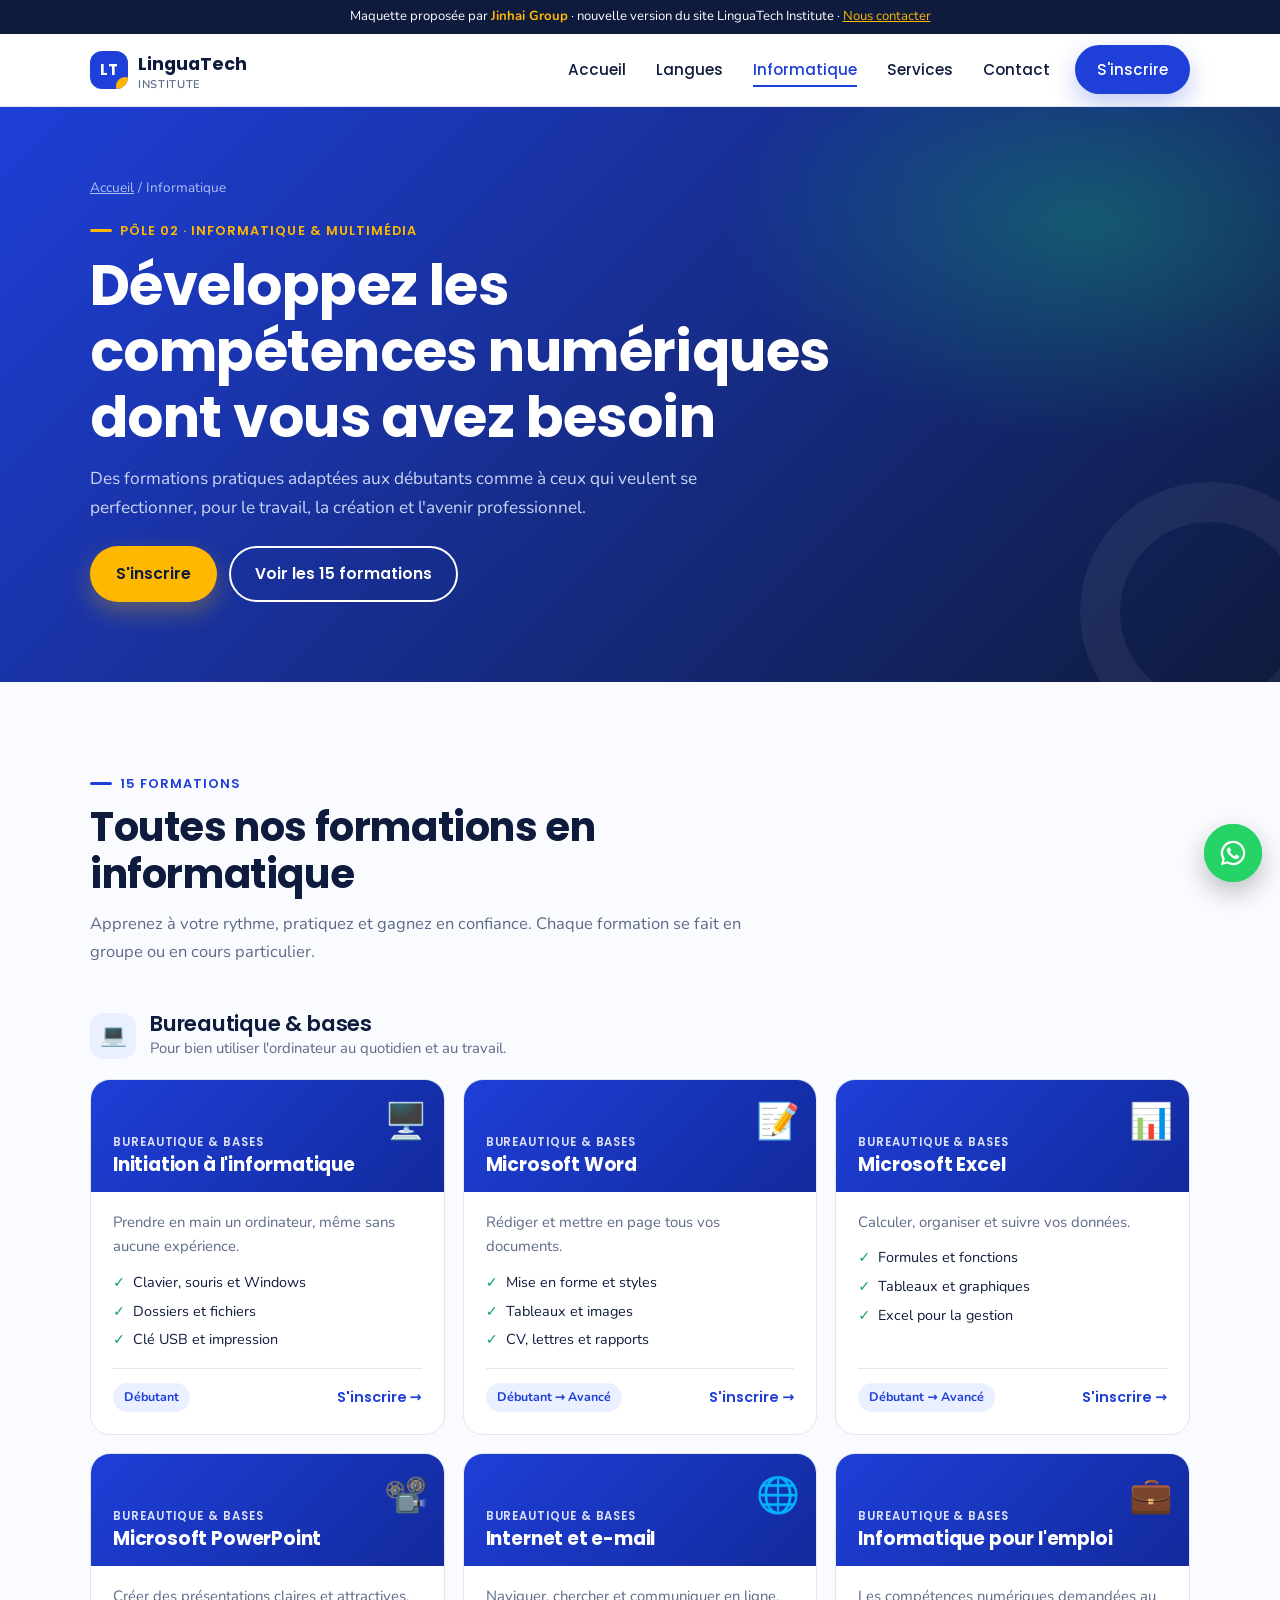
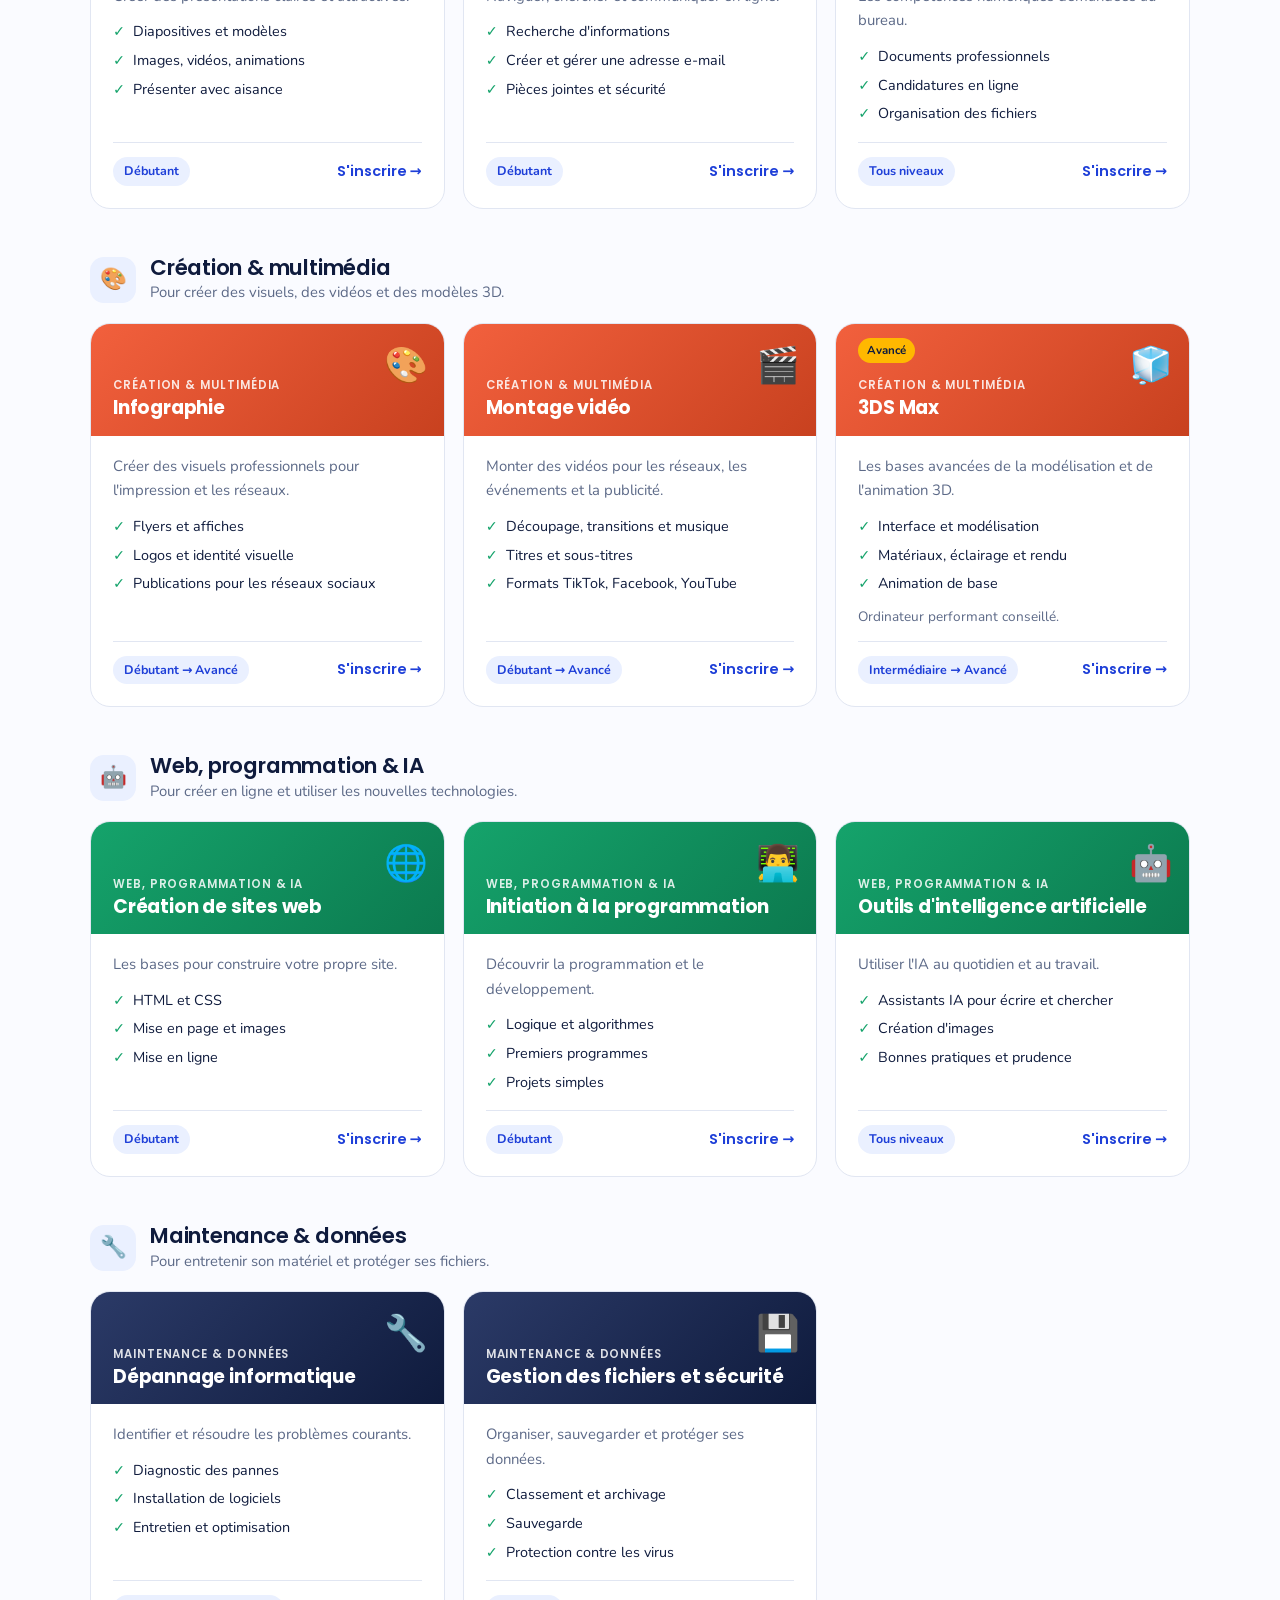
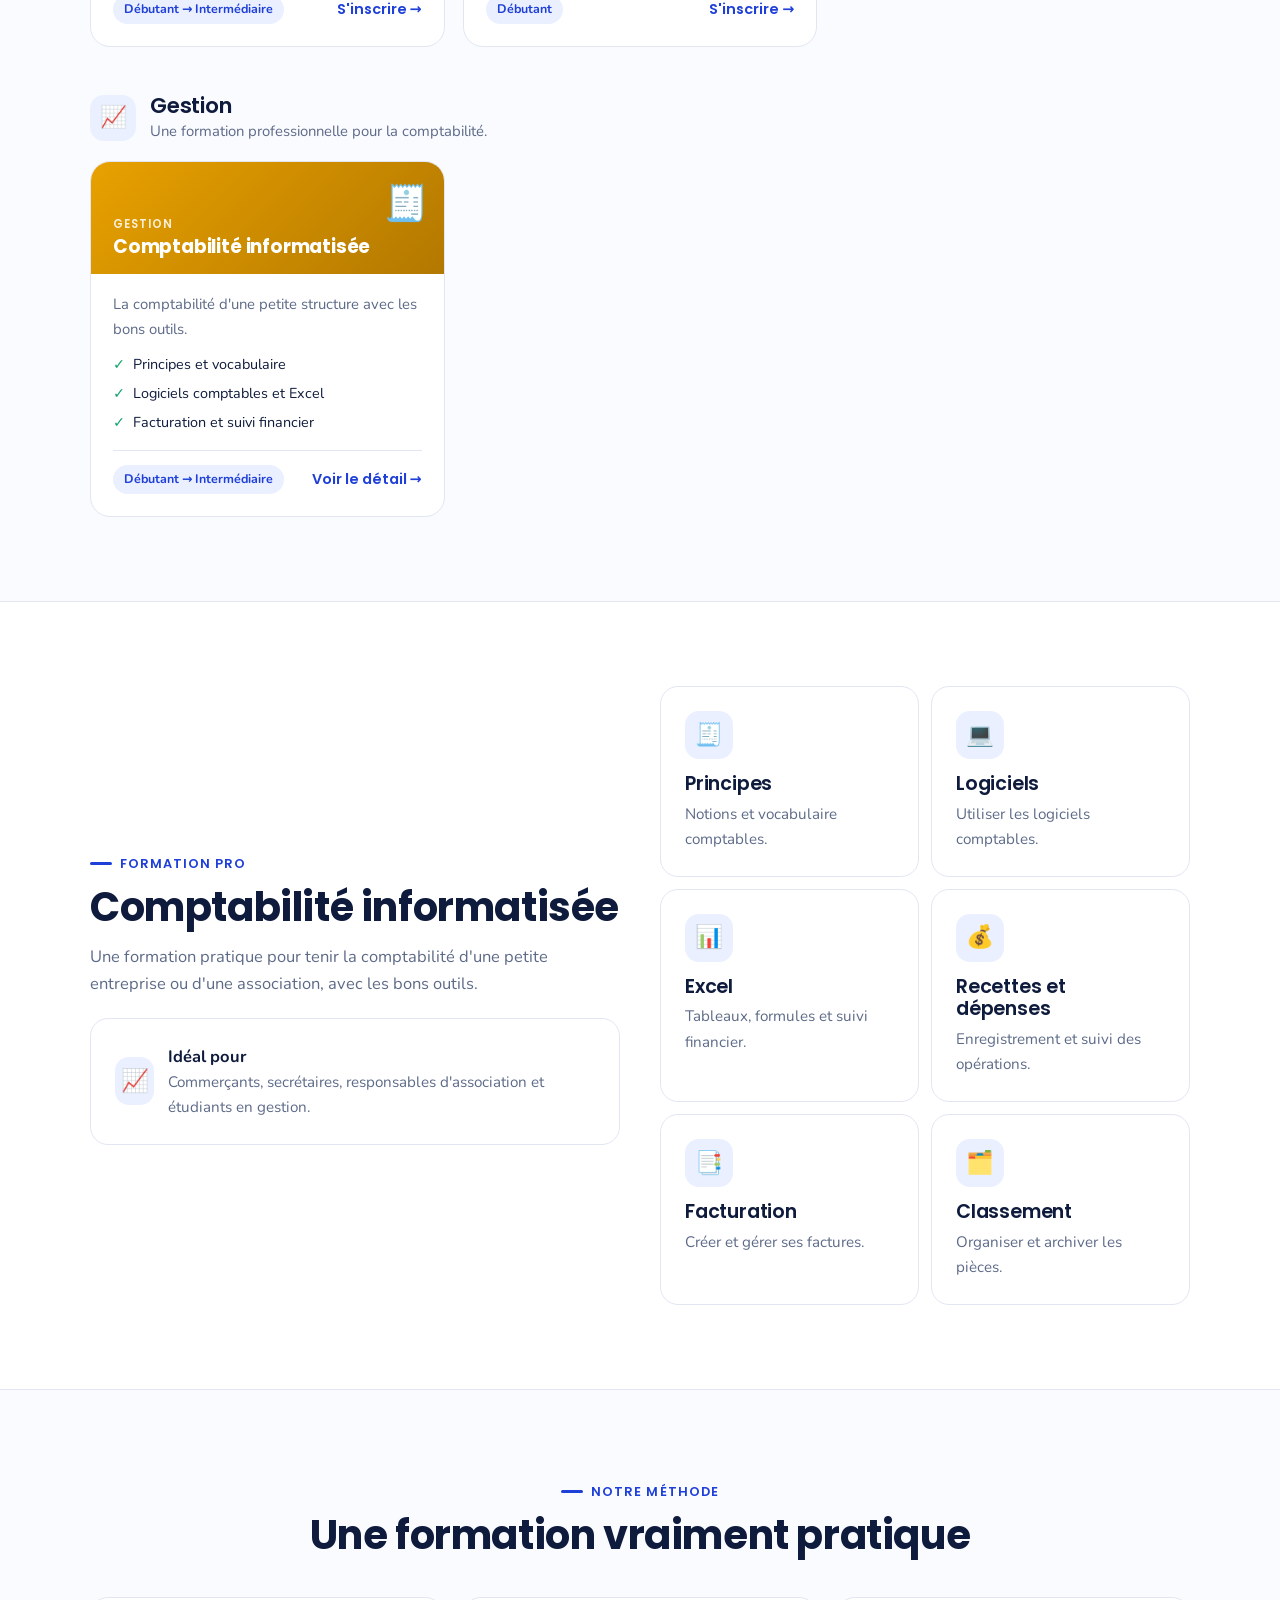
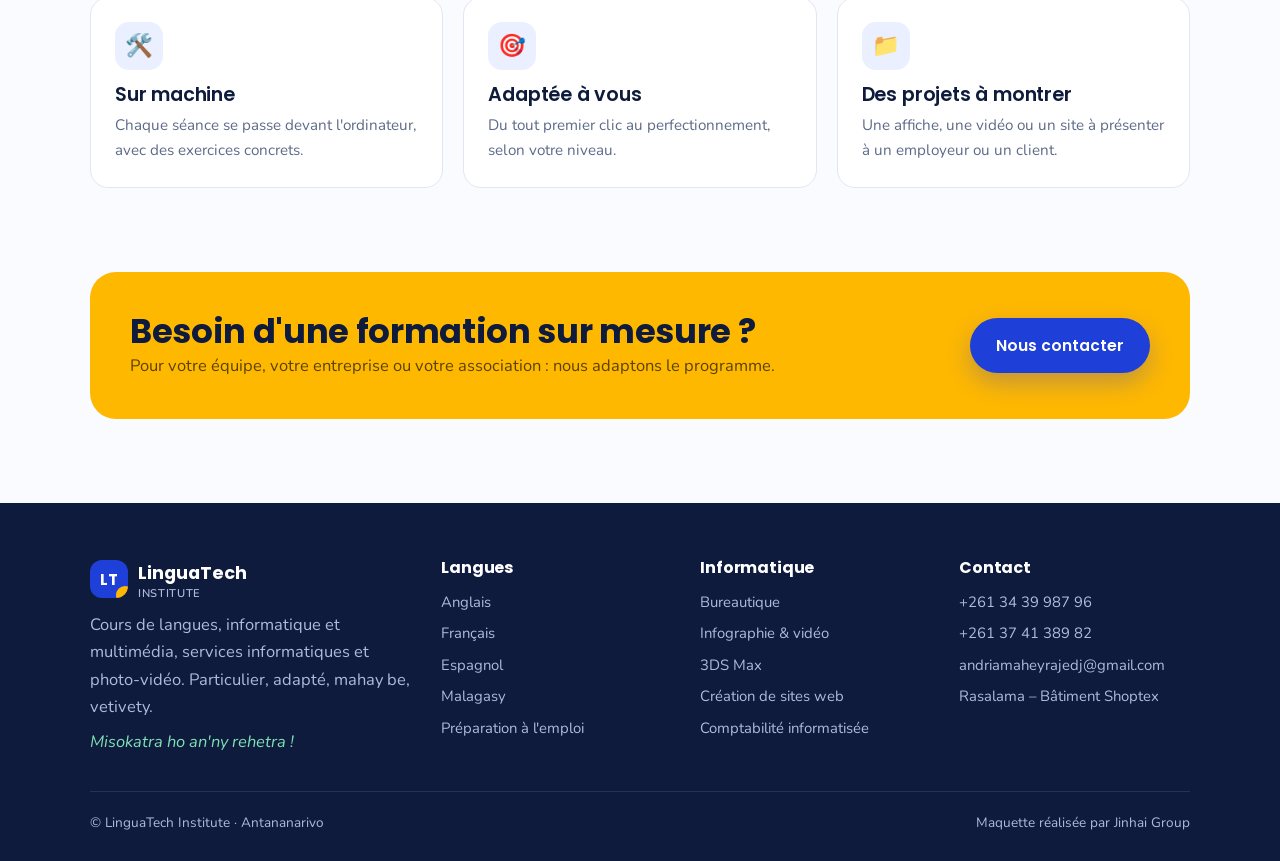
<file: linguatech/informatique.html>
<!DOCTYPE html>
<html lang="fr">
<head>
<meta charset="utf-8">
<meta name="viewport" content="width=device-width,initial-scale=1">
<meta name="robots" content="noindex, nofollow">
<title>Formations en informatique et multimédia – LinguaTech Institute</title>
<meta name="description" content="Formations pratiques en informatique à Antananarivo : bureautique, Internet, infographie, montage vidéo, 3DS Max, création de sites web, programmation, outils IA et comptabilité informatisée.">
<link rel="icon" href="data:image/svg+xml,%3Csvg xmlns='http://www.w3.org/2000/svg' viewBox='0 0 40 40'%3E%3Crect width='40' height='40' rx='12' fill='%231E3FD8'/%3E%3Ctext x='20' y='26' font-size='16' font-family='Arial' font-weight='700' fill='white' text-anchor='middle'%3ELT%3C/text%3E%3C/svg%3E">
<link rel="preconnect" href="https://fonts.googleapis.com">
<link rel="preconnect" href="https://fonts.gstatic.com" crossorigin>
<link href="https://fonts.googleapis.com/css2?family=Nunito:wght@400;600;700&family=Poppins:wght@500;600;700&display=swap" rel="stylesheet">
<link rel="stylesheet" href="style.css">
</head>
<body>
<div class="demo">Maquette proposée par <b>Jinhai Group</b> · nouvelle version du site LinguaTech Institute · <a href="https://wa.me/263782252140?text=Bonjour%20Jinhai%20Group%2C%20je%20viens%20de%20voir%20la%20maquette%20du%20site%20LinguaTech" target="_blank" rel="noopener" style="color:#FFB800;text-decoration:underline">Nous contacter</a></div>
<header>
  <div class="wrap nav">
    <a href="index.html" class="logo" aria-label="LinguaTech Institute, accueil"><span class="mark">LT</span><span>LinguaTech<small>Institute</small></span></a>
    <nav class="menu" id="menu">
      <a href="index.html">Accueil</a>
      <a href="langues.html">Langues</a>
      <a href="informatique.html" class="on">Informatique</a>
      <a href="services.html">Services</a>
      <a href="contact.html">Contact</a>
      <a class="btn btn-blue" href="contact.html#inscription">S'inscrire</a>
    </nav>
    <button class="burger" id="burger" aria-label="Ouvrir le menu" aria-expanded="false" aria-controls="menu"><svg viewBox="0 0 24 24" fill="none" stroke="currentColor" stroke-width="2.2" stroke-linecap="round"><path d="M4 7h16M4 12h16M4 17h16"/></svg></button>
  </div>
</header>
<main>

<section class="phero it"><div class="deco"></div><div class="wrap">
  <div class="crumb"><a href="index.html">Accueil</a> / Informatique</div>
  <span class="tag">Pôle 02 · Informatique & multimédia</span>
  <h1>Développez les compétences numériques dont vous avez besoin</h1>
  <p>Des formations pratiques adaptées aux débutants comme à ceux qui veulent se perfectionner, pour le travail, la création et l'avenir professionnel.</p>
  <div class="cta"><a class="btn btn-sun" href="contact.html#informatique">S'inscrire</a><a class="btn btn-line" href="#formations">Voir les 15 formations</a></div>
</div></section>

<section class="s" id="formations">
  <div class="wrap">
    <div class="sh rv"><span class="tag">15 formations</span><h2>Toutes nos formations en informatique</h2><p>Apprenez à votre rythme, pratiquez et gagnez en confiance. Chaque formation se fait en groupe ou en cours particulier.</p></div>
    <div class="group"><div class="ghead rv"><span class="gi" aria-hidden="true">💻</span><div><h3>Bureautique & bases</h3><p>Pour bien utiliser l'ordinateur au quotidien et au travail.</p></div></div><div class="courses"><article class="course c-blue rv"><div class="top"><span class="e" aria-hidden="true">🖥️</span><small>Bureautique & bases</small><h4>Initiation à l'informatique</h4></div><div class="bd"><p>Prendre en main un ordinateur, même sans aucune expérience.</p><ul><li>Clavier, souris et Windows</li><li>Dossiers et fichiers</li><li>Clé USB et impression</li></ul><div class="ft"><span class="pill">Débutant</span><a href="contact.html#informatique">S'inscrire →</a></div></div></article><article class="course c-blue rv"><div class="top"><span class="e" aria-hidden="true">📝</span><small>Bureautique & bases</small><h4>Microsoft Word</h4></div><div class="bd"><p>Rédiger et mettre en page tous vos documents.</p><ul><li>Mise en forme et styles</li><li>Tableaux et images</li><li>CV, lettres et rapports</li></ul><div class="ft"><span class="pill">Débutant → Avancé</span><a href="contact.html#informatique">S'inscrire →</a></div></div></article><article class="course c-blue rv"><div class="top"><span class="e" aria-hidden="true">📊</span><small>Bureautique & bases</small><h4>Microsoft Excel</h4></div><div class="bd"><p>Calculer, organiser et suivre vos données.</p><ul><li>Formules et fonctions</li><li>Tableaux et graphiques</li><li>Excel pour la gestion</li></ul><div class="ft"><span class="pill">Débutant → Avancé</span><a href="contact.html#informatique">S'inscrire →</a></div></div></article><article class="course c-blue rv"><div class="top"><span class="e" aria-hidden="true">📽️</span><small>Bureautique & bases</small><h4>Microsoft PowerPoint</h4></div><div class="bd"><p>Créer des présentations claires et attractives.</p><ul><li>Diapositives et modèles</li><li>Images, vidéos, animations</li><li>Présenter avec aisance</li></ul><div class="ft"><span class="pill">Débutant</span><a href="contact.html#informatique">S'inscrire →</a></div></div></article><article class="course c-blue rv"><div class="top"><span class="e" aria-hidden="true">🌐</span><small>Bureautique & bases</small><h4>Internet et e-mail</h4></div><div class="bd"><p>Naviguer, chercher et communiquer en ligne.</p><ul><li>Recherche d'informations</li><li>Créer et gérer une adresse e-mail</li><li>Pièces jointes et sécurité</li></ul><div class="ft"><span class="pill">Débutant</span><a href="contact.html#informatique">S'inscrire →</a></div></div></article><article class="course c-blue rv"><div class="top"><span class="e" aria-hidden="true">💼</span><small>Bureautique & bases</small><h4>Informatique pour l'emploi</h4></div><div class="bd"><p>Les compétences numériques demandées au bureau.</p><ul><li>Documents professionnels</li><li>Candidatures en ligne</li><li>Organisation des fichiers</li></ul><div class="ft"><span class="pill">Tous niveaux</span><a href="contact.html#informatique">S'inscrire →</a></div></div></article></div></div><div class="group"><div class="ghead rv"><span class="gi" aria-hidden="true">🎨</span><div><h3>Création & multimédia</h3><p>Pour créer des visuels, des vidéos et des modèles 3D.</p></div></div><div class="courses"><article class="course c-coral rv"><div class="top"><span class="e" aria-hidden="true">🎨</span><small>Création & multimédia</small><h4>Infographie</h4></div><div class="bd"><p>Créer des visuels professionnels pour l'impression et les réseaux.</p><ul><li>Flyers et affiches</li><li>Logos et identité visuelle</li><li>Publications pour les réseaux sociaux</li></ul><div class="ft"><span class="pill">Débutant → Avancé</span><a href="contact.html#informatique">S'inscrire →</a></div></div></article><article class="course c-coral rv"><div class="top"><span class="e" aria-hidden="true">🎬</span><small>Création & multimédia</small><h4>Montage vidéo</h4></div><div class="bd"><p>Monter des vidéos pour les réseaux, les événements et la publicité.</p><ul><li>Découpage, transitions et musique</li><li>Titres et sous-titres</li><li>Formats TikTok, Facebook, YouTube</li></ul><div class="ft"><span class="pill">Débutant → Avancé</span><a href="contact.html#informatique">S'inscrire →</a></div></div></article><article class="course c-coral rv"><div class="top"><span class="badge">Avancé</span><span class="e" aria-hidden="true">🧊</span><small>Création & multimédia</small><h4>3DS Max</h4></div><div class="bd"><p>Les bases avancées de la modélisation et de l'animation 3D.</p><ul><li>Interface et modélisation</li><li>Matériaux, éclairage et rendu</li><li>Animation de base</li></ul><p style="margin-top:-6px;margin-bottom:12px;font-size:.85rem" class="muted">Ordinateur performant conseillé.</p><div class="ft"><span class="pill">Intermédiaire → Avancé</span><a href="contact.html#informatique">S'inscrire →</a></div></div></article></div></div><div class="group"><div class="ghead rv"><span class="gi" aria-hidden="true">🤖</span><div><h3>Web, programmation & IA</h3><p>Pour créer en ligne et utiliser les nouvelles technologies.</p></div></div><div class="courses"><article class="course c-green rv"><div class="top"><span class="e" aria-hidden="true">🌐</span><small>Web, programmation & IA</small><h4>Création de sites web</h4></div><div class="bd"><p>Les bases pour construire votre propre site.</p><ul><li>HTML et CSS</li><li>Mise en page et images</li><li>Mise en ligne</li></ul><div class="ft"><span class="pill">Débutant</span><a href="contact.html#informatique">S'inscrire →</a></div></div></article><article class="course c-green rv"><div class="top"><span class="e" aria-hidden="true">👨‍💻</span><small>Web, programmation & IA</small><h4>Initiation à la programmation</h4></div><div class="bd"><p>Découvrir la programmation et le développement.</p><ul><li>Logique et algorithmes</li><li>Premiers programmes</li><li>Projets simples</li></ul><div class="ft"><span class="pill">Débutant</span><a href="contact.html#informatique">S'inscrire →</a></div></div></article><article class="course c-green rv"><div class="top"><span class="e" aria-hidden="true">🤖</span><small>Web, programmation & IA</small><h4>Outils d'intelligence artificielle</h4></div><div class="bd"><p>Utiliser l'IA au quotidien et au travail.</p><ul><li>Assistants IA pour écrire et chercher</li><li>Création d'images</li><li>Bonnes pratiques et prudence</li></ul><div class="ft"><span class="pill">Tous niveaux</span><a href="contact.html#informatique">S'inscrire →</a></div></div></article></div></div><div class="group"><div class="ghead rv"><span class="gi" aria-hidden="true">🔧</span><div><h3>Maintenance & données</h3><p>Pour entretenir son matériel et protéger ses fichiers.</p></div></div><div class="courses"><article class="course c-ink rv"><div class="top"><span class="e" aria-hidden="true">🔧</span><small>Maintenance & données</small><h4>Dépannage informatique</h4></div><div class="bd"><p>Identifier et résoudre les problèmes courants.</p><ul><li>Diagnostic des pannes</li><li>Installation de logiciels</li><li>Entretien et optimisation</li></ul><div class="ft"><span class="pill">Débutant → Intermédiaire</span><a href="contact.html#informatique">S'inscrire →</a></div></div></article><article class="course c-ink rv"><div class="top"><span class="e" aria-hidden="true">💾</span><small>Maintenance & données</small><h4>Gestion des fichiers et sécurité</h4></div><div class="bd"><p>Organiser, sauvegarder et protéger ses données.</p><ul><li>Classement et archivage</li><li>Sauvegarde</li><li>Protection contre les virus</li></ul><div class="ft"><span class="pill">Débutant</span><a href="contact.html#informatique">S'inscrire →</a></div></div></article></div></div><div class="group"><div class="ghead rv"><span class="gi" aria-hidden="true">📈</span><div><h3>Gestion</h3><p>Une formation professionnelle pour la comptabilité.</p></div></div><div class="courses"><article class="course c-sun rv"><div class="top"><span class="e" aria-hidden="true">🧾</span><small>Gestion</small><h4>Comptabilité informatisée</h4></div><div class="bd"><p>La comptabilité d'une petite structure avec les bons outils.</p><ul><li>Principes et vocabulaire</li><li>Logiciels comptables et Excel</li><li>Facturation et suivi financier</li></ul><div class="ft"><span class="pill">Débutant → Intermédiaire</span><a href="#compta">Voir le détail →</a></div></div></article></div></div>
  </div>
</section>

<section class="s alt" id="compta">
  <div class="wrap grid2" style="align-items:center;gap:40px">
    <div class="rv">
      <span class="tag">Formation pro</span>
      <h2 style="margin:10px 0 12px">Comptabilité informatisée</h2>
      <p class="muted">Une formation pratique pour tenir la comptabilité d'une petite entreprise ou d'une association, avec les bons outils.</p>
      <div class="card" style="margin-top:20px;display:flex;gap:14px;align-items:center"><div class="ic" style="margin:0">📈</div><div><b>Idéal pour</b><p>Commerçants, secrétaires, responsables d'association et étudiants en gestion.</p></div></div>
    </div>
    <div class="grid2" style="gap:12px">
      <div class="card rv"><div class="ic">🧾</div><h3>Principes</h3><p>Notions et vocabulaire comptables.</p></div>
      <div class="card rv"><div class="ic">💻</div><h3>Logiciels</h3><p>Utiliser les logiciels comptables.</p></div>
      <div class="card rv"><div class="ic">📊</div><h3>Excel</h3><p>Tableaux, formules et suivi financier.</p></div>
      <div class="card rv"><div class="ic">💰</div><h3>Recettes et dépenses</h3><p>Enregistrement et suivi des opérations.</p></div>
      <div class="card rv"><div class="ic">📑</div><h3>Facturation</h3><p>Créer et gérer ses factures.</p></div>
      <div class="card rv"><div class="ic">🗂️</div><h3>Classement</h3><p>Organiser et archiver les pièces.</p></div>
    </div>
  </div>
</section>

<section class="s">
  <div class="wrap">
    <div class="sh c rv"><span class="tag">Notre méthode</span><h2>Une formation vraiment pratique</h2></div>
    <div class="grid3">
      <div class="card rv"><div class="ic">🛠️</div><h3>Sur machine</h3><p>Chaque séance se passe devant l'ordinateur, avec des exercices concrets.</p></div>
      <div class="card rv"><div class="ic">🎯</div><h3>Adaptée à vous</h3><p>Du tout premier clic au perfectionnement, selon votre niveau.</p></div>
      <div class="card rv"><div class="ic">📁</div><h3>Des projets à montrer</h3><p>Une affiche, une vidéo ou un site à présenter à un employeur ou un client.</p></div>
    </div>
  </div>
</section>

<section class="s" style="padding-top:0"><div class="wrap"><div class="band rv"><div><h2>Besoin d'une formation sur mesure ?</h2><p>Pour votre équipe, votre entreprise ou votre association : nous adaptons le programme.</p></div><a class="btn btn-blue" href="contact.html#informatique">Nous contacter</a></div></div></section>
</main>
<footer>
  <div class="wrap">
    <div class="fgrid">
      <div>
        <a href="index.html" class="logo"><span class="mark">LT</span><span>LinguaTech<small>Institute</small></span></a>
        <p>Cours de langues, informatique et multimédia, services informatiques et photo-vidéo. Particulier, adapté, mahay be, vetivety.</p>
        <p class="mg" style="color:#7EE0B5;margin-top:8px">Misokatra ho an'ny rehetra !</p>
      </div>
      <div><h4>Langues</h4><ul><li><a href="langues.html">Anglais</a></li><li><a href="langues.html">Français</a></li><li><a href="langues.html">Espagnol</a></li><li><a href="langues.html">Malagasy</a></li><li><a href="langues.html#emploi">Préparation à l'emploi</a></li></ul></div>
      <div><h4>Informatique</h4><ul><li><a href="informatique.html">Bureautique</a></li><li><a href="informatique.html">Infographie & vidéo</a></li><li><a href="informatique.html">3DS Max</a></li><li><a href="informatique.html">Création de sites web</a></li><li><a href="informatique.html#compta">Comptabilité informatisée</a></li></ul></div>
      <div><h4>Contact</h4><ul><li>+261 34 39 987 96</li><li>+261 37 41 389 82</li><li style="word-break:break-all">andriamaheyrajedj@gmail.com</li><li>Rasalama – Bâtiment Shoptex</li></ul></div>
    </div>
    <div class="fbot"><span>© LinguaTech Institute · Antananarivo</span><span>Maquette réalisée par Jinhai Group</span></div>
  </div>
</footer>
<a class="wa" href="https://wa.me/261343998796?text=Bonjour%20LinguaTech%2C%20je%20viens%20du%20site%20web%20et%20je%20voudrais%20des%20informations." target="_blank" rel="noopener" aria-label="Écrire sur WhatsApp"><svg viewBox="0 0 32 32" fill="#fff"><path d="M16 3a13 13 0 0 0-11.2 19.6L3 29l6.6-1.7A13 13 0 1 0 16 3zm0 23.6a10.6 10.6 0 0 1-5.4-1.5l-.4-.2-3.9 1 1-3.8-.2-.4A10.6 10.6 0 1 1 16 26.6zm5.8-7.9c-.3-.2-1.9-.9-2.2-1s-.5-.2-.7.2-.8 1-1 1.2-.4.2-.7 0a8.7 8.7 0 0 1-4.3-3.8c-.3-.6.3-.5.9-1.7.1-.2 0-.4 0-.5l-1-2.4c-.3-.6-.5-.5-.7-.5h-.6a1.2 1.2 0 0 0-.9.4 3.6 3.6 0 0 0-1.1 2.7 6.3 6.3 0 0 0 1.3 3.3 14.4 14.4 0 0 0 5.5 4.9c2 .9 2.8 1 3.9.8a3.2 3.2 0 0 0 2.1-1.5 2.6 2.6 0 0 0 .2-1.5c-.1-.1-.3-.2-.6-.4z"/></svg></a>
<script src="app.js"></script>
</body>
</html>
</file>
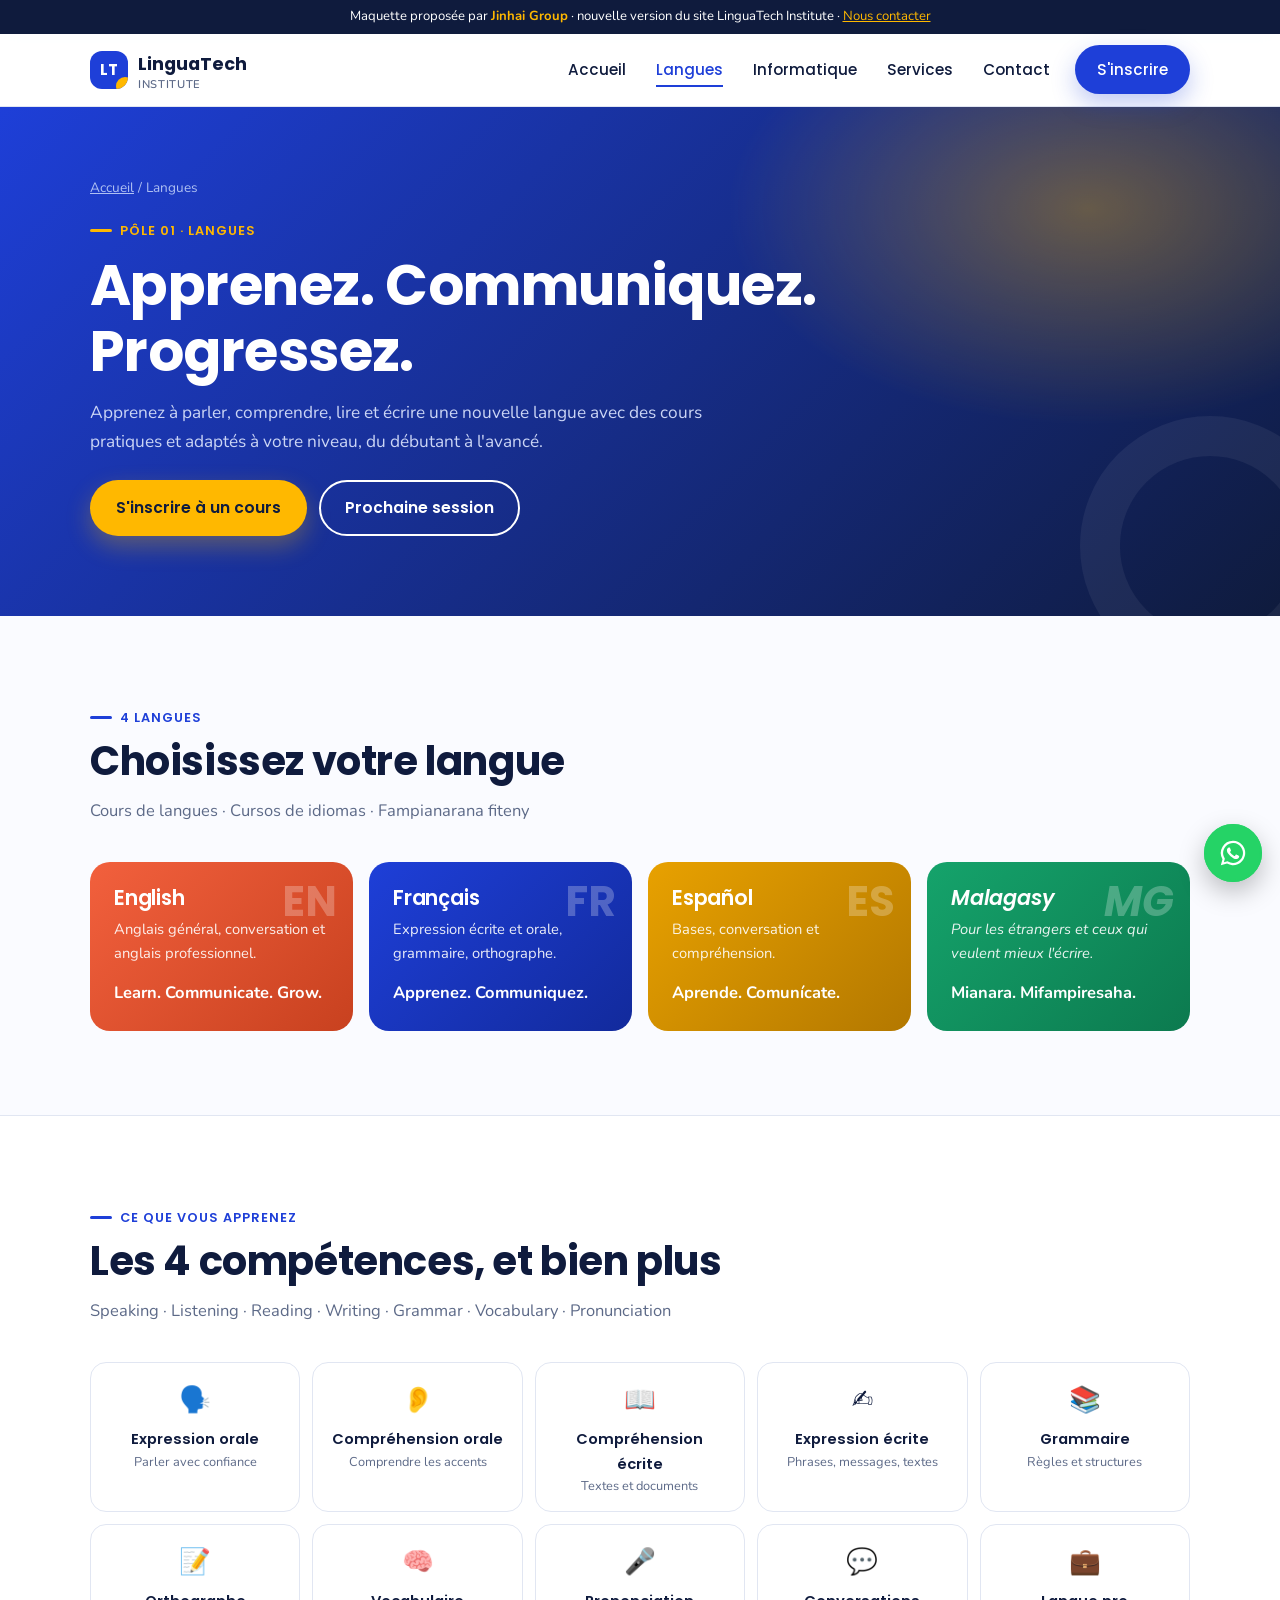
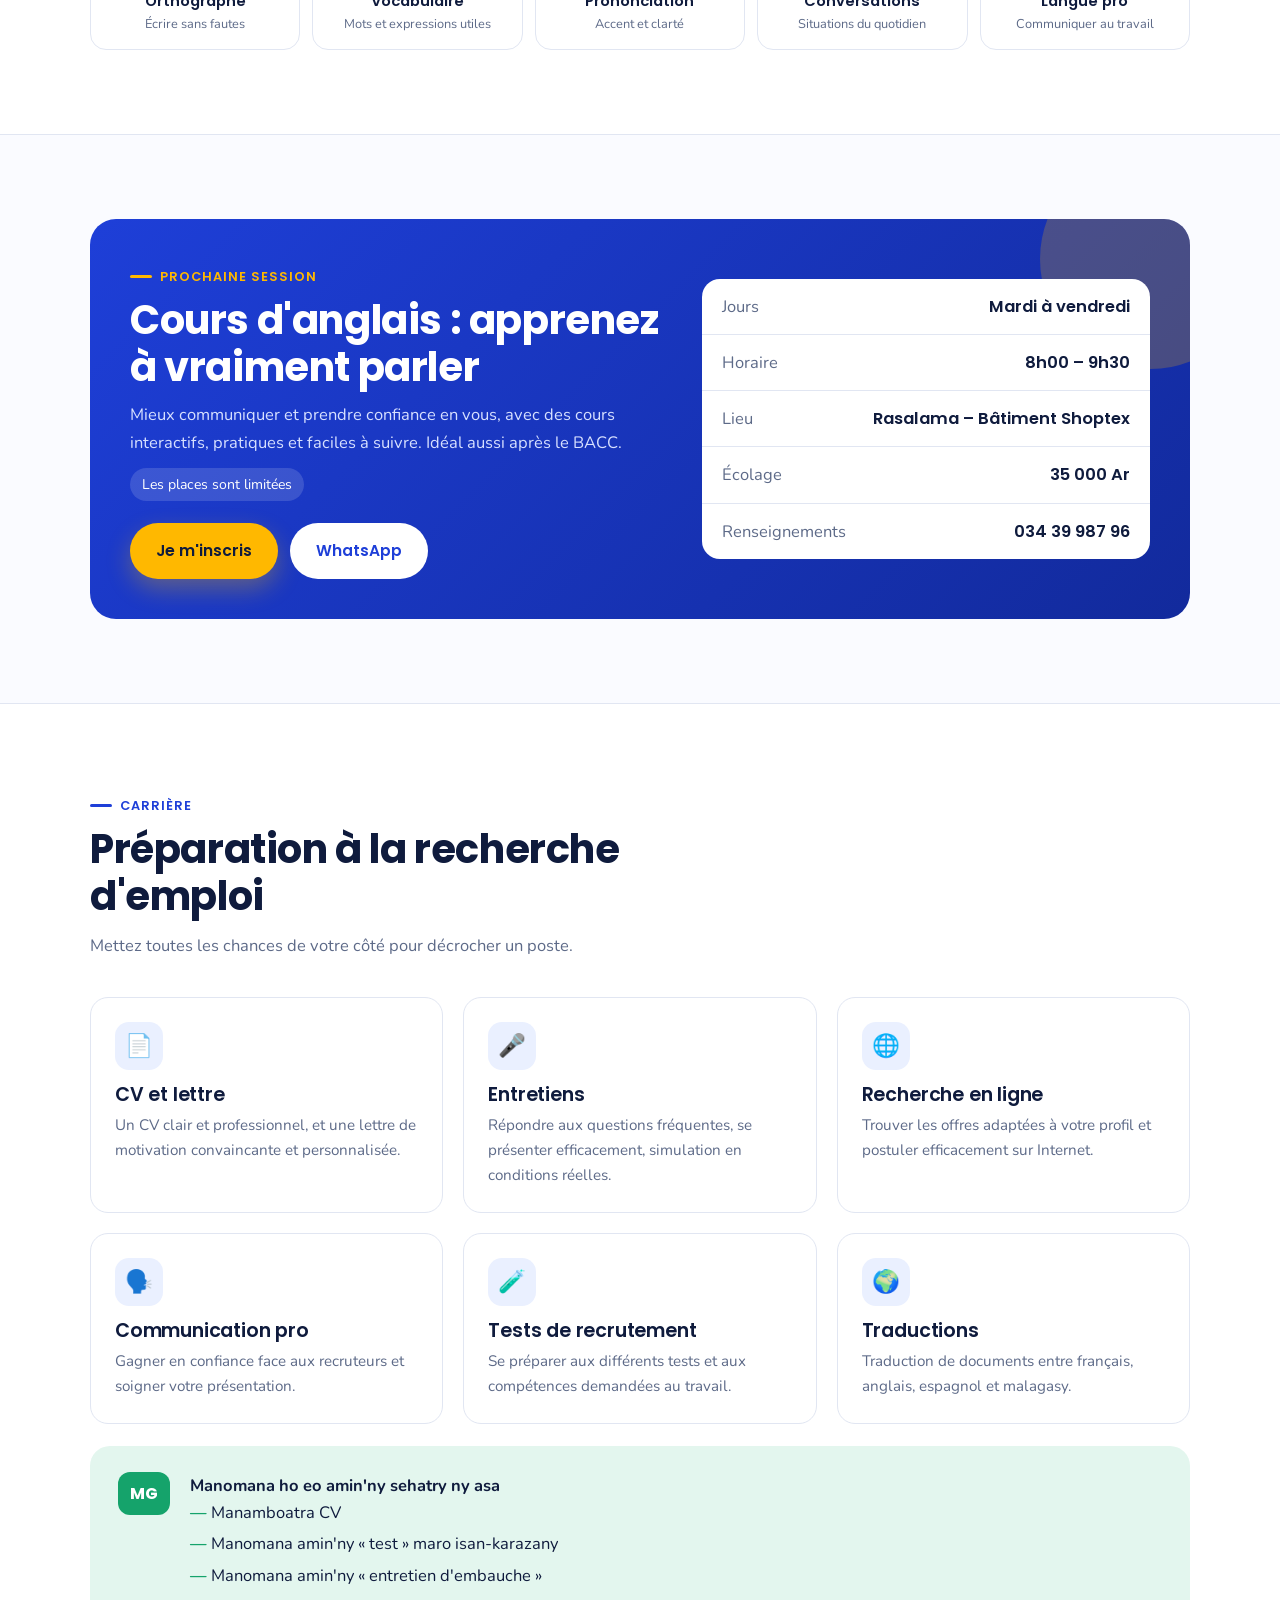
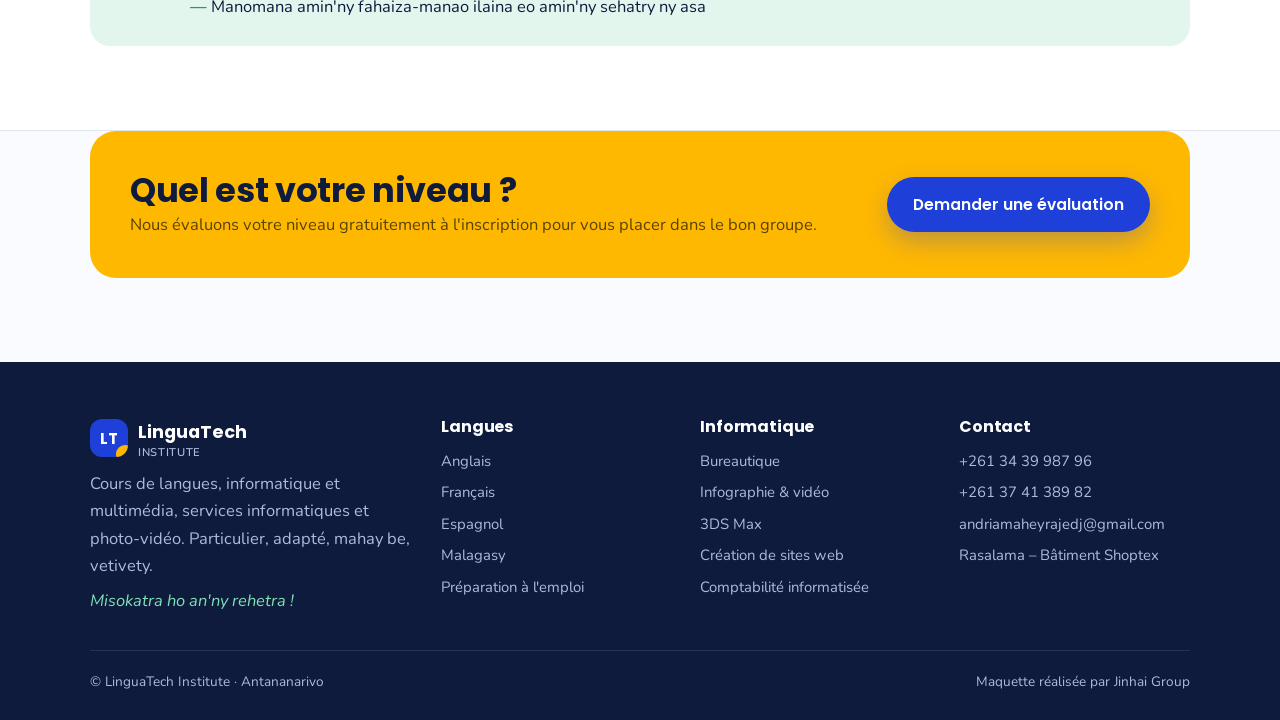
<file: linguatech/langues.html>
<!DOCTYPE html>
<html lang="fr">
<head>
<meta charset="utf-8">
<meta name="viewport" content="width=device-width,initial-scale=1">
<meta name="robots" content="noindex, nofollow">
<title>Cours de langues – LinguaTech Institute</title>
<meta name="description" content="Cours d'anglais, français, espagnol et malagasy à Antananarivo, du débutant à l'avancé : expression orale, grammaire, prononciation, anglais professionnel et préparation à l'emploi.">
<link rel="icon" href="data:image/svg+xml,%3Csvg xmlns='http://www.w3.org/2000/svg' viewBox='0 0 40 40'%3E%3Crect width='40' height='40' rx='12' fill='%231E3FD8'/%3E%3Ctext x='20' y='26' font-size='16' font-family='Arial' font-weight='700' fill='white' text-anchor='middle'%3ELT%3C/text%3E%3C/svg%3E">
<link rel="preconnect" href="https://fonts.googleapis.com">
<link rel="preconnect" href="https://fonts.gstatic.com" crossorigin>
<link href="https://fonts.googleapis.com/css2?family=Nunito:wght@400;600;700&family=Poppins:wght@500;600;700&display=swap" rel="stylesheet">
<link rel="stylesheet" href="style.css">
</head>
<body>
<div class="demo">Maquette proposée par <b>Jinhai Group</b> · nouvelle version du site LinguaTech Institute · <a href="https://wa.me/263782252140?text=Bonjour%20Jinhai%20Group%2C%20je%20viens%20de%20voir%20la%20maquette%20du%20site%20LinguaTech" target="_blank" rel="noopener" style="color:#FFB800;text-decoration:underline">Nous contacter</a></div>
<header>
  <div class="wrap nav">
    <a href="index.html" class="logo" aria-label="LinguaTech Institute, accueil"><span class="mark">LT</span><span>LinguaTech<small>Institute</small></span></a>
    <nav class="menu" id="menu">
      <a href="index.html">Accueil</a>
      <a href="langues.html" class="on">Langues</a>
      <a href="informatique.html">Informatique</a>
      <a href="services.html">Services</a>
      <a href="contact.html">Contact</a>
      <a class="btn btn-blue" href="contact.html#inscription">S'inscrire</a>
    </nav>
    <button class="burger" id="burger" aria-label="Ouvrir le menu" aria-expanded="false" aria-controls="menu"><svg viewBox="0 0 24 24" fill="none" stroke="currentColor" stroke-width="2.2" stroke-linecap="round"><path d="M4 7h16M4 12h16M4 17h16"/></svg></button>
  </div>
</header>
<main>

<section class="phero lg"><div class="deco"></div><div class="wrap">
  <div class="crumb"><a href="index.html">Accueil</a> / Langues</div>
  <span class="tag">Pôle 01 · Langues</span>
  <h1>Apprenez. Communiquez. Progressez.</h1>
  <p>Apprenez à parler, comprendre, lire et écrire une nouvelle langue avec des cours pratiques et adaptés à votre niveau, du débutant à l'avancé.</p>
  <div class="cta"><a class="btn btn-sun" href="contact.html#langues">S'inscrire à un cours</a><a class="btn btn-line" href="#prochain">Prochaine session</a></div>
</div></section>

<section class="s">
  <div class="wrap">
    <div class="sh rv"><span class="tag">4 langues</span><h2>Choisissez votre langue</h2><p>Cours de langues · Cursos de idiomas · Fampianarana fiteny</p></div>
    <div class="langs">
      <div class="lang en rv"><span class="code">EN</span><h3>English</h3><p>Anglais général, conversation et anglais professionnel.</p><em>Learn. Communicate. Grow.</em></div>
      <div class="lang fr rv"><span class="code">FR</span><h3>Français</h3><p>Expression écrite et orale, grammaire, orthographe.</p><em>Apprenez. Communiquez.</em></div>
      <div class="lang es rv"><span class="code">ES</span><h3>Español</h3><p>Bases, conversation et compréhension.</p><em>Aprende. Comunícate.</em></div>
      <div class="lang mg rv"><span class="code">MG</span><h3>Malagasy</h3><p>Pour les étrangers et ceux qui veulent mieux l'écrire.</p><em>Mianara. Mifampiresaha.</em></div>
    </div>
  </div>
</section>

<section class="s alt">
  <div class="wrap">
    <div class="sh rv"><span class="tag">Ce que vous apprenez</span><h2>Les 4 compétences, et bien plus</h2><p>Speaking · Listening · Reading · Writing · Grammar · Vocabulary · Pronunciation</p></div>
    <div class="skills">
      <div class="skill rv"><div class="e">🗣️</div><b>Expression orale</b><small>Parler avec confiance</small></div>
      <div class="skill rv"><div class="e">👂</div><b>Compréhension orale</b><small>Comprendre les accents</small></div>
      <div class="skill rv"><div class="e">📖</div><b>Compréhension écrite</b><small>Textes et documents</small></div>
      <div class="skill rv"><div class="e">✍️</div><b>Expression écrite</b><small>Phrases, messages, textes</small></div>
      <div class="skill rv"><div class="e">📚</div><b>Grammaire</b><small>Règles et structures</small></div>
      <div class="skill rv"><div class="e">📝</div><b>Orthographe</b><small>Écrire sans fautes</small></div>
      <div class="skill rv"><div class="e">🧠</div><b>Vocabulaire</b><small>Mots et expressions utiles</small></div>
      <div class="skill rv"><div class="e">🎤</div><b>Prononciation</b><small>Accent et clarté</small></div>
      <div class="skill rv"><div class="e">💬</div><b>Conversations</b><small>Situations du quotidien</small></div>
      <div class="skill rv"><div class="e">💼</div><b>Langue pro</b><small>Communiquer au travail</small></div>
    </div>
  </div>
</section>

<section class="s" id="prochain"><div class="wrap"><div class="next rv">
  <div>
    <span class="tag">Prochaine session</span>
    <h2>Cours d'anglais : apprenez à vraiment parler</h2>
    <p>Mieux communiquer et prendre confiance en vous, avec des cours interactifs, pratiques et faciles à suivre. Idéal aussi après le BACC.</p>
    <span class="hot">Les places sont limitées</span>
    <div class="cta"><a class="btn btn-sun" href="contact.html#langues">Je m'inscris</a><a class="btn btn-white" href="https://wa.me/261343998796?text=Bonjour%20LinguaTech%2C%20je%20viens%20du%20site%20web%20et%20je%20voudrais%20des%20informations." target="_blank" rel="noopener">WhatsApp</a></div>
  </div>
  <div class="sched">
    <div><span>Jours</span><b>Mardi à vendredi</b></div>
    <div><span>Horaire</span><b>8h00 – 9h30</b></div>
    <div><span>Lieu</span><b>Rasalama – Bâtiment Shoptex</b></div>
    <div><span>Écolage</span><b>35 000 Ar</b></div>
    <div><span>Renseignements</span><b>034 39 987 96</b></div>
  </div>
</div></div></section>

<section class="s alt" id="emploi">
  <div class="wrap">
    <div class="sh rv"><span class="tag">Carrière</span><h2>Préparation à la recherche d'emploi</h2><p>Mettez toutes les chances de votre côté pour décrocher un poste.</p></div>
    <div class="grid3">
      <div class="card rv"><div class="ic">📄</div><h3>CV et lettre</h3><p>Un CV clair et professionnel, et une lettre de motivation convaincante et personnalisée.</p></div>
      <div class="card rv"><div class="ic">🎤</div><h3>Entretiens</h3><p>Répondre aux questions fréquentes, se présenter efficacement, simulation en conditions réelles.</p></div>
      <div class="card rv"><div class="ic">🌐</div><h3>Recherche en ligne</h3><p>Trouver les offres adaptées à votre profil et postuler efficacement sur Internet.</p></div>
      <div class="card rv"><div class="ic">🗣️</div><h3>Communication pro</h3><p>Gagner en confiance face aux recruteurs et soigner votre présentation.</p></div>
      <div class="card rv"><div class="ic">🧪</div><h3>Tests de recrutement</h3><p>Se préparer aux différents tests et aux compétences demandées au travail.</p></div>
      <div class="card rv"><div class="ic">🌍</div><h3>Traductions</h3><p>Traduction de documents entre français, anglais, espagnol et malagasy.</p></div>
    </div>
    <div class="mgbox rv" style="margin-top:22px"><span class="f">MG</span><div><b>Manomana ho eo amin'ny sehatry ny asa</b><ul><li>Manamboatra CV</li><li>Manomana amin'ny « test » maro isan-karazany</li><li>Manomana amin'ny « entretien d'embauche »</li><li>Manomana amin'ny fahaiza-manao ilaina eo amin'ny sehatry ny asa</li></ul></div></div>
  </div>
</section>

<section class="s" style="padding-top:0"><div class="wrap"><div class="band rv"><div><h2>Quel est votre niveau ?</h2><p>Nous évaluons votre niveau gratuitement à l'inscription pour vous placer dans le bon groupe.</p></div><a class="btn btn-blue" href="contact.html#langues">Demander une évaluation</a></div></div></section>
</main>
<footer>
  <div class="wrap">
    <div class="fgrid">
      <div>
        <a href="index.html" class="logo"><span class="mark">LT</span><span>LinguaTech<small>Institute</small></span></a>
        <p>Cours de langues, informatique et multimédia, services informatiques et photo-vidéo. Particulier, adapté, mahay be, vetivety.</p>
        <p class="mg" style="color:#7EE0B5;margin-top:8px">Misokatra ho an'ny rehetra !</p>
      </div>
      <div><h4>Langues</h4><ul><li><a href="langues.html">Anglais</a></li><li><a href="langues.html">Français</a></li><li><a href="langues.html">Espagnol</a></li><li><a href="langues.html">Malagasy</a></li><li><a href="langues.html#emploi">Préparation à l'emploi</a></li></ul></div>
      <div><h4>Informatique</h4><ul><li><a href="informatique.html">Bureautique</a></li><li><a href="informatique.html">Infographie & vidéo</a></li><li><a href="informatique.html">3DS Max</a></li><li><a href="informatique.html">Création de sites web</a></li><li><a href="informatique.html#compta">Comptabilité informatisée</a></li></ul></div>
      <div><h4>Contact</h4><ul><li>+261 34 39 987 96</li><li>+261 37 41 389 82</li><li style="word-break:break-all">andriamaheyrajedj@gmail.com</li><li>Rasalama – Bâtiment Shoptex</li></ul></div>
    </div>
    <div class="fbot"><span>© LinguaTech Institute · Antananarivo</span><span>Maquette réalisée par Jinhai Group</span></div>
  </div>
</footer>
<a class="wa" href="https://wa.me/261343998796?text=Bonjour%20LinguaTech%2C%20je%20viens%20du%20site%20web%20et%20je%20voudrais%20des%20informations." target="_blank" rel="noopener" aria-label="Écrire sur WhatsApp"><svg viewBox="0 0 32 32" fill="#fff"><path d="M16 3a13 13 0 0 0-11.2 19.6L3 29l6.6-1.7A13 13 0 1 0 16 3zm0 23.6a10.6 10.6 0 0 1-5.4-1.5l-.4-.2-3.9 1 1-3.8-.2-.4A10.6 10.6 0 1 1 16 26.6zm5.8-7.9c-.3-.2-1.9-.9-2.2-1s-.5-.2-.7.2-.8 1-1 1.2-.4.2-.7 0a8.7 8.7 0 0 1-4.3-3.8c-.3-.6.3-.5.9-1.7.1-.2 0-.4 0-.5l-1-2.4c-.3-.6-.5-.5-.7-.5h-.6a1.2 1.2 0 0 0-.9.4 3.6 3.6 0 0 0-1.1 2.7 6.3 6.3 0 0 0 1.3 3.3 14.4 14.4 0 0 0 5.5 4.9c2 .9 2.8 1 3.9.8a3.2 3.2 0 0 0 2.1-1.5 2.6 2.6 0 0 0 .2-1.5c-.1-.1-.3-.2-.6-.4z"/></svg></a>
<script src="app.js"></script>
</body>
</html>
</file>
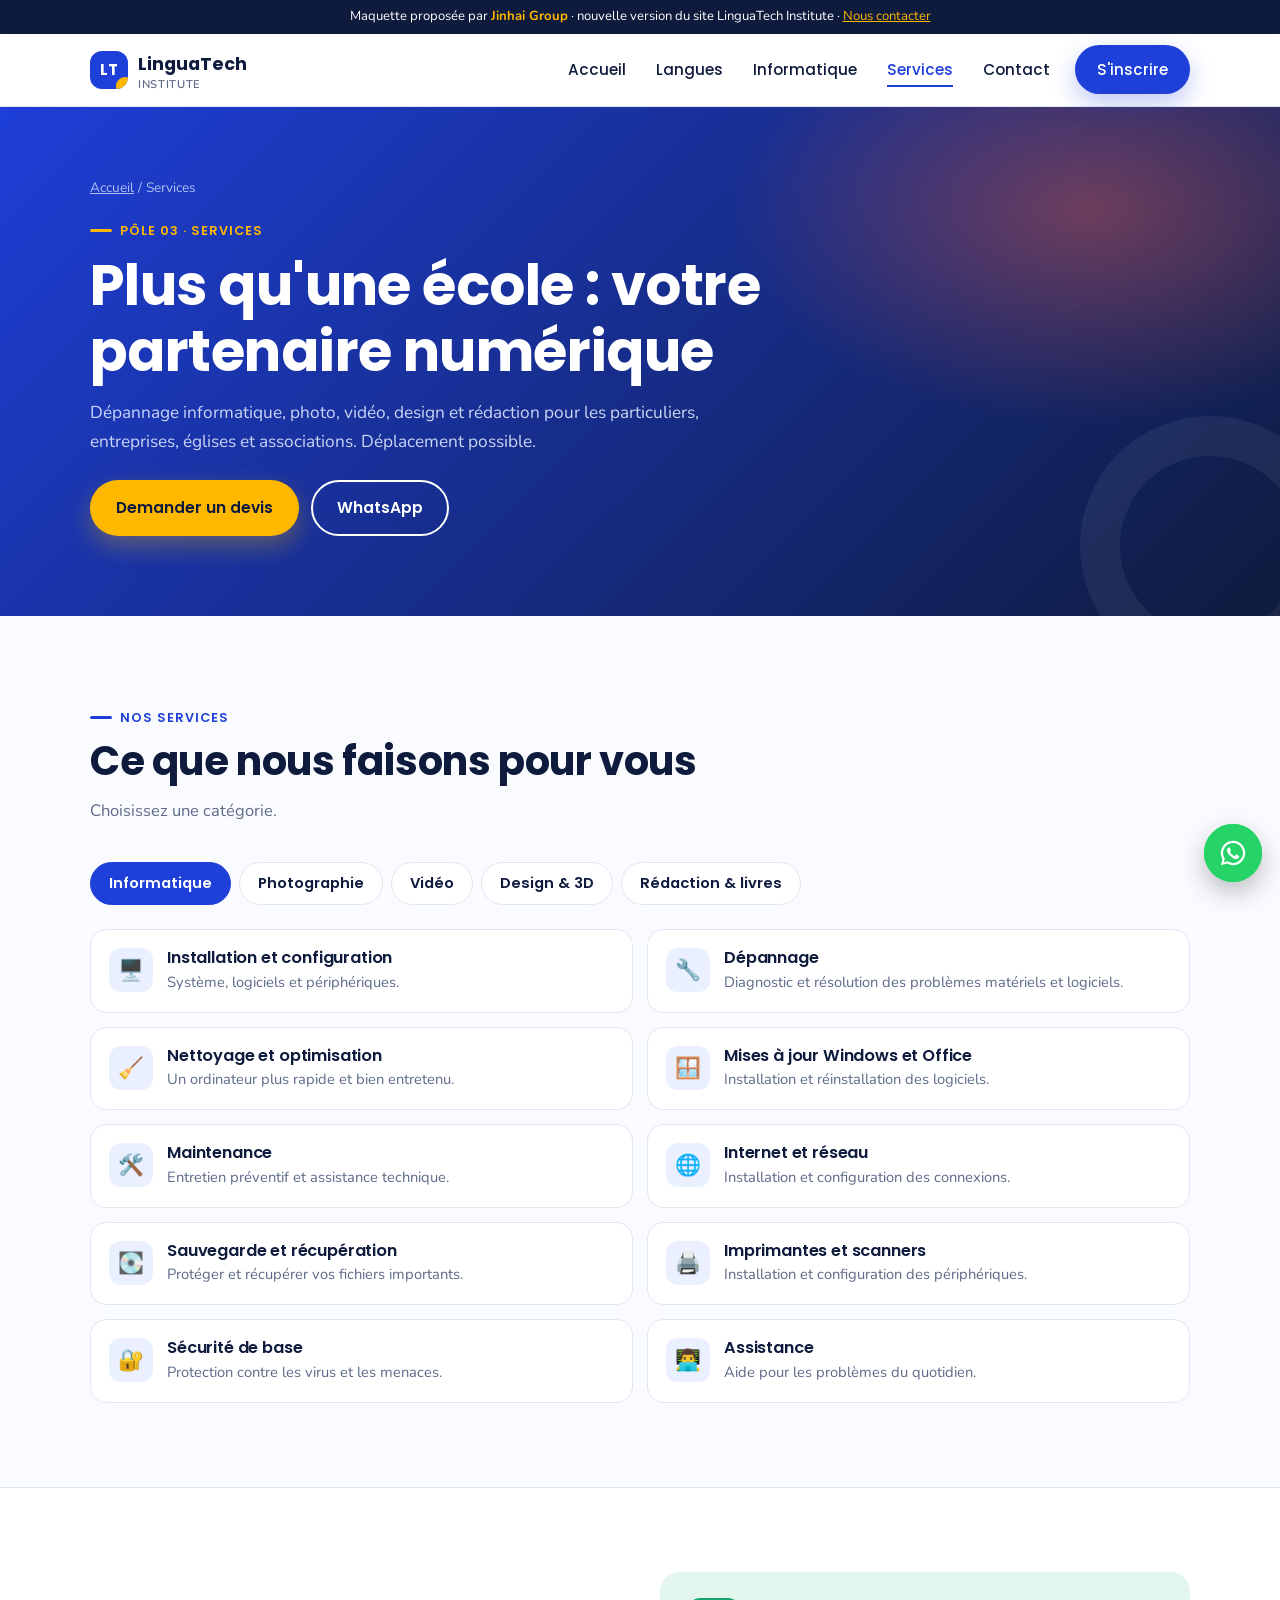
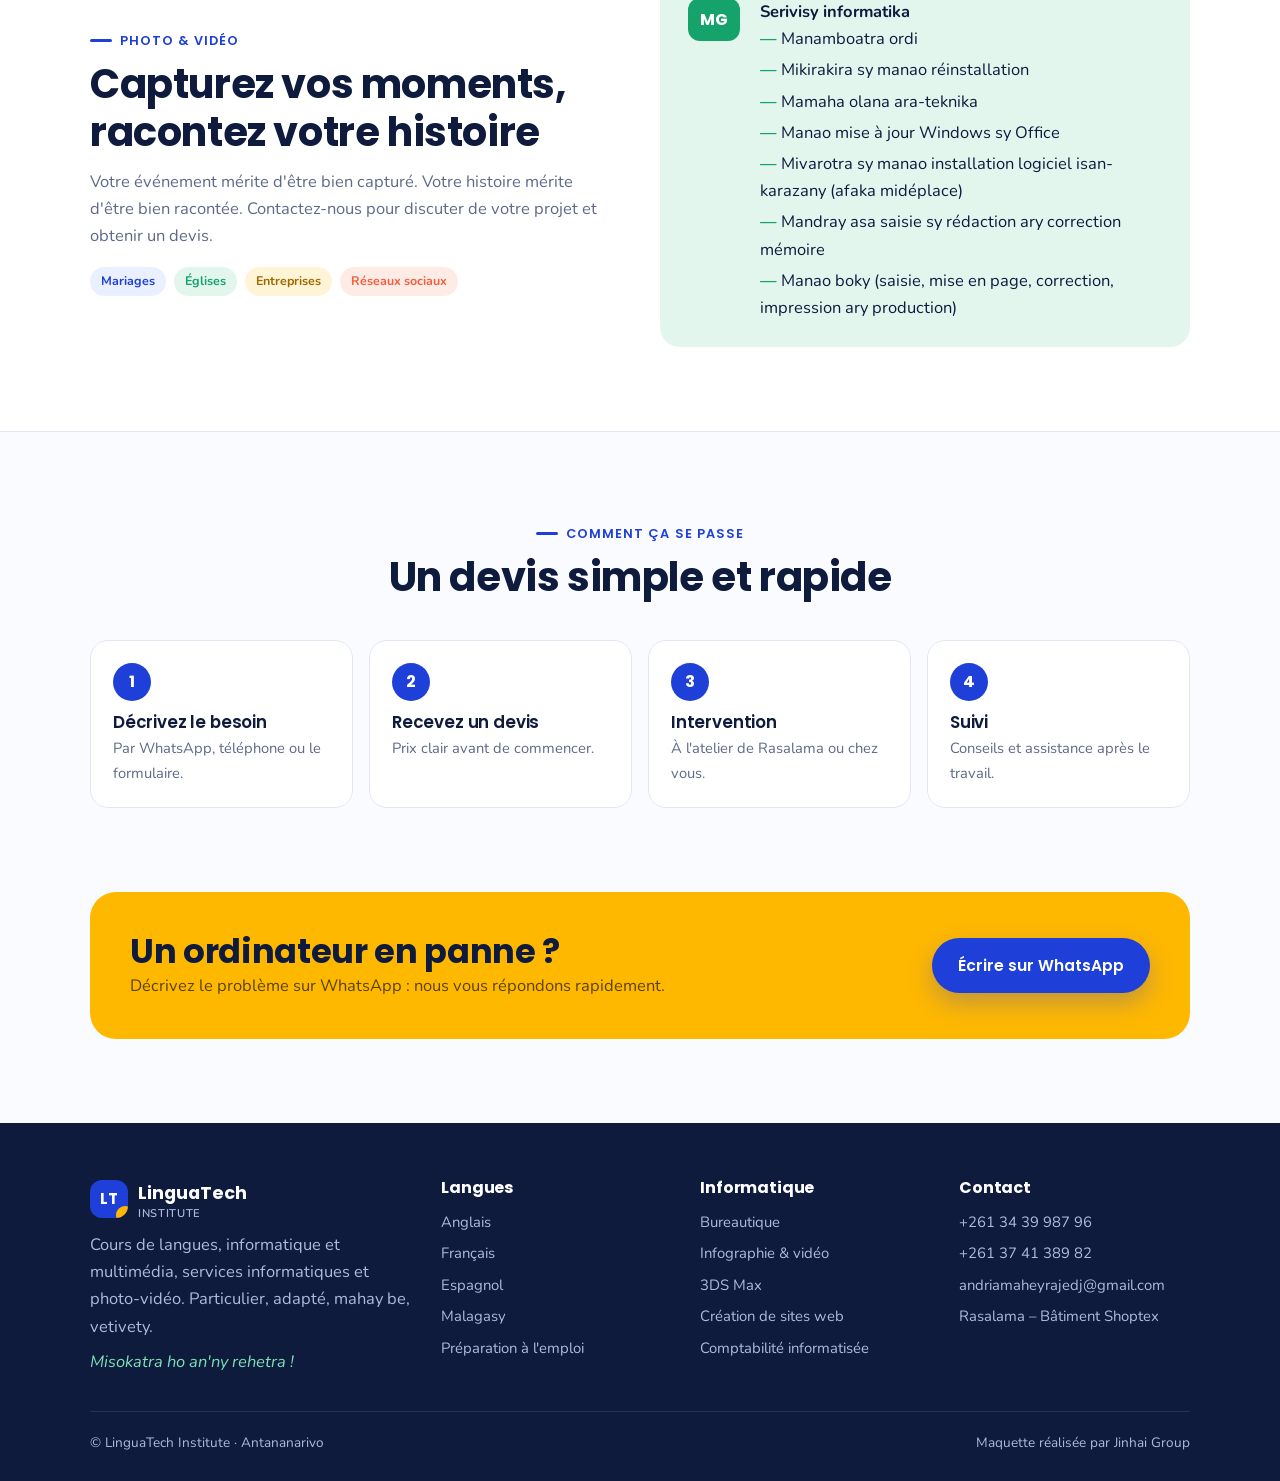
<file: linguatech/services.html>
<!DOCTYPE html>
<html lang="fr">
<head>
<meta charset="utf-8">
<meta name="viewport" content="width=device-width,initial-scale=1">
<meta name="robots" content="noindex, nofollow">
<title>Services informatiques, photo et vidéo – LinguaTech Institute</title>
<meta name="description" content="Dépannage et maintenance informatique, installation de logiciels, photo et production vidéo, graphisme, 3D, saisie et correction de mémoires, édition de livres à Antananarivo.">
<link rel="icon" href="data:image/svg+xml,%3Csvg xmlns='http://www.w3.org/2000/svg' viewBox='0 0 40 40'%3E%3Crect width='40' height='40' rx='12' fill='%231E3FD8'/%3E%3Ctext x='20' y='26' font-size='16' font-family='Arial' font-weight='700' fill='white' text-anchor='middle'%3ELT%3C/text%3E%3C/svg%3E">
<link rel="preconnect" href="https://fonts.googleapis.com">
<link rel="preconnect" href="https://fonts.gstatic.com" crossorigin>
<link href="https://fonts.googleapis.com/css2?family=Nunito:wght@400;600;700&family=Poppins:wght@500;600;700&display=swap" rel="stylesheet">
<link rel="stylesheet" href="style.css">
</head>
<body>
<div class="demo">Maquette proposée par <b>Jinhai Group</b> · nouvelle version du site LinguaTech Institute · <a href="https://wa.me/263782252140?text=Bonjour%20Jinhai%20Group%2C%20je%20viens%20de%20voir%20la%20maquette%20du%20site%20LinguaTech" target="_blank" rel="noopener" style="color:#FFB800;text-decoration:underline">Nous contacter</a></div>
<header>
  <div class="wrap nav">
    <a href="index.html" class="logo" aria-label="LinguaTech Institute, accueil"><span class="mark">LT</span><span>LinguaTech<small>Institute</small></span></a>
    <nav class="menu" id="menu">
      <a href="index.html">Accueil</a>
      <a href="langues.html">Langues</a>
      <a href="informatique.html">Informatique</a>
      <a href="services.html" class="on">Services</a>
      <a href="contact.html">Contact</a>
      <a class="btn btn-blue" href="contact.html#inscription">S'inscrire</a>
    </nav>
    <button class="burger" id="burger" aria-label="Ouvrir le menu" aria-expanded="false" aria-controls="menu"><svg viewBox="0 0 24 24" fill="none" stroke="currentColor" stroke-width="2.2" stroke-linecap="round"><path d="M4 7h16M4 12h16M4 17h16"/></svg></button>
  </div>
</header>
<main>
<script>
window.SV={
 "Informatique":[["🖥️","Installation et configuration","Système, logiciels et périphériques."],["🔧","Dépannage","Diagnostic et résolution des problèmes matériels et logiciels."],["🧹","Nettoyage et optimisation","Un ordinateur plus rapide et bien entretenu."],["🪟","Mises à jour Windows et Office","Installation et réinstallation des logiciels."],["🛠️","Maintenance","Entretien préventif et assistance technique."],["🌐","Internet et réseau","Installation et configuration des connexions."],["💽","Sauvegarde et récupération","Protéger et récupérer vos fichiers importants."],["🖨️","Imprimantes et scanners","Installation et configuration des périphériques."],["🔐","Sécurité de base","Protection contre les virus et les menaces."],["👨‍💻","Assistance","Aide pour les problèmes du quotidien."]],
 "Photographie":[["🧑","Portraits","Individuels, professionnels, photos pour CV et réseaux sociaux."],["👨‍👩‍👧","Familles","Photos de famille et moments importants."],["💍","Mariages et cérémonies","Mariages, anniversaires et cérémonies."],["🎤","Événements","Conférences et activités d'église."],["🛍️","Produits et commerces","Photos pour vendre vos produits."],["✨","Retouche photo","Couleurs, nettoyage et mise en valeur."]],
 "Vidéo":[["🎥","Événements","Mariages, cérémonies, conférences et prédications."],["🗣️","Interviews et témoignages","Pour présenter une entreprise ou un projet."],["📣","Vidéos publicitaires","Pour faire connaître votre activité."],["📱","Réseaux sociaux","Vidéos et clips pour TikTok, Facebook, Instagram et YouTube."],["✂️","Montage et sous-titrage","Montage, sous-titres et adaptation aux différents formats."]],
 "Design & 3D":[["🎨","Flyers et affiches","Supports imprimés et promotionnels."],["🔷","Logos","Une identité visuelle pour votre activité."],["📲","Publications réseaux sociaux","Visuels prêts à publier."],["🧊","Modélisation et animation 3D","Modèles, animations et visualisations."]],
 "Rédaction & livres":[["⌨️","Saisie","Saisie de documents de toutes sortes."],["🎓","Mémoires","Rédaction, mise en page et correction de mémoires."],["📚","Livres","Saisie, mise en page, correction, impression et production."],["🌍","Traductions","Français, anglais, espagnol et malagasy."]]
};
</script>
<section class="phero sv"><div class="deco"></div><div class="wrap">
  <div class="crumb"><a href="index.html">Accueil</a> / Services</div>
  <span class="tag">Pôle 03 · Services</span>
  <h1>Plus qu'une école : votre partenaire numérique</h1>
  <p>Dépannage informatique, photo, vidéo, design et rédaction pour les particuliers, entreprises, églises et associations. Déplacement possible.</p>
  <div class="cta"><a class="btn btn-sun" href="contact.html#services">Demander un devis</a><a class="btn btn-line" href="https://wa.me/261343998796?text=Bonjour%20LinguaTech%2C%20je%20viens%20du%20site%20web%20et%20je%20voudrais%20des%20informations." target="_blank" rel="noopener">WhatsApp</a></div>
</div></section>

<section class="s">
  <div class="wrap" data-tabs="SV">
    <div class="sh rv"><span class="tag">Nos services</span><h2>Ce que nous faisons pour vous</h2><p>Choisissez une catégorie.</p></div>
    <div class="tabs" role="tablist"></div>
    <div class="tabpanel"></div>
  </div>
</section>

<section class="s alt">
  <div class="wrap grid2" style="align-items:center;gap:40px">
    <div class="rv">
      <span class="tag">Photo & vidéo</span>
      <h2 style="margin:10px 0 12px">Capturez vos moments, racontez votre histoire</h2>
      <p class="muted">Votre événement mérite d'être bien capturé. Votre histoire mérite d'être bien racontée. Contactez-nous pour discuter de votre projet et obtenir un devis.</p>
      <div style="display:flex;gap:8px;flex-wrap:wrap;margin-top:18px"><span class="pill">Mariages</span><span class="pill g">Églises</span><span class="pill y">Entreprises</span><span class="pill c">Réseaux sociaux</span></div>
    </div>
    <div class="mgbox rv"><span class="f">MG</span><div><b>Serivisy informatika</b><ul><li>Manamboatra ordi</li><li>Mikirakira sy manao réinstallation</li><li>Mamaha olana ara-teknika</li><li>Manao mise à jour Windows sy Office</li><li>Mivarotra sy manao installation logiciel isan-karazany (afaka midéplace)</li><li>Mandray asa saisie sy rédaction ary correction mémoire</li><li>Manao boky (saisie, mise en page, correction, impression ary production)</li></ul></div></div>
  </div>
</section>

<section class="s">
  <div class="wrap">
    <div class="sh c rv"><span class="tag">Comment ça se passe</span><h2>Un devis simple et rapide</h2></div>
    <div class="steps">
      <div class="step rv"><h3>Décrivez le besoin</h3><p>Par WhatsApp, téléphone ou le formulaire.</p></div>
      <div class="step rv"><h3>Recevez un devis</h3><p>Prix clair avant de commencer.</p></div>
      <div class="step rv"><h3>Intervention</h3><p>À l'atelier de Rasalama ou chez vous.</p></div>
      <div class="step rv"><h3>Suivi</h3><p>Conseils et assistance après le travail.</p></div>
    </div>
  </div>
</section>

<section class="s" style="padding-top:0"><div class="wrap"><div class="band rv"><div><h2>Un ordinateur en panne ?</h2><p>Décrivez le problème sur WhatsApp : nous vous répondons rapidement.</p></div><a class="btn btn-blue" href="https://wa.me/261343998796?text=Bonjour%20LinguaTech%2C%20je%20viens%20du%20site%20web%20et%20je%20voudrais%20des%20informations." target="_blank" rel="noopener">Écrire sur WhatsApp</a></div></div></section>
</main>
<footer>
  <div class="wrap">
    <div class="fgrid">
      <div>
        <a href="index.html" class="logo"><span class="mark">LT</span><span>LinguaTech<small>Institute</small></span></a>
        <p>Cours de langues, informatique et multimédia, services informatiques et photo-vidéo. Particulier, adapté, mahay be, vetivety.</p>
        <p class="mg" style="color:#7EE0B5;margin-top:8px">Misokatra ho an'ny rehetra !</p>
      </div>
      <div><h4>Langues</h4><ul><li><a href="langues.html">Anglais</a></li><li><a href="langues.html">Français</a></li><li><a href="langues.html">Espagnol</a></li><li><a href="langues.html">Malagasy</a></li><li><a href="langues.html#emploi">Préparation à l'emploi</a></li></ul></div>
      <div><h4>Informatique</h4><ul><li><a href="informatique.html">Bureautique</a></li><li><a href="informatique.html">Infographie & vidéo</a></li><li><a href="informatique.html">3DS Max</a></li><li><a href="informatique.html">Création de sites web</a></li><li><a href="informatique.html#compta">Comptabilité informatisée</a></li></ul></div>
      <div><h4>Contact</h4><ul><li>+261 34 39 987 96</li><li>+261 37 41 389 82</li><li style="word-break:break-all">andriamaheyrajedj@gmail.com</li><li>Rasalama – Bâtiment Shoptex</li></ul></div>
    </div>
    <div class="fbot"><span>© LinguaTech Institute · Antananarivo</span><span>Maquette réalisée par Jinhai Group</span></div>
  </div>
</footer>
<a class="wa" href="https://wa.me/261343998796?text=Bonjour%20LinguaTech%2C%20je%20viens%20du%20site%20web%20et%20je%20voudrais%20des%20informations." target="_blank" rel="noopener" aria-label="Écrire sur WhatsApp"><svg viewBox="0 0 32 32" fill="#fff"><path d="M16 3a13 13 0 0 0-11.2 19.6L3 29l6.6-1.7A13 13 0 1 0 16 3zm0 23.6a10.6 10.6 0 0 1-5.4-1.5l-.4-.2-3.9 1 1-3.8-.2-.4A10.6 10.6 0 1 1 16 26.6zm5.8-7.9c-.3-.2-1.9-.9-2.2-1s-.5-.2-.7.2-.8 1-1 1.2-.4.2-.7 0a8.7 8.7 0 0 1-4.3-3.8c-.3-.6.3-.5.9-1.7.1-.2 0-.4 0-.5l-1-2.4c-.3-.6-.5-.5-.7-.5h-.6a1.2 1.2 0 0 0-.9.4 3.6 3.6 0 0 0-1.1 2.7 6.3 6.3 0 0 0 1.3 3.3 14.4 14.4 0 0 0 5.5 4.9c2 .9 2.8 1 3.9.8a3.2 3.2 0 0 0 2.1-1.5 2.6 2.6 0 0 0 .2-1.5c-.1-.1-.3-.2-.6-.4z"/></svg></a>
<script src="app.js"></script>
</body>
</html>
</file>
<file: linguatech/style.css>
:root{
  --blue:#1E3FD8;--blue-d:#122A9C;--ink:#0F1B3D;--sky:#EAF0FF;
  --green:#15A36B;--green-l:#E3F6EE;--sun:#FFB800;--sun-l:#FFF4D6;
  --coral:#F2603D;--coral-l:#FDEBE5;
  --bg:#FAFBFF;--card:#fff;--muted:#5D6A88;--line:#E1E6F2;
  --head:"Poppins",system-ui,sans-serif;--body:"Nunito",system-ui,-apple-system,"Segoe UI",sans-serif;
  --r:18px;--shadow:0 14px 40px rgba(15,27,61,.10)
}
*{box-sizing:border-box;margin:0;padding:0}
html{scroll-behavior:smooth}
body{font-family:var(--body);background:var(--bg);color:var(--ink);line-height:1.65;font-size:16.5px;overflow-x:hidden}
a{color:inherit;text-decoration:none}
img,svg{display:block;max-width:100%}
.wrap{max-width:1140px;margin:0 auto;padding:0 20px}
h1,h2,h3,h4{font-family:var(--head);line-height:1.18;letter-spacing:-.01em}
h1{font-size:clamp(2.1rem,5.2vw,3.5rem);font-weight:700}
h2{font-size:clamp(1.7rem,3.6vw,2.5rem);font-weight:700}
h3{font-size:1.2rem;font-weight:600}
.tag{display:inline-flex;align-items:center;gap:8px;font-family:var(--head);font-weight:600;font-size:.8rem;letter-spacing:.08em;text-transform:uppercase;color:var(--blue)}
.tag::before{content:"";width:22px;height:3px;border-radius:3px;background:currentColor}
.muted{color:var(--muted)}
.mg{font-style:italic;color:var(--green)}

.btn{display:inline-flex;align-items:center;justify-content:center;gap:8px;padding:13px 24px;border-radius:999px;font-family:var(--head);font-weight:600;font-size:.97rem;border:2px solid transparent;cursor:pointer;transition:transform .2s,box-shadow .2s,background .2s;white-space:nowrap}
.btn:hover{transform:translateY(-2px)}
.btn-blue{background:var(--blue);color:#fff;box-shadow:0 10px 24px rgba(30,63,216,.28)}
.btn-blue:hover{background:var(--blue-d)}
.btn-sun{background:var(--sun);color:var(--ink);box-shadow:0 10px 24px rgba(255,184,0,.3)}
.btn-line{border-color:currentColor}
.btn-white{background:#fff;color:var(--blue)}

.demo{background:var(--ink);color:#fff;text-align:center;font-size:.82rem;padding:6px 12px}
.demo b{color:var(--sun)}

/* header */
header{position:sticky;top:0;z-index:50;background:rgba(255,255,255,.92);backdrop-filter:blur(10px);border-bottom:1px solid var(--line);transition:box-shadow .3s}
header.shrink{box-shadow:0 8px 24px rgba(15,27,61,.08)}
.nav{display:flex;align-items:center;justify-content:space-between;height:72px;transition:height .3s;gap:16px}
header.shrink .nav{height:60px}
.logo{display:flex;align-items:center;gap:10px;font-family:var(--head);font-weight:700;font-size:1.1rem;color:var(--ink);white-space:nowrap}
.logo .mark{width:38px;height:38px;border-radius:12px;background:var(--blue);display:grid;place-items:center;color:#fff;font-size:.95rem;font-weight:700;position:relative;overflow:hidden}
.logo .mark::after{content:"";position:absolute;right:-6px;bottom:-6px;width:18px;height:18px;border-radius:50%;background:var(--sun)}
.logo small{display:block;font-family:var(--body);font-weight:600;font-size:.7rem;color:var(--muted);letter-spacing:.06em;text-transform:uppercase;line-height:1}
.menu{display:flex;align-items:center;gap:4px}
.menu a{position:relative;padding:8px 13px;font-family:var(--head);font-weight:500;font-size:.95rem;white-space:nowrap;color:var(--ink)}
.menu a::after{content:"";position:absolute;left:13px;bottom:3px;height:2px;width:0;background:var(--blue);transition:width .25s}
.menu a:hover::after,.menu a.on::after{width:calc(100% - 26px)}
.menu a.on{color:var(--blue)}
.menu .btn{margin-left:8px;padding:10px 20px}
.menu a.btn,.menu a.btn.on{color:#fff}
.menu .btn::after{display:none}
.burger{display:none;background:var(--sky);border:0;border-radius:12px;width:44px;height:44px;cursor:pointer;color:var(--blue)}
.burger svg{width:24px;height:24px;margin:auto}

/* hero slider */
.slider{position:relative;background:var(--ink);color:#fff;overflow:hidden;min-height:560px}
.slide{position:absolute;inset:0;opacity:0;visibility:hidden;transition:opacity .9s,visibility .9s}
.slide.on{opacity:1;visibility:visible;position:relative}
.slide .bgz{position:absolute;inset:-5%;transform:scale(1.15);transition:transform 6s ease-out}
.slide.on .bgz{transform:scale(1)}
.s1 .bgz{background:radial-gradient(700px 420px at 80% 30%,rgba(255,184,0,.35),transparent 60%),radial-gradient(600px 400px at 10% 90%,rgba(30,63,216,.7),transparent 60%),var(--ink)}
.s2 .bgz{background:radial-gradient(700px 420px at 80% 30%,rgba(21,163,107,.38),transparent 60%),radial-gradient(600px 400px at 10% 90%,rgba(30,63,216,.7),transparent 60%),var(--ink)}
.s3 .bgz{background:radial-gradient(700px 420px at 80% 30%,rgba(242,96,61,.38),transparent 60%),radial-gradient(600px 400px at 10% 90%,rgba(30,63,216,.7),transparent 60%),var(--ink)}
.slide .wrap{position:relative;display:grid;grid-template-columns:1.1fr .9fr;gap:40px;align-items:center;padding-top:70px;padding-bottom:170px}
.slide .tag{color:var(--sun)}
.slide h1{margin:14px 0 16px}
.slide p.lead{color:#CBD5F5;font-size:1.1rem;max-width:540px}
.slide .cta{display:flex;gap:12px;flex-wrap:wrap;margin-top:26px}
.slide .cta .btn-line{color:#fff}
.slide .txt>*{opacity:0;transform:translateY(24px);transition:opacity .7s,transform .7s cubic-bezier(.2,.8,.2,1)}
.slide.on .txt>*{opacity:1;transform:none}
.slide.on .txt>*:nth-child(2){transition-delay:.12s}.slide.on .txt>*:nth-child(3){transition-delay:.24s}.slide.on .txt>*:nth-child(4){transition-delay:.36s}
.scene{position:relative;height:360px}
.bubble{position:absolute;background:#fff;color:var(--ink);border-radius:18px;padding:12px 16px;font-weight:700;box-shadow:0 18px 40px rgba(0,0,0,.25);animation:bob 4.5s ease-in-out infinite;display:flex;align-items:center;gap:10px;white-space:nowrap}
.bubble .fl{font-family:var(--head);font-size:.72rem;border-radius:8px;padding:3px 7px;color:#fff}
@keyframes bob{50%{transform:translateY(-10px)}}
.b1{top:6%;left:4%}.b2{top:30%;right:2%;animation-delay:.8s}.b3{top:56%;left:10%;animation-delay:1.6s}.b4{bottom:4%;right:12%;animation-delay:2.4s}
.screen{position:absolute;inset:6% 6% 14%;background:#fff;border-radius:16px;box-shadow:0 24px 60px rgba(0,0,0,.35);overflow:hidden;color:var(--ink)}
.screen .bar{height:28px;background:var(--sky);display:flex;gap:6px;align-items:center;padding:0 12px}
.screen .bar i{width:9px;height:9px;border-radius:50%;background:#C4CCE4}
.screen .body{padding:16px;display:grid;gap:10px}
.screen .row{height:12px;border-radius:6px;background:var(--line)}
.screen .cells{display:grid;grid-template-columns:repeat(4,1fr);gap:6px}
.screen .cells span{height:26px;border-radius:6px;background:var(--sky);font-size:.7rem;display:grid;place-items:center;font-weight:700;color:var(--blue)}
.screen .cells span.g{background:var(--green-l);color:var(--green)}
.screen .cells span.y{background:var(--sun-l);color:#9A6B00}
.chip{position:absolute;background:var(--sun);color:var(--ink);border-radius:999px;padding:8px 14px;font-family:var(--head);font-weight:600;font-size:.85rem;animation:bob 4s ease-in-out infinite;box-shadow:0 12px 30px rgba(0,0,0,.25)}
.tool{position:absolute;inset:10% 12%;display:grid;grid-template-columns:repeat(3,1fr);gap:14px}
.tool div{background:rgba(255,255,255,.08);border:1px solid rgba(255,255,255,.18);border-radius:18px;display:grid;place-items:center;padding:14px;text-align:center;font-weight:700;font-size:.85rem;animation:bob 5s ease-in-out infinite}
.tool div:nth-child(2n){animation-delay:.7s}.tool div:nth-child(3n){animation-delay:1.4s}
.tool svg{width:34px;height:34px;margin-bottom:6px;color:var(--sun)}
.ctrl{position:absolute;left:0;right:0;bottom:84px;z-index:3}
.ctrl .wrap{display:flex;align-items:center;gap:14px}
.arrow{width:42px;height:42px;border-radius:50%;border:1.5px solid rgba(255,255,255,.4);background:none;color:#fff;font-size:1.3rem;cursor:pointer;transition:background .2s}
.arrow:hover{background:rgba(255,255,255,.12)}
.dots{display:flex;gap:8px}
.dots button{width:44px;height:5px;border:0;border-radius:5px;background:rgba(255,255,255,.25);cursor:pointer;position:relative;overflow:hidden}
.dots button.on::after{content:"";position:absolute;inset:0;background:var(--sun);transform-origin:left;animation:prog 6s linear forwards}
@keyframes prog{from{transform:scaleX(0)}to{transform:scaleX(1)}}

/* page hero */
.phero{position:relative;color:#fff;padding:70px 0 80px;overflow:hidden}
.phero.lg{background:radial-gradient(600px 360px at 85% 20%,rgba(255,184,0,.35),transparent 60%),linear-gradient(135deg,var(--blue),var(--ink))}
.phero.it{background:radial-gradient(600px 360px at 85% 20%,rgba(21,163,107,.4),transparent 60%),linear-gradient(135deg,var(--blue),var(--ink))}
.phero.sv{background:radial-gradient(600px 360px at 85% 20%,rgba(242,96,61,.4),transparent 60%),linear-gradient(135deg,var(--blue),var(--ink))}
.phero.ct{background:radial-gradient(600px 360px at 85% 20%,rgba(255,255,255,.18),transparent 60%),linear-gradient(135deg,var(--blue),var(--ink))}
.phero .tag{color:var(--sun)}
.phero h1{margin:12px 0 14px;max-width:760px}
.phero p{color:#CBD5F5;max-width:640px;font-size:1.08rem}
.crumb{font-size:.85rem;color:#AFC0F2;margin-bottom:14px}
.crumb a{text-decoration:underline}
.phero .cta{display:flex;gap:12px;flex-wrap:wrap;margin-top:24px}
.phero .cta .btn-line{color:#fff}
.phero .deco{position:absolute;right:-60px;bottom:-60px;width:260px;height:260px;border-radius:50%;border:40px solid rgba(255,255,255,.06)}

/* sections */
section.s{padding:84px 0}
section.alt{background:#fff;border-top:1px solid var(--line);border-bottom:1px solid var(--line)}
.sh{max-width:700px;margin-bottom:38px}
.sh.c{text-align:center;margin-left:auto;margin-right:auto}
.sh h2{margin:10px 0 12px}
.sh p{color:var(--muted)}

.stats{display:grid;grid-template-columns:repeat(4,1fr);gap:16px;margin-top:-56px;position:relative;z-index:4}
.stat{background:#fff;border-radius:var(--r);padding:22px;box-shadow:var(--shadow);text-align:center}
.stat b{font-family:var(--head);font-size:2.1rem;color:var(--blue);display:block;line-height:1.1}
.stat span{color:var(--muted);font-size:.92rem}

.cats{display:grid;grid-template-columns:repeat(3,1fr);gap:22px}
.cat{position:relative;background:#fff;border:1px solid var(--line);border-radius:22px;padding:30px 26px;transition:transform .3s,box-shadow .3s,border-color .3s;display:flex;flex-direction:column;overflow:hidden}
.cat:hover{transform:translateY(-6px);box-shadow:var(--shadow);border-color:transparent}
.cat .ic{width:60px;height:60px;border-radius:18px;display:grid;place-items:center;margin-bottom:18px;transition:transform .3s}
.cat:hover .ic{transform:rotate(-8deg) scale(1.05)}
.cat .ic svg{width:30px;height:30px}
.cat.l .ic{background:var(--sun-l);color:#B07A00}
.cat.i .ic{background:var(--green-l);color:var(--green)}
.cat.v .ic{background:var(--coral-l);color:var(--coral)}
.cat h3{font-size:1.4rem;margin-bottom:8px}
.cat p{color:var(--muted);margin-bottom:16px}
.cat ul{list-style:none;display:grid;gap:7px;margin-bottom:22px}
.cat li{display:flex;gap:10px;font-size:.95rem}
.cat li::before{content:"";flex-shrink:0;width:7px;height:7px;border-radius:50%;background:var(--blue);margin-top:9px}
.cat .go{margin-top:auto;font-family:var(--head);font-weight:600;color:var(--blue);display:inline-flex;gap:8px;align-items:center}
.cat .go span{transition:transform .25s}
.cat:hover .go span{transform:translateX(5px)}
.cat .num{position:absolute;right:20px;top:14px;font-family:var(--head);font-weight:700;font-size:3.6rem;color:var(--sky);line-height:1}

.grid2{display:grid;grid-template-columns:1fr 1fr;gap:20px}
.grid3{display:grid;grid-template-columns:repeat(3,1fr);gap:20px}
.card{background:#fff;border:1px solid var(--line);border-radius:var(--r);padding:24px;transition:transform .3s,box-shadow .3s,border-color .3s}
.card:hover{transform:translateY(-5px);box-shadow:var(--shadow);border-color:transparent}
.card .ic{width:48px;height:48px;border-radius:14px;background:var(--sky);color:var(--blue);display:grid;place-items:center;margin-bottom:14px;font-size:1.4rem}
.card h3{margin-bottom:6px}
.card p{color:var(--muted);font-size:.95rem}
.card .meta{margin-top:12px;display:flex;flex-wrap:wrap;gap:6px}
.pill{font-size:.78rem;font-weight:700;border-radius:999px;padding:4px 11px;background:var(--sky);color:var(--blue)}
.pill.g{background:var(--green-l);color:var(--green)}
.pill.y{background:var(--sun-l);color:#9A6B00}
.pill.c{background:var(--coral-l);color:var(--coral)}

/* next class */
.next{background:linear-gradient(135deg,var(--blue),var(--blue-d));color:#fff;border-radius:26px;padding:40px;display:grid;grid-template-columns:1.2fr 1fr;gap:34px;align-items:center;position:relative;overflow:hidden}
.next::after{content:"";position:absolute;right:-70px;top:-70px;width:220px;height:220px;border-radius:50%;background:rgba(255,184,0,.22)}
.next .tag{color:var(--sun)}
.next h2{margin:10px 0}
.next p{color:#D7E0FF}
.next .cta{margin-top:22px;display:flex;gap:12px;flex-wrap:wrap}
.sched{position:relative;z-index:1;background:#fff;color:var(--ink);border-radius:18px;overflow:hidden}
.sched div{display:flex;justify-content:space-between;gap:12px;padding:14px 20px;border-bottom:1px solid var(--line)}
.sched div:last-child{border:0}
.sched span{color:var(--muted)}
.sched b{text-align:right;font-family:var(--head);font-weight:600}
.hot{display:inline-block;margin-top:12px;background:rgba(255,255,255,.14);padding:5px 12px;border-radius:999px;font-size:.88rem}

/* tabs */
.tabs{display:flex;gap:8px;flex-wrap:wrap;margin-bottom:24px}
.tabs button{background:#fff;border:1.5px solid var(--line);border-radius:999px;padding:10px 18px;font:600 .92rem var(--head);color:var(--ink);cursor:pointer;transition:background .2s,color .2s,border-color .2s}
.tabs button:hover{border-color:var(--blue)}
.tabs button.on{background:var(--blue);color:#fff;border-color:var(--blue)}
.tabpanel{display:grid;grid-template-columns:repeat(2,1fr);gap:14px}
.item{display:flex;gap:14px;align-items:flex-start;background:#fff;border:1px solid var(--line);border-radius:16px;padding:18px;animation:fadeUp .5s both}
@keyframes fadeUp{from{opacity:0;transform:translateY(14px)}to{opacity:1;transform:none}}
.item .em{flex-shrink:0;width:44px;height:44px;border-radius:12px;background:var(--sky);display:grid;place-items:center;font-size:1.3rem}
.item h4{font-size:1.02rem;margin-bottom:2px;font-weight:600}
.item p{color:var(--muted);font-size:.92rem}

/* skills list */
.skills{display:grid;grid-template-columns:repeat(5,1fr);gap:12px}
.skill{background:#fff;border:1px solid var(--line);border-radius:16px;padding:16px;text-align:center;transition:transform .25s,border-color .25s}
.skill:hover{transform:translateY(-4px);border-color:var(--blue)}
.skill .e{font-size:1.6rem}
.skill b{display:block;font-family:var(--head);font-weight:600;font-size:.92rem;margin-top:6px}
.skill small{color:var(--muted);font-size:.8rem;line-height:1.35;display:block;margin-top:2px}

.langs{display:grid;grid-template-columns:repeat(4,1fr);gap:16px}
.lang{border-radius:20px;padding:24px;color:#fff;position:relative;overflow:hidden;transition:transform .3s}
.lang:hover{transform:translateY(-5px)}
.lang .code{font-family:var(--head);font-weight:700;font-size:2.6rem;opacity:.25;position:absolute;right:16px;top:6px}
.lang h3{font-size:1.3rem}
.lang p{font-size:.92rem;opacity:.9;margin-top:6px}
.lang em{display:block;margin-top:14px;font-style:normal;font-weight:700}
.lang.mg{background:linear-gradient(135deg,#15A36B,#0C7A4F)}
.lang.fr{background:linear-gradient(135deg,#1E3FD8,#122A9C)}
.lang.en{background:linear-gradient(135deg,#F2603D,#C8411F)}
.lang.es{background:linear-gradient(135deg,#E8A100,#B37800);color:#fff}

/* steps */
.steps{display:grid;grid-template-columns:repeat(4,1fr);gap:16px;counter-reset:st}
.step{background:#fff;border:1px solid var(--line);border-radius:18px;padding:22px;position:relative}
.step::before{counter-increment:st;content:counter(st);width:38px;height:38px;border-radius:50%;background:var(--blue);color:#fff;display:grid;place-items:center;font-family:var(--head);font-weight:700;margin-bottom:12px}
.step h3{font-size:1.05rem;margin-bottom:4px}
.step p{color:var(--muted);font-size:.92rem}

/* malagasy box */
.mgbox{background:var(--green-l);border-radius:20px;padding:26px 28px;display:grid;grid-template-columns:auto 1fr;gap:20px;align-items:start}
.mgbox .f{font-family:var(--head);font-weight:700;background:var(--green);color:#fff;border-radius:12px;padding:8px 12px}
.mgbox ul{list-style:none;display:grid;gap:4px}
.mgbox li::before{content:"— ";color:var(--green);font-weight:700}

/* faq */
.faq{max-width:820px;margin:0 auto;display:grid;gap:12px}
details{background:#fff;border:1px solid var(--line);border-radius:16px;padding:0 22px;transition:box-shadow .2s}
details[open]{box-shadow:var(--shadow);border-color:transparent}
summary{list-style:none;cursor:pointer;padding:18px 0;font-family:var(--head);font-weight:600;display:flex;justify-content:space-between;gap:16px;align-items:center}
summary::-webkit-details-marker{display:none}
summary::after{content:"+";font-size:1.5rem;color:var(--blue);transition:transform .25s;line-height:1}
details[open] summary::after{transform:rotate(45deg)}
details p{padding:0 0 18px;color:var(--muted)}

/* quote */
.quote{text-align:center;max-width:760px;margin:0 auto}
.quote blockquote{font-family:var(--head);font-weight:500;font-size:clamp(1.25rem,2.6vw,1.7rem);line-height:1.4}
.quote cite{display:block;margin-top:10px;color:var(--muted);font-style:normal}
.motto{display:flex;justify-content:center;flex-wrap:wrap;gap:10px;margin-top:24px}
.motto span{background:#fff;border:1px solid var(--line);border-radius:999px;padding:7px 15px;font-size:.92rem}
.motto b{color:var(--blue);font-family:var(--head)}

/* cta band */
.band{background:var(--sun);border-radius:26px;padding:40px;display:flex;justify-content:space-between;align-items:center;gap:24px;flex-wrap:wrap}
.band h2{font-size:clamp(1.5rem,3vw,2.1rem)}
.band p{color:#5A4300}

/* contact */
.contact{display:grid;grid-template-columns:1fr 1.15fr;gap:22px}
.info{display:grid;gap:14px}
.info a,.info div{display:flex;gap:14px;align-items:center;background:#fff;border:1px solid var(--line);border-radius:16px;padding:16px 18px;transition:border-color .2s}
.info a:hover{border-color:var(--blue)}
.info .ic{width:42px;height:42px;border-radius:12px;background:var(--sky);color:var(--blue);display:grid;place-items:center;flex-shrink:0}
.info .ic svg{width:20px;height:20px}
.info small{display:block;color:var(--muted);font-size:.8rem}
.info b{font-family:var(--head);font-weight:600;word-break:break-word}
form{display:grid;gap:14px}
.f2{display:grid;grid-template-columns:1fr 1fr;gap:14px}
label{display:block;font-size:.88rem;font-weight:700;margin-bottom:5px}
input,select,textarea{width:100%;font:inherit;padding:12px 14px;border:1.5px solid var(--line);border-radius:12px;background:var(--bg);color:var(--ink)}
input:focus,select:focus,textarea:focus{outline:none;border-color:var(--blue);box-shadow:0 0 0 4px rgba(30,63,216,.12)}
.hp{position:absolute;left:-9999px}
.note{display:none;background:var(--green-l);color:#0C6B45;border-radius:12px;padding:12px 14px;font-size:.92rem}
.note.show{display:block;animation:fadeUp .4s}
.chooser{display:grid;grid-template-columns:repeat(3,1fr);gap:10px}
.chooser label{margin:0;cursor:pointer}
.chooser input{position:absolute;opacity:0;width:1px;height:1px}
.chooser span{display:block;text-align:center;border:1.5px solid var(--line);border-radius:14px;padding:12px 8px;font-family:var(--head);font-weight:600;font-size:.9rem;transition:border-color .2s,background .2s}
.chooser input:checked+span{border-color:var(--blue);background:var(--sky);color:var(--blue)}
.chooser input:focus-visible+span{box-shadow:0 0 0 4px rgba(30,63,216,.2)}
.hours{display:grid;gap:0;background:#fff;border:1px solid var(--line);border-radius:16px;overflow:hidden}
.hours div{display:flex;justify-content:space-between;padding:13px 18px;border-bottom:1px solid var(--line);gap:12px}
.hours div:last-child{border:0}

/* footer */
footer{background:var(--ink);color:#AFBADB;padding:56px 0 26px;margin-top:0}
.fgrid{display:grid;grid-template-columns:1.4fr 1fr 1fr 1fr;gap:28px}
footer h4{color:#fff;font-size:1rem;margin-bottom:12px}
footer ul{list-style:none;display:grid;gap:7px;font-size:.93rem}
footer a:hover{color:var(--sun)}
footer .logo{color:#fff;margin-bottom:12px}
footer .logo small{color:#AFBADB}
.fbot{border-top:1px solid rgba(255,255,255,.1);margin-top:36px;padding-top:20px;display:flex;justify-content:space-between;gap:12px;flex-wrap:wrap;font-size:.85rem}

/* whatsapp */
.wa{position:fixed;right:18px;bottom:18px;z-index:60;width:58px;height:58px;border-radius:50%;background:#25D366;display:grid;place-items:center;box-shadow:0 10px 26px rgba(0,0,0,.25)}
.wa::before{content:"";position:absolute;inset:0;border-radius:50%;border:2px solid #25D366;animation:pulse 2s infinite}
@keyframes pulse{from{transform:scale(1);opacity:.8}to{transform:scale(1.6);opacity:0}}
.wa svg{width:30px;height:30px}

/* reveal */
.rv{opacity:0;transform:translateY(34px);transition:opacity .8s,transform .8s cubic-bezier(.2,.8,.2,1)}
.rv.in{opacity:1;transform:none}

@media (max-width:1120px) and (min-width:861px){.menu a{padding:8px 9px;font-size:.9rem}.menu .btn{padding:9px 16px}}
@media (max-width:980px){
  .cats,.grid3{grid-template-columns:1fr 1fr}
  .skills{grid-template-columns:repeat(3,1fr)}
  .langs,.steps{grid-template-columns:1fr 1fr}
  .fgrid{grid-template-columns:1fr 1fr}
}
@media (max-width:860px){
  .burger{display:grid}
  .menu{position:absolute;top:100%;left:0;right:0;flex-direction:column;align-items:stretch;background:#fff;padding:12px 20px 22px;border-bottom:1px solid var(--line);box-shadow:0 20px 30px rgba(15,27,61,.1);transform:translateY(-110%);visibility:hidden;transition:transform .35s,visibility .35s;z-index:-1}
  .menu.open{transform:none;visibility:visible}
  .menu a{padding:13px 6px;border-bottom:1px solid var(--line)}
  .menu a::after{display:none}
  .menu .btn{margin:12px 0 0}
  .slide .wrap,.next,.contact,.grid2{grid-template-columns:1fr}
  .scene{height:280px}
  .stats{grid-template-columns:1fr 1fr}
  .tabpanel{grid-template-columns:1fr}
}
@media (max-width:600px){
  body{font-size:16px}
  .cats,.grid3,.langs,.steps{grid-template-columns:1fr}
  .skills{grid-template-columns:1fr 1fr}
  .slide .wrap{padding-top:44px;padding-bottom:150px;gap:20px}
  .slider{min-height:0}
  .scene{height:240px}
  .bubble{font-size:.85rem;padding:9px 12px}
  section.s{padding:60px 0}
  .next,.band{padding:26px}
  .f2,.chooser{grid-template-columns:1fr}
  .mgbox{grid-template-columns:1fr}
  .fgrid{grid-template-columns:1fr}
  .phero{padding:50px 0 60px}
  .sched div{flex-direction:column;gap:0}
  .sched b{text-align:left}
}
@media (prefers-reduced-motion:reduce){
  *{animation:none!important;transition:none!important;scroll-behavior:auto!important}
  .rv,.slide .txt>*{opacity:1;transform:none}
}

/* course cards (informatique) */
.group{margin-top:46px}
.group:first-of-type{margin-top:0}
.ghead{display:flex;align-items:center;gap:14px;margin-bottom:18px}
.ghead .gi{width:46px;height:46px;border-radius:14px;display:grid;place-items:center;font-size:1.35rem;background:var(--sky)}
.ghead h3{font-size:1.35rem}
.ghead p{color:var(--muted);font-size:.93rem}
.courses{display:grid;grid-template-columns:repeat(3,1fr);gap:18px}
.course{background:#fff;border:1px solid var(--line);border-radius:20px;overflow:hidden;display:flex;flex-direction:column;transition:transform .3s,box-shadow .3s,border-color .3s}
.course:hover{transform:translateY(-6px);box-shadow:var(--shadow);border-color:transparent}
.course .top{padding:20px 22px 16px;position:relative;color:#fff;min-height:112px;display:flex;flex-direction:column;justify-content:flex-end}
.course .top .e{position:absolute;right:16px;top:12px;font-size:2.2rem;transition:transform .3s}
.course:hover .top .e{transform:rotate(-10deg) scale(1.1)}
.course .top small{font-family:var(--head);font-weight:600;font-size:.72rem;letter-spacing:.08em;text-transform:uppercase;opacity:.85}
.course .top h4{font-size:1.18rem;font-weight:700;margin-top:2px}
.c-blue .top{background:linear-gradient(135deg,#1E3FD8,#122A9C)}
.c-green .top{background:linear-gradient(135deg,#15A36B,#0C7A4F)}
.c-coral .top{background:linear-gradient(135deg,#F2603D,#C8411F)}
.c-sun .top{background:linear-gradient(135deg,#E8A100,#B37800)}
.c-ink .top{background:linear-gradient(135deg,#2B3A67,#0F1B3D)}
.course .bd{padding:18px 22px 22px;display:flex;flex-direction:column;flex:1}
.course .bd p{color:var(--muted);font-size:.93rem}
.course ul{list-style:none;display:grid;gap:5px;margin:12px 0 16px;font-size:.9rem}
.course li{display:flex;gap:8px}
.course li::before{content:"✓";color:var(--green);font-weight:700}
.course .ft{margin-top:auto;display:flex;justify-content:space-between;align-items:center;gap:10px;padding-top:14px;border-top:1px solid var(--line)}
.course .ft a{font-family:var(--head);font-weight:600;font-size:.9rem;color:var(--blue);white-space:nowrap}
.course .ft a:hover{text-decoration:underline}
.course .badge{font-size:.72rem;font-weight:700;border-radius:999px;padding:3px 9px;background:var(--sun);color:var(--ink);position:absolute;left:22px;top:14px}
@media (max-width:980px){.courses{grid-template-columns:1fr 1fr}}
@media (max-width:600px){.courses{grid-template-columns:1fr}}
</file>
